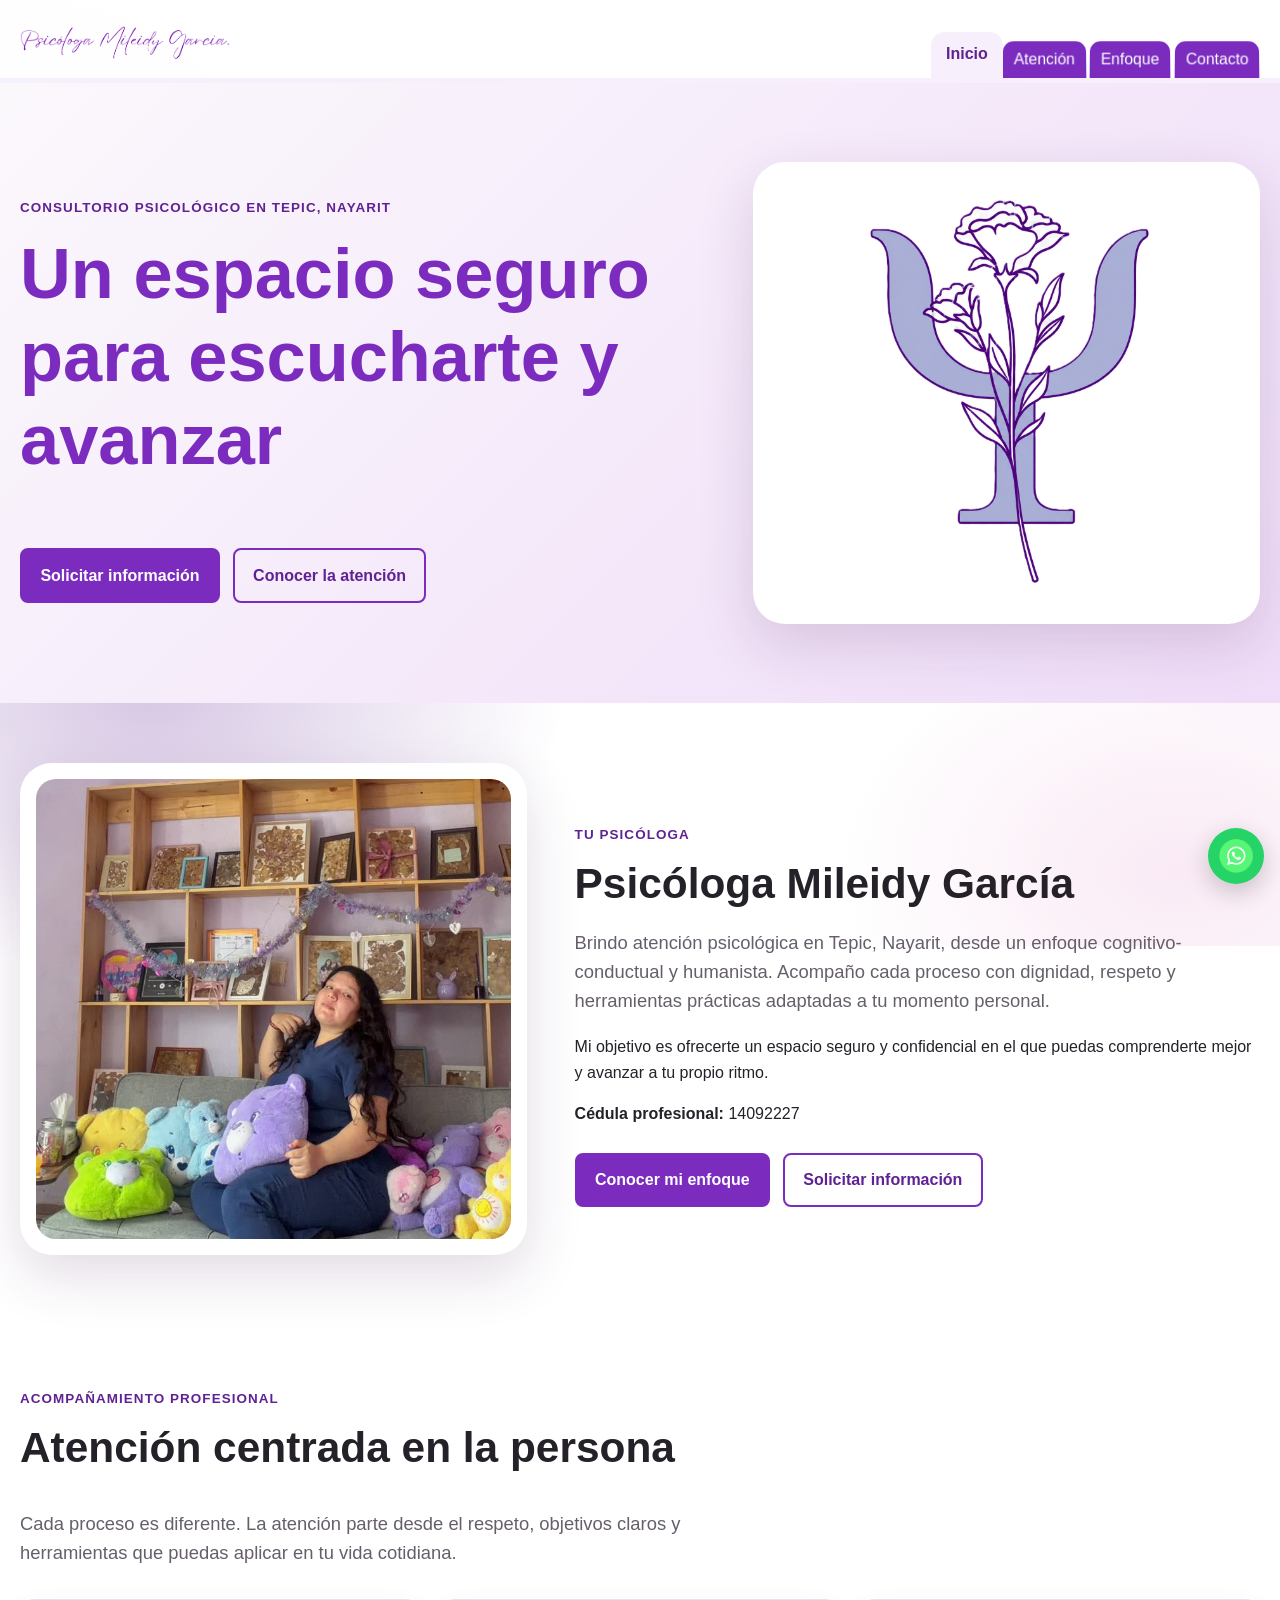
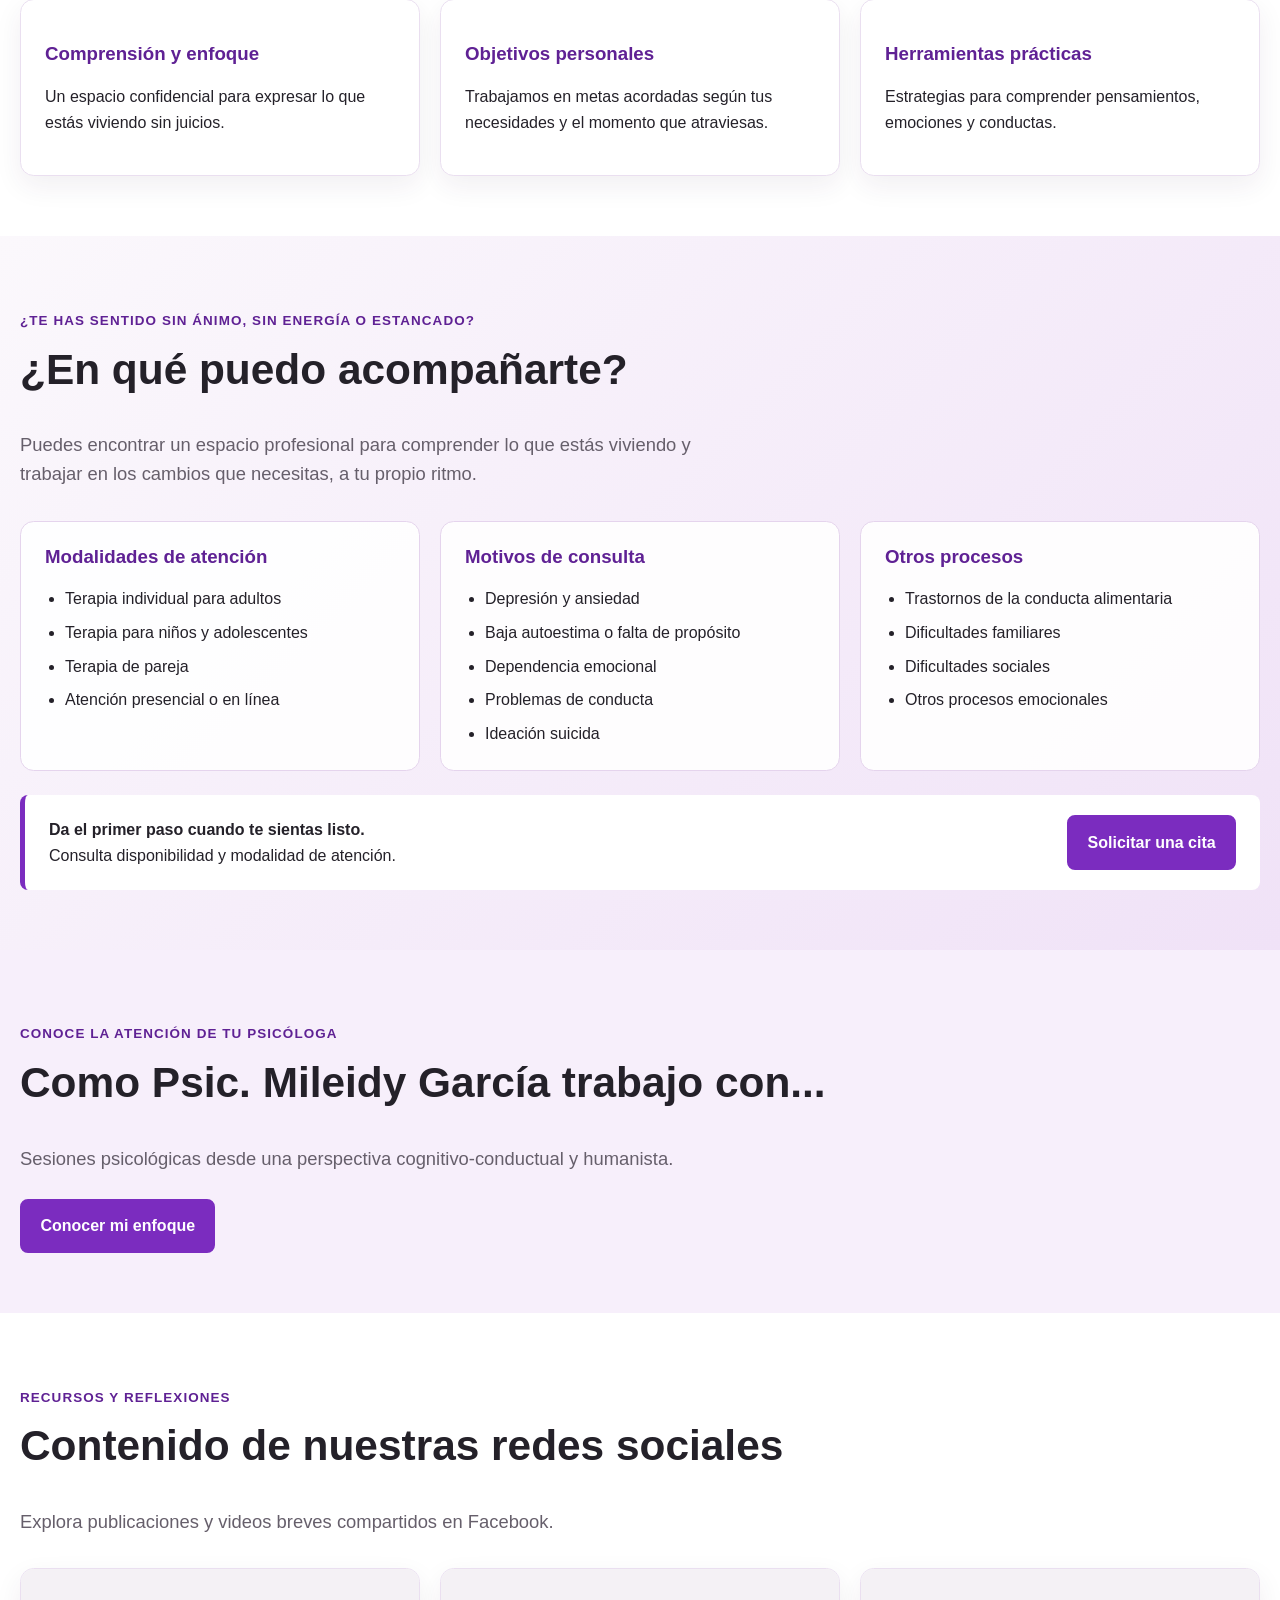
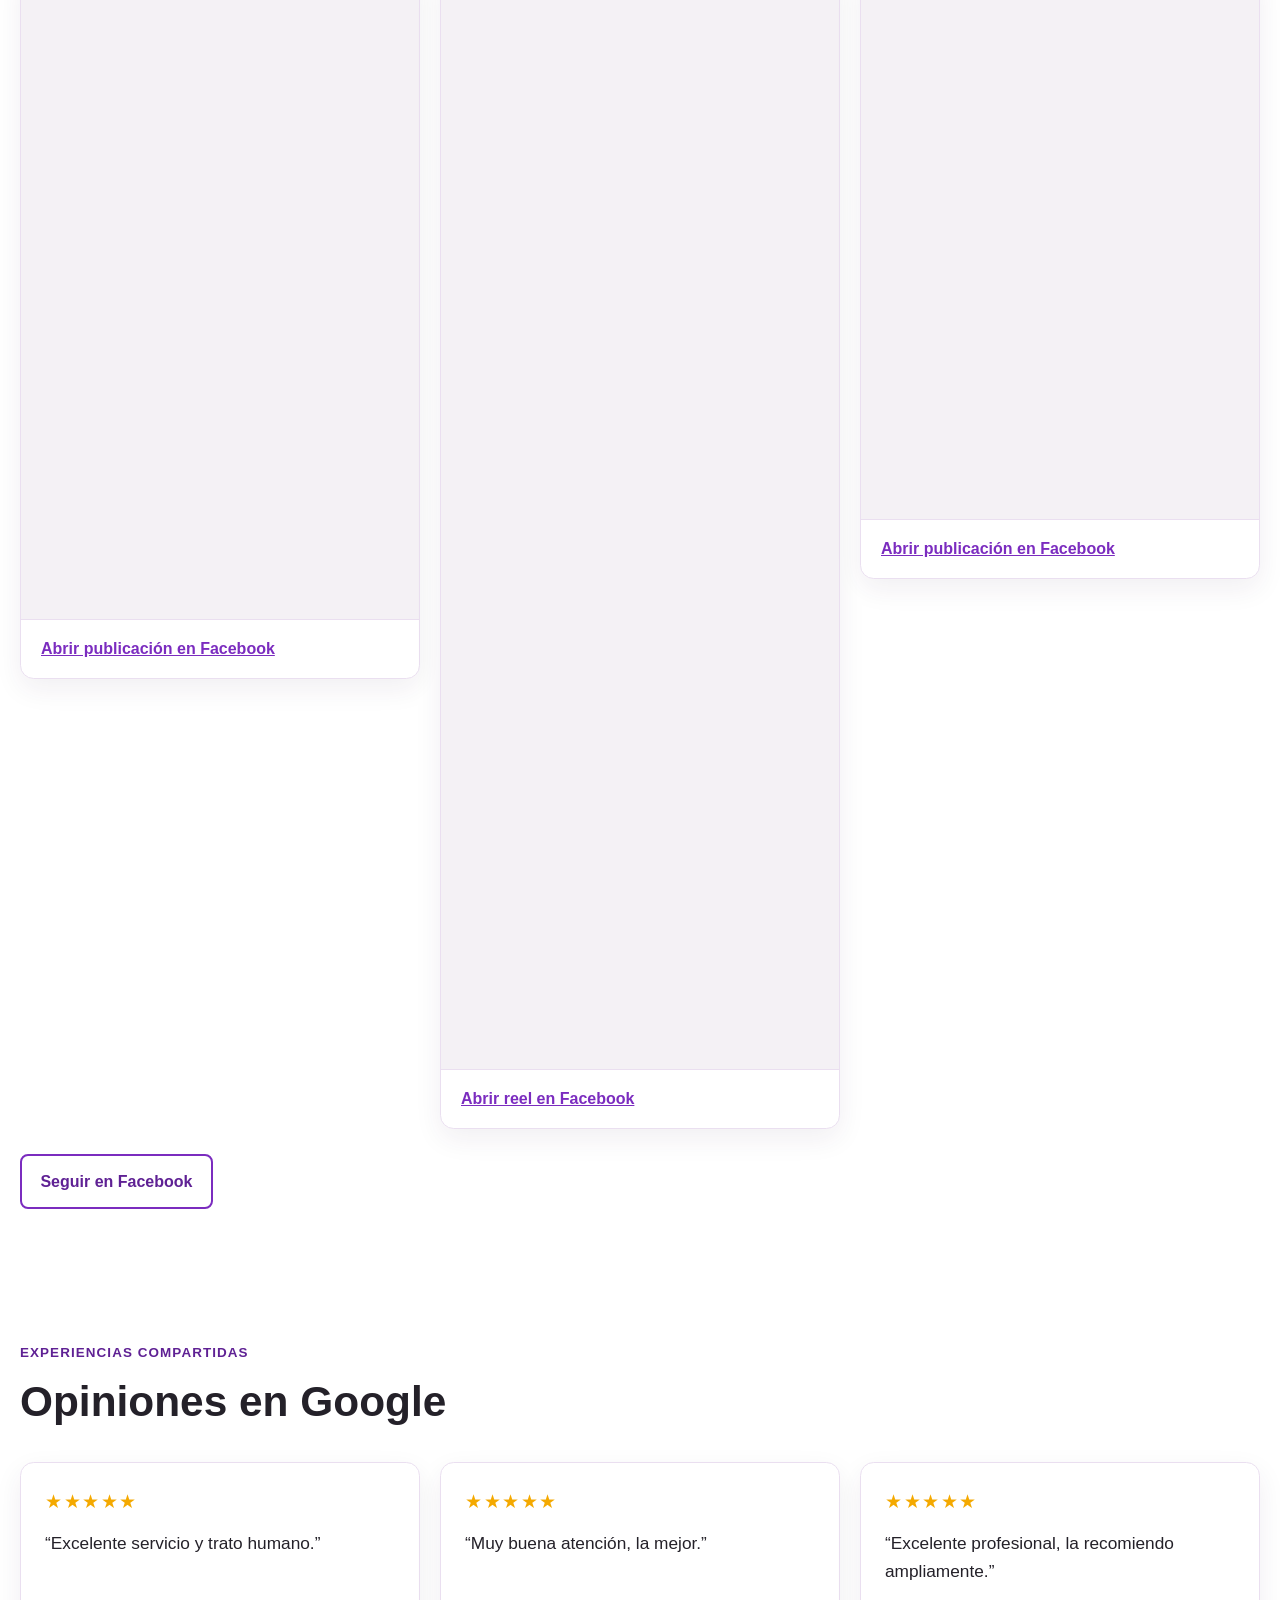
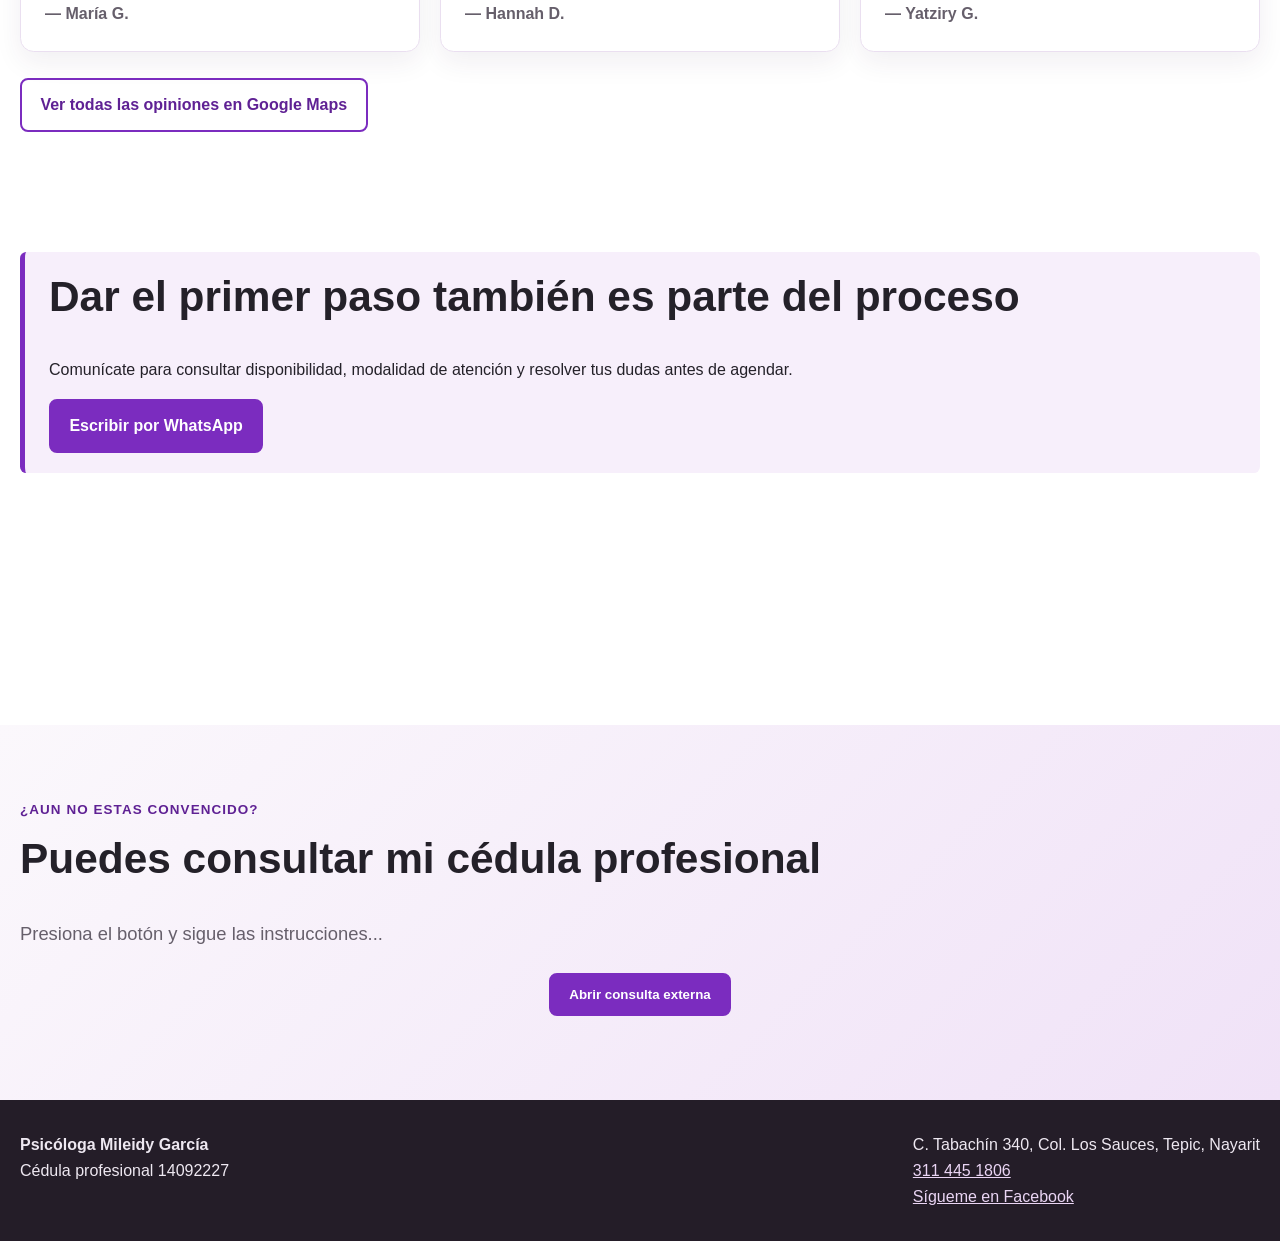
<file: index.html>
<!doctype html>
<html lang="es-MX">
<head>
  <meta charset="utf-8">
  <meta name="viewport" content="width=device-width, initial-scale=1">
  <meta name="description" content="Atención psicológica en Tepic, Nayarit, con la Psicóloga Mileidy García.">
  <title>Consultorio Psicológico</title>
  <link rel="icon" href="Imagenes/icono.ico">
  <link rel="stylesheet" href="Estilos/sitio.css">
  <style>
    /* Estilos mínimos para el modal de consulta externa */
    .consulta { text-align: center; margin: 1.5rem 0; }
    .modal-consulta { display: none; position: fixed; inset: 0; z-index: 1200; align-items: center; justify-content: center; }
    .modal-consulta.active { display: flex; }
    .modal-consulta .backdrop { position: absolute; inset: 0; background: rgba(0,0,0,0.5); }
    .modal-consulta .dialog { position: relative; width: 90%; max-width: 900px; height: 80%; background: #fff; border-radius: 6px; box-shadow: 0 10px 30px rgba(0,0,0,0.2); overflow: hidden; display: flex; flex-direction: column; }
    .modal-consulta .dialog iframe { border: 0; width: 100%; height: 100%; }
    .modal-consulta .close { position: absolute; right: 8px; top: 6px; background: transparent; border: none; font-size: 1.6rem; padding: 6px; cursor: pointer; }
    .consulta-toast { position: fixed; left: 50%; transform: translateX(-50%); bottom: 20px; background: rgba(0,0,0,0.85); color: #fff; padding: 0.6rem 1rem; border-radius: 6px; font-size: 0.95rem; z-index: 1300; display: none; }
    .consulta-toast.show { display: block; }
  </style>
  <!-- Popout de Halloween (octubre). Todo usa el prefijo hw- para no afectar el resto del sitio. -->
  <link rel="preconnect" href="https://fonts.googleapis.com">
  <link rel="preconnect" href="https://fonts.gstatic.com" crossorigin>
  <link rel="stylesheet" href="https://fonts.googleapis.com/css2?family=Creepster&display=swap">
  <style>
    .hw-modal { --hw-night: #1d1030; --hw-plum: #3a1d55; --hw-pumpkin: #ff7a1a; --hw-ember: #ffb347; --hw-slime: #b6f36a; --hw-ghost: #f6eefe;
      position: fixed; inset: 0; z-index: 1400; display: none; align-items: center; justify-content: center; padding: 16px; }
    .hw-modal.hw-open { display: flex; }
    .hw-backdrop { position: absolute; inset: 0; background: radial-gradient(circle at 50% 40%, rgba(58,29,85,.75), rgba(10,4,18,.88)); backdrop-filter: blur(3px); animation: hw-fade .4s ease both; }
    .hw-dialog { position: relative; width: 100%; max-width: 420px; max-height: calc(100vh - 32px); display: flex; flex-direction: column;
      background: linear-gradient(165deg, var(--hw-plum), var(--hw-night) 70%); color: var(--hw-ghost); border-radius: 22px; border: 2px solid rgba(255,122,26,.55);
      box-shadow: 0 0 0 6px rgba(255,122,26,.08), 0 0 40px rgba(255,122,26,.35), 0 25px 60px rgba(0,0,0,.6); overflow: hidden;
      animation: hw-rise .6s cubic-bezier(.2,1.3,.4,1) both; font-family: inherit; }
    .hw-head { position: relative; text-align: center; padding: 18px 48px 10px; }
    .hw-tag { display: inline-block; font-size: .72rem; letter-spacing: .14em; text-transform: uppercase; color: var(--hw-slime); background: rgba(182,243,106,.1); border: 1px dashed rgba(182,243,106,.5); padding: 3px 10px; border-radius: 999px; }
    .hw-title { margin: 8px 0 0; font-family: 'Creepster', cursive; font-weight: 400; font-size: clamp(1.9rem, 7vw, 2.4rem); line-height: 1; letter-spacing: .04em; color: var(--hw-pumpkin);
      text-shadow: 0 0 12px rgba(255,122,26,.6), 0 3px 0 #6b2a00; animation: hw-flicker 4s infinite; }
    .hw-body { position: relative; padding: 4px 18px 0; overflow: auto; flex: 1 1 auto; scrollbar-width: thin; scrollbar-color: var(--hw-pumpkin) transparent; }
    .hw-frame { position: relative; border-radius: 14px; padding: 4px; background: linear-gradient(135deg, var(--hw-pumpkin), #8e3bd6, var(--hw-slime)); }
    .hw-frame img { display: block; width: 100%; max-height: 62vh; object-fit: contain; border-radius: 11px; background: #7a2d0b; }
    .hw-foot { padding: 14px 18px 18px; display: flex; flex-direction: column; gap: 8px; text-align: center; }
    .hw-cta { display: inline-flex; align-items: center; justify-content: center; gap: 8px; padding: 12px 18px; border-radius: 999px; font-weight: 700; text-decoration: none;
      color: #2a1200; background: linear-gradient(180deg, var(--hw-ember), var(--hw-pumpkin)); box-shadow: 0 6px 0 #9c4100, 0 10px 20px rgba(255,122,26,.35); transition: transform .15s, box-shadow .15s; }
    .hw-cta:hover, .hw-cta:focus-visible { transform: translateY(-2px); box-shadow: 0 8px 0 #9c4100, 0 14px 26px rgba(255,122,26,.45); color: #2a1200; }
    .hw-cta:active { transform: translateY(3px); box-shadow: 0 3px 0 #9c4100; }
    .hw-later { background: none; border: 0; color: rgba(246,238,254,.7); font: inherit; font-size: .9rem; cursor: pointer; text-decoration: underline dotted; padding: 4px; }
    .hw-later:hover, .hw-later:focus-visible { color: var(--hw-slime); }
    .hw-close { position: absolute; top: 12px; right: 12px; z-index: 3; width: 36px; height: 36px; border-radius: 50%; border: 1px solid rgba(246,238,254,.25); background: rgba(0,0,0,.25); color: var(--hw-ghost); font-size: 1.4rem; line-height: 1; cursor: pointer; transition: transform .2s, background .2s; }
    .hw-close:hover, .hw-close:focus-visible { background: var(--hw-pumpkin); color: #2a1200; transform: rotate(90deg); }
    .hw-modal :focus-visible { outline: 2px solid var(--hw-slime); outline-offset: 2px; }
    /* Telaraña y araña colgante */
    .hw-web { position: absolute; top: 0; left: 0; width: 86px; height: 86px; opacity: .35; pointer-events: none; z-index: 2; }
    .hw-spider { position: absolute; top: 0; left: 64px; width: 2px; z-index: 2; pointer-events: none; transform-origin: top center; animation: hw-dangle 3.2s ease-in-out infinite; }
    .hw-spider::before { content: ""; display: block; width: 1px; height: 46px; margin: 0 auto; background: rgba(246,238,254,.5); }
    .hw-spider span { position: absolute; top: 42px; left: 50%; transform: translateX(-50%); font-size: 18px; filter: drop-shadow(0 2px 2px rgba(0,0,0,.5)); }
    /* Murciélagos y destellos */
    .hw-bat { position: absolute; z-index: 1; pointer-events: none; font-size: 22px; opacity: 0; filter: drop-shadow(0 0 6px rgba(142,59,214,.7)); }
    .hw-bat.b1 { top: 18%; animation: hw-fly 9s linear 1s infinite; }
    .hw-bat.b2 { top: 55%; font-size: 16px; animation: hw-fly 12s linear 4s infinite reverse; }
    .hw-spark { position: absolute; bottom: -10px; width: 6px; height: 6px; border-radius: 50%; background: var(--hw-ember); box-shadow: 0 0 8px var(--hw-pumpkin); opacity: 0; pointer-events: none; animation: hw-ember 6s ease-in infinite; }
    .hw-spark.s1 { left: 12%; animation-delay: .5s; } .hw-spark.s2 { left: 38%; animation-delay: 2.2s; background: var(--hw-slime); box-shadow: 0 0 8px var(--hw-slime); }
    .hw-spark.s3 { left: 67%; animation-delay: 3.6s; } .hw-spark.s4 { left: 88%; animation-delay: 1.4s; background: #c98bff; box-shadow: 0 0 8px #8e3bd6; }
    .hw-modal.hw-leaving .hw-dialog { animation: hw-vanish .35s ease-in both; }
    .hw-modal.hw-leaving .hw-backdrop { animation: hw-fade .35s ease-in reverse both; }
    /* Botón flotante: mismas medidas que .whatsapp (sitio.css), apilado justo encima */
    .hw-fab { position: fixed; right: 1rem; bottom: calc(1rem + 56px + 12px); z-index: 80; width: 56px; height: 56px; border-radius: 50%; padding: 0; cursor: pointer;
      border: 2px solid rgba(255,179,71,.8); background: radial-gradient(circle at 35% 30%, #4a2470, #1d1030 75%); box-shadow: 0 8px 24px rgba(0,0,0,.2), 0 0 14px rgba(255,122,26,.45);
      font-size: 28px; line-height: 1; display: flex; align-items: center; justify-content: center; animation: hw-pop .5s cubic-bezier(.2,1.4,.4,1) both, hw-wobble 5s ease-in-out 1s infinite; }
    .hw-fab[hidden] { display: none; }
    .hw-fab:hover, .hw-fab:focus-visible { box-shadow: 0 8px 24px rgba(0,0,0,.25), 0 0 22px rgba(255,122,26,.75); }
    .hw-fab:focus-visible { outline: 2px solid #b6f36a; outline-offset: 3px; }
    .hw-fab-tip { position: absolute; right: calc(100% + 10px); top: 50%; transform: translateY(-50%) translateX(6px); white-space: nowrap; pointer-events: none;
      background: #1d1030; color: #ffb347; border: 1px solid rgba(255,122,26,.6); font-size: .85rem; font-weight: 700; padding: 5px 10px; border-radius: 999px; opacity: 0; transition: opacity .2s, transform .2s; }
    .hw-fab:hover .hw-fab-tip, .hw-fab:focus-visible .hw-fab-tip { opacity: 1; transform: translateY(-50%); }
    @keyframes hw-pop { from { transform: scale(0) rotate(-90deg); } to { transform: none; } }
    @keyframes hw-wobble { 0%, 84%, 100% { transform: rotate(0); } 88% { transform: rotate(-14deg); } 92% { transform: rotate(12deg); } 96% { transform: rotate(-6deg); } }
    @media (prefers-reduced-motion: reduce) { .hw-fab { animation: none; } }
    /* Móviles: dejar aire respecto a las barras del navegador (dvh descuenta la barra de direcciones) */
    @media (max-width: 600px) {
      .hw-modal { padding: 28px 16px; padding-top: max(28px, env(safe-area-inset-top)); padding-bottom: max(28px, env(safe-area-inset-bottom)); }
      .hw-dialog { max-height: calc(100vh - 56px); max-height: calc(100dvh - 56px); }
      .hw-frame img { max-height: 52vh; max-height: 52dvh; }
    }
    @keyframes hw-fade { from { opacity: 0; } to { opacity: 1; } }
    @keyframes hw-rise { from { opacity: 0; transform: translateY(40px) scale(.92) rotate(-2deg); } to { opacity: 1; transform: none; } }
    @keyframes hw-vanish { to { opacity: 0; transform: translateY(-20px) scale(.9); filter: blur(6px); } }
    @keyframes hw-flicker { 0%, 18%, 22%, 62%, 64%, 100% { opacity: 1; } 20%, 63% { opacity: .55; } }
    @keyframes hw-dangle { 0%, 100% { transform: rotate(-6deg) scaleY(1); } 50% { transform: rotate(6deg) scaleY(1.25); } }
    @keyframes hw-fly { 0% { left: -30px; opacity: 0; transform: translateY(0); } 10% { opacity: .9; } 50% { transform: translateY(-18px); } 90% { opacity: .9; } 100% { left: calc(100% + 30px); opacity: 0; transform: translateY(0); } }
    @keyframes hw-ember { 0% { transform: translateY(0); opacity: 0; } 15% { opacity: .9; } 100% { transform: translateY(-260px) translateX(14px); opacity: 0; } }
    @media (prefers-reduced-motion: reduce) {
      .hw-modal *, .hw-modal *::before { animation: none !important; transition: none !important; }
      .hw-bat, .hw-spark { display: none; }
    }
  </style>
  <!-- Popout de Día de Muertos (noviembre). Todo usa el prefijo dm- para no chocar con el de Halloween (hw-) ni con el resto del sitio. -->
  <link rel="stylesheet" href="https://fonts.googleapis.com/css2?family=Sancreek&display=swap">
  <style>
    /* Paleta Día de Muertos: noche morada, cempasúchil, oro, rosa mexicano, turquesa y hueso */
    .dm-modal { --dm-fondo: #1a0b24; --dm-base: #4b1248; --dm-primario: #ff9f1c; --dm-claro: #ffd166; --dm-acento: #ff2e88; --dm-acento2: #2ec4b6; --dm-texto: #fff4e6; --dm-sombra: #7a3200;
      position: fixed; inset: 0; z-index: 1400; display: none; align-items: center; justify-content: center; padding: 16px; }
    .dm-modal.dm-open { display: flex; }
    .dm-backdrop { position: absolute; inset: 0; background: radial-gradient(circle at 50% 40%, rgba(75,18,72,.75), rgba(12,4,16,.88)); backdrop-filter: blur(3px); animation: dm-fade .4s ease both; }
    .dm-dialog { position: relative; width: 100%; max-width: 420px; max-height: calc(100vh - 32px); display: flex; flex-direction: column;
      background: linear-gradient(165deg, var(--dm-base), var(--dm-fondo) 70%); color: var(--dm-texto); border-radius: 22px; border: 2px solid rgba(255,159,28,.6);
      box-shadow: 0 0 0 6px rgba(255,46,136,.08), 0 0 40px rgba(255,159,28,.35), 0 25px 60px rgba(0,0,0,.6); overflow: hidden;
      animation: dm-rise .6s cubic-bezier(.2,1.3,.4,1) both; font-family: inherit; }
    .dm-head { position: relative; text-align: center; padding: 44px 48px 10px; }
    .dm-tag { display: inline-block; font-size: .72rem; letter-spacing: .14em; text-transform: uppercase; color: var(--dm-claro); background: rgba(255,209,102,.1); border: 1px dashed rgba(255,209,102,.55); padding: 3px 10px; border-radius: 999px; }
    .dm-title { margin: 8px 0 0; font-family: 'Sancreek', cursive; font-weight: 400; font-size: clamp(1.8rem, 7vw, 2.3rem); line-height: 1.05; letter-spacing: .02em; color: var(--dm-primario);
      text-shadow: 0 0 12px rgba(255,159,28,.55), 0 3px 0 var(--dm-sombra); animation: dm-glow 3.5s ease-in-out infinite; }
    .dm-body { position: relative; padding: 4px 18px 0; overflow: auto; flex: 1 1 auto; scrollbar-width: thin; scrollbar-color: var(--dm-primario) transparent; }
    .dm-frame { position: relative; border-radius: 14px; padding: 4px; background: linear-gradient(135deg, var(--dm-primario), var(--dm-acento), var(--dm-acento2)); }
    .dm-frame img { display: block; width: 100%; height: auto; max-height: 62vh; object-fit: contain; border-radius: 11px; background: #000; }
    .dm-foot { padding: 14px 18px 18px; display: flex; flex-direction: column; gap: 8px; text-align: center; }
    .dm-cta { display: inline-flex; align-items: center; justify-content: center; gap: 8px; padding: 12px 18px; border-radius: 999px; font-weight: 700; text-decoration: none;
      color: #2a1200; background: linear-gradient(180deg, var(--dm-claro), var(--dm-primario)); box-shadow: 0 6px 0 #a35a00, 0 10px 20px rgba(255,159,28,.35); transition: transform .15s, box-shadow .15s; }
    .dm-cta:hover, .dm-cta:focus-visible { transform: translateY(-2px); box-shadow: 0 8px 0 #a35a00, 0 14px 26px rgba(255,159,28,.45); color: #2a1200; }
    .dm-cta:active { transform: translateY(3px); box-shadow: 0 3px 0 #a35a00; }
    .dm-later { background: none; border: 0; color: rgba(255,244,230,.7); font: inherit; font-size: .9rem; cursor: pointer; text-decoration: underline dotted; padding: 4px; }
    .dm-later:hover, .dm-later:focus-visible { color: var(--dm-claro); }
    .dm-close { position: absolute; top: 40px; right: 12px; z-index: 3; width: 36px; height: 36px; border-radius: 50%; border: 1px solid rgba(255,244,230,.25); background: rgba(0,0,0,.25); color: var(--dm-texto); font-size: 1.4rem; line-height: 1; cursor: pointer; transition: transform .2s, background .2s; }
    .dm-close:hover, .dm-close:focus-visible { background: var(--dm-primario); color: #2a1200; transform: rotate(90deg); }
    .dm-modal :focus-visible { outline: 2px solid var(--dm-acento2); outline-offset: 2px; }
    /* Papel picado colgando del borde superior */
    .dm-picado { position: absolute; top: 0; left: 0; width: 100%; height: 38px; pointer-events: none; z-index: 2; filter: drop-shadow(0 2px 2px rgba(0,0,0,.35)); }
    .dm-picado use { transform-box: fill-box; transform-origin: top center; animation: dm-sway 3.6s ease-in-out infinite; }
    .dm-picado use:nth-of-type(2n) { animation-delay: -1.2s; }
    .dm-picado use:nth-of-type(3n) { animation-delay: -2.4s; }
    /* Pétalos de cempasúchil cayendo y chispas de vela */
    .dm-petal { position: absolute; top: -24px; z-index: 1; pointer-events: none; font-size: 18px; opacity: 0; filter: drop-shadow(0 0 5px rgba(255,159,28,.6)); animation: dm-fall 10s linear infinite; }
    .dm-petal.p1 { left: 8%; animation-delay: .8s; }
    .dm-petal.p2 { left: 34%; font-size: 14px; animation-delay: 4.2s; animation-duration: 12s; }
    .dm-petal.p3 { left: 62%; animation-delay: 2.4s; animation-duration: 11s; }
    .dm-petal.p4 { left: 86%; font-size: 15px; animation-delay: 6s; }
    .dm-spark { position: absolute; bottom: -10px; width: 6px; height: 6px; border-radius: 50%; background: var(--dm-claro); box-shadow: 0 0 8px var(--dm-primario); opacity: 0; pointer-events: none; animation: dm-ember 6s ease-in infinite; }
    .dm-spark.s1 { left: 12%; animation-delay: .5s; } .dm-spark.s2 { left: 38%; animation-delay: 2.2s; background: var(--dm-acento); box-shadow: 0 0 8px var(--dm-acento); }
    .dm-spark.s3 { left: 67%; animation-delay: 3.6s; } .dm-spark.s4 { left: 88%; animation-delay: 1.4s; background: var(--dm-acento2); box-shadow: 0 0 8px var(--dm-acento2); }
    .dm-modal.dm-leaving .dm-dialog { animation: dm-vanish .35s ease-in both; }
    .dm-modal.dm-leaving .dm-backdrop { animation: dm-fade .35s ease-in reverse both; }
    /* Perrito fantasma: flota a la izquierda del popout; en móvil se asoma pequeño por la esquina inferior izquierda */
    .dm-ghost { position: absolute; z-index: 2; pointer-events: none; width: 150px; height: auto; top: 50%; left: calc(50% - 210px - 165px); opacity: 0;
      filter: drop-shadow(0 0 14px rgba(120,170,255,.75)) drop-shadow(0 0 30px rgba(46,196,182,.35));
      animation: dm-ghost-in .9s ease-out .5s forwards, dm-ghost-float 4.5s ease-in-out 1.4s infinite; }
    .dm-modal.dm-leaving .dm-ghost { animation: dm-ghost-out .35s ease-in forwards; }
    @media (max-width: 760px) {
      .dm-ghost { width: 76px; top: auto; left: 6px; bottom: max(8px, env(safe-area-inset-bottom)); }
    }
    @keyframes dm-ghost-in { from { opacity: 0; transform: translate(-30px, -50%) scale(.85); } to { opacity: .92; transform: translate(0, -50%); } }
    @keyframes dm-ghost-float { 0%, 100% { opacity: .92; transform: translate(0, -50%) rotate(-3deg); } 50% { opacity: .7; transform: translate(8px, calc(-50% - 16px)) rotate(3deg); } }
    @keyframes dm-ghost-out { to { opacity: 0; transform: translate(-20px, calc(-50% - 30px)) scale(.9); filter: blur(4px); } }
    @media (max-width: 760px) {
      @keyframes dm-ghost-in { from { opacity: 0; transform: translateY(20px) scale(.85); } to { opacity: .92; transform: none; } }
      @keyframes dm-ghost-float { 0%, 100% { opacity: .92; transform: rotate(-3deg); } 50% { opacity: .7; transform: translate(4px, -10px) rotate(3deg); } }
      @keyframes dm-ghost-out { to { opacity: 0; transform: translateY(-20px) scale(.9); filter: blur(4px); } }
    }
    .dm-fab img { width: 40px; height: auto; display: block; filter: drop-shadow(0 0 6px rgba(120,170,255,.8)); }
    /* Botón flotante: mismas medidas que .whatsapp (sitio.css), apilado justo encima */
    .dm-fab { position: fixed; right: 1rem; bottom: calc(1rem + 56px + 12px); z-index: 80; width: 56px; height: 56px; border-radius: 50%; padding: 0; cursor: pointer;
      border: 2px solid rgba(255,159,28,.85); background: radial-gradient(circle at 35% 30%, #6a1d63, #1a0b24 75%); box-shadow: 0 8px 24px rgba(0,0,0,.2), 0 0 14px rgba(255,46,136,.45);
      font-size: 28px; line-height: 1; display: flex; align-items: center; justify-content: center; animation: dm-pop .5s cubic-bezier(.2,1.4,.4,1) both, dm-wobble 5s ease-in-out 1s infinite; }
    .dm-fab[hidden] { display: none; }
    .dm-fab:hover, .dm-fab:focus-visible { box-shadow: 0 8px 24px rgba(0,0,0,.25), 0 0 22px rgba(255,159,28,.75); }
    .dm-fab:focus-visible { outline: 2px solid #2ec4b6; outline-offset: 3px; }
    .dm-fab-tip { position: absolute; right: calc(100% + 10px); top: 50%; transform: translateY(-50%) translateX(6px); white-space: nowrap; pointer-events: none;
      background: #1a0b24; color: #ffd166; border: 1px solid rgba(255,46,136,.6); font-size: .85rem; font-weight: 700; padding: 5px 10px; border-radius: 999px; opacity: 0; transition: opacity .2s, transform .2s; }
    .dm-fab:hover .dm-fab-tip, .dm-fab:focus-visible .dm-fab-tip { opacity: 1; transform: translateY(-50%); }
    @keyframes dm-pop { from { transform: scale(0) rotate(-90deg); } to { transform: none; } }
    @keyframes dm-wobble { 0%, 84%, 100% { transform: rotate(0); } 88% { transform: rotate(-14deg); } 92% { transform: rotate(12deg); } 96% { transform: rotate(-6deg); } }
    @media (prefers-reduced-motion: reduce) { .dm-fab { animation: none; } }
    /* Móviles: dejar aire respecto a las barras del navegador (dvh descuenta la barra de direcciones) */
    @media (max-width: 600px) {
      .dm-modal { padding: 28px 16px; padding-top: max(28px, env(safe-area-inset-top)); padding-bottom: max(28px, env(safe-area-inset-bottom)); }
      .dm-dialog { max-height: calc(100vh - 56px); max-height: calc(100dvh - 56px); }
      .dm-frame img { max-height: 52vh; max-height: 52dvh; }
    }
    @keyframes dm-fade { from { opacity: 0; } to { opacity: 1; } }
    @keyframes dm-rise { from { opacity: 0; transform: translateY(40px) scale(.92) rotate(-2deg); } to { opacity: 1; transform: none; } }
    @keyframes dm-vanish { to { opacity: 0; transform: translateY(-20px) scale(.9); filter: blur(6px); } }
    @keyframes dm-glow { 0%, 100% { text-shadow: 0 0 10px rgba(255,159,28,.45), 0 3px 0 var(--dm-sombra); } 50% { text-shadow: 0 0 20px rgba(255,159,28,.85), 0 0 34px rgba(255,46,136,.35), 0 3px 0 var(--dm-sombra); } }
    @keyframes dm-sway { 0%, 100% { transform: rotate(-3deg); } 50% { transform: rotate(3deg); } }
    @keyframes dm-fall { 0% { transform: translateY(0) rotate(0); opacity: 0; } 8% { opacity: .9; } 50% { transform: translateY(260px) translateX(18px) rotate(180deg); } 90% { opacity: .8; } 100% { transform: translateY(560px) translateX(-10px) rotate(360deg); opacity: 0; } }
    @keyframes dm-ember { 0% { transform: translateY(0); opacity: 0; } 15% { opacity: .9; } 100% { transform: translateY(-260px) translateX(14px); opacity: 0; } }
    @media (prefers-reduced-motion: reduce) {
      .dm-modal *, .dm-modal *::before { animation: none !important; transition: none !important; }
      .dm-petal, .dm-spark { display: none; }
      .dm-ghost { opacity: .92; transform: translateY(-50%); }
    }
    @media (prefers-reduced-motion: reduce) and (max-width: 760px) { .dm-ghost { transform: none; } }
  </style>
  <script src="Javascript/seguridad.js"></script>
</head>
<body>
  <a class="skip-link" href="#contenido">Saltar al contenido</a>
  <header class="site-header">
    <div class="nav-wrap">
      <a class="brand" href="index.html"><img src="Imagenes/logotxt.png" alt="Psicóloga Mileidy García"></a>
      <nav class="nav" aria-label="Navegación principal">
        <span aria-current="page">Inicio</span><a href="atencion.html">Atención</a><a href="enfoque.html">Enfoque</a><a href="contacto.html">Contacto</a>
      </nav>
    </div>
  </header>
  <main id="contenido">
    <section class="hero">
      <div class="hero-grid">
        <div>
          <p class="eyebrow">Consultorio psicológico en Tepic, Nayarit</p>
          <h1 id="bienvenida">Un espacio seguro para escucharte y avanzar</h1>
          <br>
          <div class="actions"><a class="button" href="contacto.html#cita">Solicitar información</a><a class="button secondary" href="atencion.html">Conocer la atención</a></div>
        </div>
        <div class="portrait"><img src="Imagenes/contenido.png" alt="Ilustración representativa del consultorio de la Psicóloga Mileidy García"></div>
      </div>
    </section>
    <section class="section presentation">
      <div class="presentation-grid">
        <div class="presentation-photo"><img src="Imagenes/presentacion.jpeg" alt="Psicóloga Mileidy García"></div>
        <div class="presentation-text">
          <p class="eyebrow">Tu psicóloga</p>
          <h2>Psicóloga Mileidy García</h2>
          <p class="lead">Brindo atención psicológica en Tepic, Nayarit, desde un enfoque cognitivo-conductual y humanista. Acompaño cada proceso con dignidad, respeto y herramientas prácticas adaptadas a tu momento personal.</p>
          <p>Mi objetivo es ofrecerte un espacio seguro y confidencial en el que puedas comprenderte mejor y avanzar a tu propio ritmo.</p>
          <p><strong>Cédula profesional:</strong> 14092227</p>
          <div class="actions"><a class="button" href="enfoque.html">Conocer mi enfoque</a><a class="button secondary" href="contacto.html#cita">Solicitar información</a></div>
        </div>
      </div>
    </section>
    <section class="section">
      <p class="eyebrow">Acompañamiento profesional</p>
      <h2>Atención centrada en la persona</h2>
      <p class="lead">Cada proceso es diferente. La atención parte desde el respeto, objetivos claros y herramientas que puedas aplicar en tu vida cotidiana.</p>
      <div class="cards">
        <article class="card"><h3>Comprensión y enfoque</h3><p>Un espacio confidencial para expresar lo que estás viviendo sin juicios.</p></article>
        <article class="card"><h3>Objetivos personales</h3><p>Trabajamos en metas acordadas según tus necesidades y el momento que atraviesas.</p></article>
        <article class="card"><h3>Herramientas prácticas</h3><p>Estrategias para comprender pensamientos, emociones y conductas.</p></article>
      </div>
    </section>
    <section class="support-section">
      <div class="section">
        <p class="eyebrow">¿Te has sentido sin ánimo, sin energía o estancado?</p>
        <h2>¿En qué puedo acompañarte?</h2>
        <p class="lead">Puedes encontrar un espacio profesional para comprender lo que estás viviendo y trabajar en los cambios que necesitas, a tu propio ritmo.</p>
        <div class="support-grid">
          <article class="support-card">
            <h3>Modalidades de atención</h3>
            <ul>
              <li>Terapia individual para adultos</li>
              <li>Terapia para niños y adolescentes</li>
              <li>Terapia de pareja</li>
              <li>Atención presencial o en línea</li>
            </ul>
          </article>
          <article class="support-card">
            <h3>Motivos de consulta</h3>
            <ul>
              <li>Depresión y ansiedad</li>
              <li>Baja autoestima o falta de propósito</li>
              <li>Dependencia emocional</li>
              <li>Problemas de conducta</li>
              <li>Ideación suicida</li>
            </ul>
          </article>
          <article class="support-card">
            <h3>Otros procesos</h3>
            <ul>
              <li>Trastornos de la conducta alimentaria</li>
              <li>Dificultades familiares</li>
              <li>Dificultades sociales</li>
              <li>Otros procesos emocionales</li>
            </ul>
          </article>
        </div>
        <div class="support-cta">
          <div><strong>Da el primer paso cuando te sientas listo.</strong><br>Consulta disponibilidad y modalidad de atención.</div>
          <a class="button" href="contacto.html#cita">Solicitar una cita</a>
        </div>
      </div>
    </section>
    <section class="soft"><div class="section"><p class="eyebrow">Conoce la atención de tu psicóloga</p><h2>Como Psic. Mileidy García trabajo con...</h2><p class="lead">Sesiones psicológicas desde una perspectiva cognitivo-conductual y humanista.</p><div class="actions"><a class="button" href="enfoque.html">Conocer mi enfoque</a></div></div></section>
    <section class="section social-content" aria-labelledby="contenido-facebook">
      <p class="eyebrow">Recursos y reflexiones</p>
      <h2 id="contenido-facebook">Contenido de nuestras redes sociales</h2>
      <p class="lead">Explora publicaciones y videos breves compartidos en Facebook.</p>
      <div class="social-grid">
        <article class="social-card">
          <iframe class="facebook-embed facebook-embed--post-tall" title="Publicación de Facebook de la Psicóloga Mileidy García" src="https://www.facebook.com/plugins/post.php?href=https%3A%2F%2Fwww.facebook.com%2F61567197522178%2Fposts%2F122192865452573250%2F&amp;show_text=true&amp;width=500" width="500" height="650" loading="lazy" allow="autoplay; clipboard-write; encrypted-media; picture-in-picture; web-share"></iframe>
          <p class="embed-fallback"><a href="https://www.facebook.com/61567197522178/posts/122192865452573250/" target="_blank" rel="noopener">Abrir publicación en Facebook</a></p>
        </article>
        <article class="social-card">
          <iframe class="facebook-embed facebook-embed--video" title="Video de Facebook de la Psicóloga Mileidy García" src="https://www.facebook.com/plugins/post.php?href=https%3A%2F%2Fwww.facebook.com%2F61567197522178%2Fposts%2F122183956508573250%2F&amp;show_text=true&amp;width=500" width="500" height="1100" loading="lazy" allow="autoplay; clipboard-write; encrypted-media; picture-in-picture; web-share" allowfullscreen></iframe>
          <p class="embed-fallback"><a href="https://www.facebook.com/61567197522178/posts/122183956508573250/" target="_blank" rel="noopener">Abrir reel en Facebook</a></p>
        </article>
        <article class="social-card">
          <iframe class="facebook-embed facebook-embed--post-short" title="Publicación de Facebook de la Psicóloga Mileidy García" src="https://www.facebook.com/plugins/post.php?href=https%3A%2F%2Fwww.facebook.com%2F61567197522178%2Fposts%2F122172177302573250%2F&amp;show_text=true&amp;width=500" width="500" height="550" loading="lazy" allow="autoplay; clipboard-write; encrypted-media; picture-in-picture; web-share"></iframe>
          <p class="embed-fallback"><a href="https://www.facebook.com/61567197522178/posts/122172177302573250/" target="_blank" rel="noopener">Abrir publicación en Facebook</a></p>
        </article>
      </div>
      <div class="actions"><a class="button secondary" href="https://www.facebook.com/people/Psic%C3%B3loga-Mileidy-Garc%C3%ADa/61567197522178/" target="_blank" rel="noopener">Seguir en Facebook</a></div>
    </section>
    <section class="section reviews" aria-labelledby="opiniones-titulo">
      <p class="eyebrow">Experiencias compartidas</p>
      <h2 id="opiniones-titulo">Opiniones en Google</h2>
      <div class="review-grid">
        <article class="review-card">
          <p class="stars" aria-label="5 de 5 estrellas">★★★★★</p>
          <blockquote>“Excelente servicio y trato humano.”</blockquote>
          <p class="review-author">— María G.</p>
        </article>
        <article class="review-card">
          <p class="stars" aria-label="5 de 5 estrellas">★★★★★</p>
          <blockquote>“Muy buena atención, la mejor.”</blockquote>
          <p class="review-author">— Hannah D.</p>
        </article>
        <article class="review-card">
          <p class="stars" aria-label="5 de 5 estrellas">★★★★★</p>
          <blockquote>“Excelente profesional, la recomiendo ampliamente.”</blockquote>
          <p class="review-author">— Yatziry G.</p>
        </article>
      </div>
      <div class="actions"><a class="button secondary" href="https://maps.app.goo.gl/YX71XAP26zw3qc53A" target="_blank" rel="noopener">Ver todas las opiniones en Google Maps</a></div>
    </section>
    <section class="section"><div class="notice"><h2>Dar el primer paso también es parte del proceso</h2><p>Comunícate para consultar disponibilidad, modalidad de atención y resolver tus dudas antes de agendar.</p><a class="button" href="https://wa.me/523114451806" target="_blank" rel="noopener">Escribir por WhatsApp</a></div></section>
  </main>
  <div class="background-showcase" aria-hidden="true"></div>
  <section class="support-section">
      <div class="section">
        <p class="eyebrow">¿Aun no estas convencido?</p>
        <h2>Puedes consultar mi cédula profesional</h2>
        <p class="lead">Presiona el botón y sigue las instrucciones...</p>
        <div class="consulta" id="consulta-section">
          <button id="open-consulta" class="button" data-url="https://cedulaprofesional.sep.gob.mx/">Abrir consulta externa</button>
          <div id="consulta-fallback" style="display:none; margin-top:.6rem; font-size:.95rem;">
            Esta página no permite embebido. <a id="consulta-openlink" href="https://cedulaprofesional.sep.gob.mx/" target="_blank" rel="noopener">Abrir en nueva pestaña</a>
          </div>
        </div>
        <div id="consulta-modal" class="modal-consulta" aria-hidden="true">
    <div class="backdrop" id="consulta-backdrop" tabindex="-1"></div>
    <div class="dialog" role="dialog" aria-modal="true" aria-label="Consulta mi cédula profesional 👩‍🏫">
      <button class="close" id="close-consulta" aria-label="Cerrar">×</button>
      <iframe id="consulta-iframe" title="Consulta externa" src="" loading="lazy"></iframe>
    </div>
  </div>
    </section>
  
  <div id="consulta-toast" class="consulta-toast" role="status" aria-live="polite"></div>
  <script>
    document.addEventListener('DOMContentLoaded', function () {
      var openBtn = document.getElementById('open-consulta');
      var modal = document.getElementById('consulta-modal');
      var backdrop = document.getElementById('consulta-backdrop');
      var closeBtn = document.getElementById('close-consulta');
      var iframe = document.getElementById('consulta-iframe');
      var toast = document.getElementById('consulta-toast');
      var sequenceTimers = [];
      var repeatInterval = null;
      var copyTimestamp = null;
      function copyToClipboard(text) {
        if (navigator.clipboard && navigator.clipboard.writeText) {
          return navigator.clipboard.writeText(text);
        }
        return new Promise(function (resolve, reject) {
          var ta = document.createElement('textarea');
          ta.value = text;
          ta.setAttribute('readonly', '');
          ta.style.position = 'absolute';
          ta.style.left = '-9999px';
          document.body.appendChild(ta);
          ta.select();
          try { document.execCommand('copy'); resolve(); } catch (e) { reject(e); }
          document.body.removeChild(ta);
        });
      }
      function showToast(message, ms) {
        ms = ms || 3000;
        if (!toast) return;
        toast.textContent = message;
        toast.classList.add('show');
        toast.setAttribute('aria-hidden', 'false');
        clearTimeout(toast._timeout);
        toast._timeout = setTimeout(function () { toast.classList.remove('show'); toast.setAttribute('aria-hidden', 'true'); }, ms);
      }
      function openModal(url) {
        if (!url) return;
        // este método ya no abre ventanas; solamente asigna la URL al iframe
        iframe.src = url;
      }
      function closeModal() {
        try { iframe.src = ''; } catch (e) {}
        modal.classList.remove('active');
        modal.setAttribute('aria-hidden', 'true');
        document.body.style.overflow = '';
        // ocultar nota de fallback si estaba visible
        try { var fallbackEl = document.getElementById('consulta-fallback'); if (fallbackEl) fallbackEl.style.display = 'none'; } catch (e) {}
        // limpiar timers de secuencia y repetidor
        try { if (repeatInterval) { clearInterval(repeatInterval); repeatInterval = null; } } catch (e) {}
        try { sequenceTimers.forEach(function (t) { clearTimeout(t); }); sequenceTimers = []; } catch (e) {}
        // ocultar cualquier toast visible
        try { if (toast && toast._timeout) { clearTimeout(toast._timeout); toast._timeout = null; toast.classList.remove('show'); toast.setAttribute('aria-hidden','true'); } } catch (e) {}
      }
      if (openBtn) openBtn.addEventListener('click', function () {
        var url = openBtn.dataset.url;
        var cedula = '14092227';
        // copiar primero
        copyToClipboard(cedula).then(function () {
          showToast('Cédula ' + cedula + ' de Psic. Mileidy copiada ✅');
          try { copyTimestamp = Date.now(); } catch (e) { copyTimestamp = null; }
        }).catch(function () {
          showToast('No se pudo copiar automáticamente');
          try { copyTimestamp = Date.now(); } catch (e) { copyTimestamp = null; }
        }).finally(function () {
            // Intento único: mostrar modal primero para forzar carga del iframe, luego asignar src.
            var loaded = false;
            var fallbackEl = document.getElementById('consulta-fallback');
            var linkEl = document.getElementById('consulta-openlink');
            if (linkEl) linkEl.href = url;
            if (fallbackEl) fallbackEl.style.display = 'none';
            // mostrar modal antes de asignar src (ayuda cuando el navegador no carga iframes ocultos)
            modal.classList.add('active');
            modal.setAttribute('aria-hidden', 'false');
            document.body.style.overflow = 'hidden';
            // asignar onload: cuando cargue, mostrar mensaje instructivo tras breve retraso
            iframe.onload = function () {
              loaded = true;
              // limpiar cualquier secuencia previa
              try { if (repeatInterval) { clearInterval(repeatInterval); repeatInterval = null; } } catch (e) {}
              try { sequenceTimers.forEach(function (t) { clearTimeout(t); }); sequenceTimers = []; } catch (e) {}
              var gap = 4500; // ~4.5s entre toasts
              // calcular delay para el primer toast para que haya ~5000ms desde la copia
              var desiredSinceCopy = 5000;
              var elapsed = copyTimestamp ? (Date.now() - copyTimestamp) : 0;
              var baseDelay = Math.max(desiredSinceCopy - elapsed, 0);
              function showSequence() {
                          // primer toast
                          sequenceTimers.push(setTimeout(function () { if (modal.classList.contains('active')) showToast('1.-Has un poco de scroll hacia abajo si es necesario'); }, baseDelay));
                          // segundo toast
                          sequenceTimers.push(setTimeout(function () { if (modal.classList.contains('active')) showToast('2.-Selecciona la pestaña [Número de cédula]'); }, baseDelay + gap));
                          // tercer toast
                          sequenceTimers.push(setTimeout(function () { if (modal.classList.contains('active')) showToast('3.-Pega el no. de cédula (SE COPIO EN AUTOMATICO) y da clic en buscar 🎉'); }, baseDelay + gap * 2));
                          // cuarto toast
                          sequenceTimers.push(setTimeout(function () { if (modal.classList.contains('active')) showToast('4.- ¡¡¡Y listo!!! el sistema te arrojará la información ✅'); }, baseDelay + gap * 3));
              }
              // mostrar la secuencia inmediatamente
              showSequence();
              // mientras el modal permanezca abierto, repetir cada 16s
              repeatInterval = setInterval(function () {
                if (!modal.classList.contains('active')) return;
                showSequence();
              }, 22000);
            };
            try { iframe.src = url; } catch (e) { /* ignore */ }

    
        });
      });
      if (closeBtn) closeBtn.addEventListener('click', closeModal);
      if (backdrop) backdrop.addEventListener('click', closeModal);
      document.addEventListener('keydown', function (e) { if (e.key === 'Escape' && modal.classList.contains('active')) closeModal(); });
    });
  </script>
  <footer class="site-footer"><div class="footer-wrap"><div><strong>Psicóloga Mileidy García</strong><br>Cédula profesional 14092227</div><div>C. Tabachín 340, Col. Los Sauces, Tepic, Nayarit<br><a href="tel:+523114451806">311 445 1806</a><br><a href="https://www.facebook.com/people/Psic%C3%B3loga-Mileidy-Garc%C3%ADa/61567197522178/" target="_blank" rel="noopener">Sígueme en Facebook</a></div><!-- Agenda oculta al público (API de Google Calendar sin funcionar). Para reactivar, quitar este comentario. <a class="footer-agenda" href="agenda.html" aria-label="Abrir agenda administrativa"><svg aria-hidden="true" viewBox="0 0 24 24" fill="none" stroke="currentColor" stroke-width="2" stroke-linecap="round" stroke-linejoin="round"><rect x="3" y="5" width="18" height="16" rx="2"></rect><path d="M16 3v4M8 3v4M3 10h18"></path><path d="M8 14h.01M12 14h.01M16 14h.01M8 18h.01M12 18h.01"></path></svg><span>Agenda</span></a> --></div></footer>
  <a class="whatsapp" href="https://wa.me/523114451806" target="_blank" rel="noopener" aria-label="Contactar por WhatsApp"><img src="Imagenes/ws.png" alt=""></a>

  <!-- Popout de Halloween: se muestra una vez por sesión y solo hasta el 1 de noviembre -->
  <button type="button" id="hw-fab" class="hw-fab" aria-label="Ver la dinámica de Halloween" hidden>🎃<span class="hw-fab-tip" aria-hidden="true">¡Concurso de disfraces!</span></button>
  <div id="hw-modal" class="hw-modal" aria-hidden="true">
    <div class="hw-backdrop" data-hw-close></div>
    <div class="hw-dialog" role="dialog" aria-modal="true" aria-labelledby="hw-title" aria-describedby="hw-desc">
      <svg class="hw-web" viewBox="0 0 100 100" aria-hidden="true" fill="none" stroke="#f6eefe" stroke-width="1.2">
        <path d="M0 0 L100 0 M0 0 L95 45 M0 0 L70 75 M0 0 L45 95 M0 0 L0 100"/>
        <path d="M22 0 Q20 10 21 9 Q14 15 10 22 Q9 20 0 22"/>
        <path d="M48 0 Q44 18 44 20 Q32 30 31 34 Q20 40 20 44 Q8 45 0 48"/>
        <path d="M76 0 Q70 26 69 31 Q52 46 50 52 Q34 62 32 68 Q14 70 0 75"/>
      </svg>
      <div class="hw-spider" aria-hidden="true"><span>🕷️</span></div>
      <span class="hw-bat b1" aria-hidden="true">🦇</span>
      <span class="hw-bat b2" aria-hidden="true">🦇</span>
      <span class="hw-spark s1" aria-hidden="true"></span><span class="hw-spark s2" aria-hidden="true"></span>
      <span class="hw-spark s3" aria-hidden="true"></span><span class="hw-spark s4" aria-hidden="true"></span>
      <button type="button" class="hw-close" data-hw-close aria-label="Cerrar aviso de Halloween">×</button>
      <div class="hw-head">
        <span class="hw-tag">🎃 Solo en octubre</span>
        <h2 class="hw-title" id="hw-title">¡Boo! Ven disfrazado</h2>
      </div>
      <div class="hw-body">
        <div class="hw-frame">
          <img src="Imagenes/october.jpeg" id="hw-desc" alt="Luce tus disfraces y gana la oportunidad de tener una sesión gratis. Todo el mes de octubre puedes venir caracterizado o disfrazado; habrá premios para los mejores disfraces. 1er lugar: una sesión gratuita. 2do: 10% en su consulta. 3ro: premio sorpresa. Citas al 311 445 1806.">
        </div>
      </div>
      <div class="hw-foot">
        <a class="hw-cta" href="https://wa.me/523114451806?text=%C2%A1Hola!%20Quiero%20agendar%20mi%20cita%20disfrazado%20%F0%9F%8E%83" target="_blank" rel="noopener">👻 Agendar mi cita disfrazado</a>
        <button type="button" class="hw-later" data-hw-close>Me da miedo… quizás después</button>
      </div>
    </div>
  </div>
  <script>
    (function () {
      var modal = document.getElementById('hw-modal');
      if (!modal) return;
      // Fecha límite de la campaña: deja de mostrarse a partir del 1 de noviembre
      var fin = new Date(2026, 10, 1);
      var clave = 'hw-octubre-visto';
      var fab = document.getElementById('hw-fab');
      if (new Date() >= fin) return;
      var visto = false;
      try { visto = sessionStorage.getItem(clave) === '1'; } catch (e) {}

      var focoPrevio = null;
      var overflowPrevio = '';
      function abrir() {
        focoPrevio = document.activeElement;
        overflowPrevio = document.body.style.overflow;
        sonoEfecto = false; // permite que el fantasma suene una vez por apertura
        if (fab) fab.hidden = true;
        modal.classList.add('hw-open');
        modal.setAttribute('aria-hidden', 'false');
        document.body.style.overflow = 'hidden';
        var btn = modal.querySelector('.hw-close');
        if (btn) btn.focus();
        try { sessionStorage.setItem(clave, '1'); } catch (e) {}
      }
      function cerrar() {
        if (!modal.classList.contains('hw-open') || modal.classList.contains('hw-leaving')) return;
        modal.classList.add('hw-leaving');
        sonidoDespedida();
        var reducido = window.matchMedia && window.matchMedia('(prefers-reduced-motion: reduce)').matches;
        setTimeout(function () {
          modal.classList.remove('hw-open', 'hw-leaving');
          modal.setAttribute('aria-hidden', 'true');
          document.body.style.overflow = overflowPrevio;
          if (fab) fab.hidden = false;
          if (focoPrevio === fab && fab) fab.focus();
          else if (focoPrevio && focoPrevio !== document.body && focoPrevio.focus) focoPrevio.focus();
        }, reducido ? 0 : 340);
      }
      // Sonido sintetizado (Web Audio API, sin archivos): un fantasma "ooOOoo" y una caja musical tétrica.
      // Los navegadores solo permiten audio tras una interacción, por eso suena con el primer clic o tecla.
      var sonoEfecto = false;
      var sonidoActual = null;
      // Crea un contexto de audio con salida general y eco; apaga suavemente el sonido anterior si sigue activo
      function salidaConEco(duracionMs) {
        var Ctx = window.AudioContext || window.webkitAudioContext;
        if (!Ctx) return null;
        var ctx;
        try { ctx = new Ctx(); } catch (e) { return null; }
        if (ctx.state === 'suspended' && ctx.resume) ctx.resume();
        if (sonidoActual) {
          var previo = sonidoActual;
          try { previo.salida.gain.setTargetAtTime(0, previo.ctx.currentTime, 0.08); } catch (e) {}
          setTimeout(function () { try { previo.ctx.close(); } catch (e) {} }, 600);
        }
        var master = ctx.createGain();
        master.gain.value = 0.32;
        var eco = ctx.createDelay();
        eco.delayTime.value = 0.28;
        var retro = ctx.createGain();
        retro.gain.value = 0.35;
        var salida = ctx.createGain();
        master.connect(salida);
        master.connect(eco);
        eco.connect(retro);
        retro.connect(eco);
        eco.connect(salida);
        salida.connect(ctx.destination);
        var actual = { ctx: ctx, salida: salida };
        sonidoActual = actual;
        // Liberar el contexto de audio cuando termine el efecto
        setTimeout(function () {
          if (sonidoActual === actual) sonidoActual = null;
          try { ctx.close(); } catch (e) {}
        }, duracionMs);
        return { ctx: ctx, master: master, t0: ctx.currentTime + 0.05 };
      }
      // Campanita de caja musical: tono base + armónico agudo suave
      function campanita(ctx, destino, f, t, largo) {
        var g = ctx.createGain();
        g.gain.setValueAtTime(0.0001, t);
        g.gain.exponentialRampToValueAtTime(0.35, t + 0.01);
        g.gain.exponentialRampToValueAtTime(0.0001, t + largo);
        g.connect(destino);
        [[f, 1], [f * 4, 0.12]].forEach(function (par) {
          var o = ctx.createOscillator();
          var og = ctx.createGain();
          o.type = 'sine';
          o.frequency.value = par[0];
          og.gain.value = par[1];
          o.connect(og);
          og.connect(g);
          o.start(t);
          o.stop(t + largo + 0.1);
        });
      }
      function sonidoFantasma() {
        if (sonoEfecto) return;
        sonoEfecto = true;
        var s = salidaConEco(6000);
        if (!s) return;
        var ctx = s.ctx, master = s.master, t0 = s.t0;

        // Fantasma: dos osciladores ligeramente desafinados con vibrato y una subida-bajada de tono
        var filtro = ctx.createBiquadFilter();
        filtro.type = 'lowpass';
        filtro.frequency.value = 1400;
        var voz = ctx.createGain();
        voz.gain.setValueAtTime(0.0001, t0);
        voz.gain.exponentialRampToValueAtTime(0.5, t0 + 0.35);
        voz.gain.setValueAtTime(0.5, t0 + 1.1);
        voz.gain.exponentialRampToValueAtTime(0.0001, t0 + 1.9);
        filtro.connect(voz);
        voz.connect(master);
        var lfo = ctx.createOscillator();
        var lfoGain = ctx.createGain();
        lfo.frequency.value = 5.5;
        lfoGain.gain.value = 14;
        lfo.connect(lfoGain);
        [0, 7].forEach(function (detune) {
          var o = ctx.createOscillator();
          o.type = 'triangle';
          o.detune.value = detune;
          o.frequency.setValueAtTime(260, t0);
          o.frequency.exponentialRampToValueAtTime(520, t0 + 0.8);
          o.frequency.exponentialRampToValueAtTime(240, t0 + 1.9);
          lfoGain.connect(o.frequency);
          o.connect(filtro);
          o.start(t0);
          o.stop(t0 + 2);
        });
        lfo.start(t0);
        lfo.stop(t0 + 2);

        // Caja musical: arpegio menor con un tritono para el toque inquietante
        var notas = [659.25, 783.99, 987.77, 932.33, 783.99, 622.25, 659.25];
        notas.forEach(function (f, i) {
          campanita(ctx, master, f, t0 + 1.5 + i * 0.19, i === notas.length - 1 ? 1.4 : 0.6);
        });
      }
      // Despedida: el fantasma se aleja (tono que cae y se apaga) y la caja musical dice "bye-bye" con dos notas
      function sonidoDespedida() {
        sonoEfecto = true;
        var s = salidaConEco(4000);
        if (!s) return;
        var ctx = s.ctx, master = s.master, t0 = s.t0;
        var filtro = ctx.createBiquadFilter();
        filtro.type = 'lowpass';
        filtro.frequency.setValueAtTime(1400, t0);
        filtro.frequency.exponentialRampToValueAtTime(350, t0 + 0.9);
        var voz = ctx.createGain();
        voz.gain.setValueAtTime(0.0001, t0);
        voz.gain.exponentialRampToValueAtTime(0.45, t0 + 0.08);
        voz.gain.exponentialRampToValueAtTime(0.0001, t0 + 0.95);
        filtro.connect(voz);
        voz.connect(master);
        var lfo = ctx.createOscillator();
        var lfoGain = ctx.createGain();
        lfo.frequency.value = 7;
        lfoGain.gain.value = 18;
        lfo.connect(lfoGain);
        [0, 9].forEach(function (detune) {
          var o = ctx.createOscillator();
          o.type = 'triangle';
          o.detune.value = detune;
          o.frequency.setValueAtTime(560, t0);
          o.frequency.exponentialRampToValueAtTime(150, t0 + 0.95);
          lfoGain.connect(o.frequency);
          o.connect(filtro);
          o.start(t0);
          o.stop(t0 + 1);
        });
        lfo.start(t0);
        lfo.stop(t0 + 1);
        campanita(ctx, master, 987.77, t0 + 0.55, 0.5);
        campanita(ctx, master, 659.25, t0 + 0.8, 1.2);
      }
      // El primer clic o tecla dentro del popout dispara el fantasma, salvo si es para cerrar (eso toca la despedida)
      modal.addEventListener('pointerdown', function (e) {
        if (!e.target.closest('[data-hw-close]')) sonidoFantasma();
      });
      modal.addEventListener('keydown', function (e) {
        if (e.key !== 'Escape' && !e.target.closest('[data-hw-close]')) sonidoFantasma();
      });

      modal.addEventListener('click', function (e) {
        if (e.target.closest('[data-hw-close]')) cerrar();
      });
      document.addEventListener('keydown', function (e) {
        if (!modal.classList.contains('hw-open')) return;
        if (e.key === 'Escape') cerrar();
        // Mantener el foco dentro del popout
        if (e.key === 'Tab') {
          var f = modal.querySelectorAll('a[href], button');
          var primero = f[0], ultimo = f[f.length - 1];
          if (e.shiftKey && document.activeElement === primero) { e.preventDefault(); ultimo.focus(); }
          else if (!e.shiftKey && document.activeElement === ultimo) { e.preventDefault(); primero.focus(); }
        }
      });
      // Pequeña pausa para que la página se pinte antes del "susto"
      // Al reabrir desde la calabaza, ese clic ya es la interacción: el fantasma suena de inmediato
      if (fab) fab.addEventListener('click', function () { abrir(); sonidoFantasma(); });
      // Si ya se vio en esta sesión, solo queda el botón flotante; si no, se abre solo.
      // (no se espera a "load" para que los iframes de Facebook no lo retrasen)
      if (visto) { if (fab) fab.hidden = false; }
      else setTimeout(abrir, 900);
    })();
  </script>

  <!-- Popout de Día de Muertos: se muestra una vez por sesión y solo dentro de las fechas de la campaña (ver config del script) -->
  <button type="button" id="dm-fab" class="dm-fab" aria-label="Ver el anuncio de Día de Muertos" hidden><img src="Imagenes/dm-fantasma.png" alt=""><span class="dm-fab-tip" aria-hidden="true">¡Día de Muertos!</span></button>
  <div id="dm-modal" class="dm-modal" aria-hidden="true">
    <div class="dm-backdrop" data-dm-close></div>
    <div class="dm-dialog" role="dialog" aria-modal="true" aria-labelledby="dm-title" aria-describedby="dm-desc">
      <svg class="dm-picado" viewBox="0 0 420 38" preserveAspectRatio="none" aria-hidden="true">
        <defs>
          <!-- Banderita de papel picado: borde en zigzag y recortes (evenodd los vuelve huecos) -->
          <path id="dm-bandera" fill-rule="evenodd" d="M0 0H52V27L47 33L42 27L37 33L31 27L26 33L21 27L16 33L10 27L5 33L0 27Z
            M26 6L33 14L26 22L19 14Z M7.5 9a2.5 2.5 0 1 0 5 0a2.5 2.5 0 1 0-5 0Z M39.5 9a2.5 2.5 0 1 0 5 0a2.5 2.5 0 1 0-5 0Z
            M7.5 19a2.5 2.5 0 1 0 5 0a2.5 2.5 0 1 0-5 0Z M39.5 19a2.5 2.5 0 1 0 5 0a2.5 2.5 0 1 0-5 0Z"/>
        </defs>
        <path d="M0 3 Q210 7 420 3" stroke="rgba(255,244,230,.55)" stroke-width="1" fill="none"/>
        <use href="#dm-bandera" x="4" y="4" fill="#ff2e88"/>
        <use href="#dm-bandera" x="64" y="5" fill="#ff9f1c"/>
        <use href="#dm-bandera" x="124" y="5" fill="#2ec4b6"/>
        <use href="#dm-bandera" x="184" y="5" fill="#c77dff"/>
        <use href="#dm-bandera" x="244" y="5" fill="#ffd166"/>
        <use href="#dm-bandera" x="304" y="5" fill="#9ef01a"/>
        <use href="#dm-bandera" x="364" y="4" fill="#ff2e88"/>
      </svg>
      <span class="dm-petal p1" aria-hidden="true">🏵️</span>
      <span class="dm-petal p2" aria-hidden="true">🌼</span>
      <span class="dm-petal p3" aria-hidden="true">🏵️</span>
      <span class="dm-petal p4" aria-hidden="true">🌼</span>
      <span class="dm-spark s1" aria-hidden="true"></span><span class="dm-spark s2" aria-hidden="true"></span>
      <span class="dm-spark s3" aria-hidden="true"></span><span class="dm-spark s4" aria-hidden="true"></span>
      <button type="button" class="dm-close" data-dm-close aria-label="Cerrar aviso de Día de Muertos">×</button>
      <div class="dm-head">
        <span class="dm-tag">🕯️ Día de Muertos</span>
        <h2 class="dm-title" id="dm-title">Todos los duelos son válidos</h2>
      </div>
      <div class="dm-body">
        <div class="dm-frame">
          <!-- dm-altar.jpeg es Nov1.jpeg recortado (sin márgenes negros) -->
          <img src="Imagenes/dm-altar.jpeg" id="dm-desc" width="776" height="976" alt="Ilustración de un altar de Día de Muertos dedicado a un perrito: su foto en lo alto entre calaveritas de azúcar y velas, papel picado de colores, una ofrenda con su plato de croquetas, agua, aguacate, pan de muerto, un hueso de carne, su pelota y sus correas, y al frente un camino de cempasúchil con huellitas.">
        </div>
      </div>
      <div class="dm-foot">
        <a class="dm-cta" href="https://wa.me/523114451806?text=%C2%A1Hola!%20Vi%20el%20anuncio%20de%20D%C3%ADa%20de%20Muertos%20y%20quiero%20agendar%20mi%20cita%20%F0%9F%8C%BC" target="_blank" rel="noopener">🌼 Agendar mi cita</a>
        <button type="button" class="dm-later" data-dm-close>Quizás después</button>
      </div>
    </div>
    <!-- Perrito fantasma flotando a un lado del popout (dm-fantasma.png es Nov2.png recortado) -->
    <img class="dm-ghost" src="Imagenes/dm-fantasma.png" width="298" height="360" alt="" aria-hidden="true">
  </div>
  <script>
    (function () {
      var modal = document.getElementById('dm-modal');
      if (!modal) return;
      // Config de la campaña. Ojo: en new Date(año, mes, día) los meses van de 0 a 11 (10 = noviembre).
      // Se muestra desde "inicio" (incluido) hasta un día antes de "fin".
      var inicio = new Date(2026, 10, 1);
      var fin = new Date(2026, 10, 26); // visible hasta el 25 de noviembre incluido
      var clave = 'dm-muertos-visto'; // cambiarla en cada campaña para que vuelva a abrirse sola
      var fab = document.getElementById('dm-fab');
      var hoy = new Date();
      if (hoy < inicio || hoy >= fin) return;
      var visto = false;
      try { visto = sessionStorage.getItem(clave) === '1'; } catch (e) {}

      var focoPrevio = null;
      var overflowPrevio = '';
      function abrir() {
        focoPrevio = document.activeElement;
        overflowPrevio = document.body.style.overflow;
        sonoEfecto = false; // permite que la melodía suene una vez por apertura
        if (fab) fab.hidden = true;
        modal.classList.add('dm-open');
        modal.setAttribute('aria-hidden', 'false');
        document.body.style.overflow = 'hidden';
        var btn = modal.querySelector('.dm-close');
        if (btn) btn.focus();
        try { sessionStorage.setItem(clave, '1'); } catch (e) {}
      }
      function cerrar() {
        if (!modal.classList.contains('dm-open') || modal.classList.contains('dm-leaving')) return;
        modal.classList.add('dm-leaving');
        sonidoDespedida();
        var reducido = window.matchMedia && window.matchMedia('(prefers-reduced-motion: reduce)').matches;
        setTimeout(function () {
          modal.classList.remove('dm-open', 'dm-leaving');
          modal.setAttribute('aria-hidden', 'true');
          document.body.style.overflow = overflowPrevio;
          if (fab) fab.hidden = false;
          if (focoPrevio === fab && fab) fab.focus();
          else if (focoPrevio && focoPrevio !== document.body && focoPrevio.focus) focoPrevio.focus();
        }, reducido ? 0 : 340);
      }
      // Sonido sintetizado (Web Audio API, sin archivos): una marimba alegre al abrir y un "adiós" al cerrar.
      // Los navegadores solo permiten audio tras una interacción, por eso suena con el primer clic o tecla.
      var sonoEfecto = false;
      var sonidoActual = null;
      // Crea un contexto de audio con salida general y eco; apaga suavemente el sonido anterior si sigue activo
      function salidaConEco(duracionMs) {
        var Ctx = window.AudioContext || window.webkitAudioContext;
        if (!Ctx) return null;
        var ctx;
        try { ctx = new Ctx(); } catch (e) { return null; }
        if (ctx.state === 'suspended' && ctx.resume) ctx.resume();
        if (sonidoActual) {
          var previo = sonidoActual;
          try { previo.salida.gain.setTargetAtTime(0, previo.ctx.currentTime, 0.08); } catch (e) {}
          setTimeout(function () { try { previo.ctx.close(); } catch (e) {} }, 600);
        }
        var master = ctx.createGain();
        master.gain.value = 0.32;
        var eco = ctx.createDelay();
        eco.delayTime.value = 0.28;
        var retro = ctx.createGain();
        retro.gain.value = 0.35;
        var salida = ctx.createGain();
        master.connect(salida);
        master.connect(eco);
        eco.connect(retro);
        retro.connect(eco);
        eco.connect(salida);
        salida.connect(ctx.destination);
        var actual = { ctx: ctx, salida: salida };
        sonidoActual = actual;
        // Liberar el contexto de audio cuando termine el efecto
        setTimeout(function () {
          if (sonidoActual === actual) sonidoActual = null;
          try { ctx.close(); } catch (e) {}
        }, duracionMs);
        return { ctx: ctx, master: master, t0: ctx.currentTime + 0.05 };
      }
      // Golpe de marimba: tono base + parciales agudos que se apagan rápido (timbre de madera)
      function marimba(ctx, destino, f, t, largo, volumen) {
        var g = ctx.createGain();
        g.gain.setValueAtTime(0.0001, t);
        g.gain.exponentialRampToValueAtTime(volumen || 0.35, t + 0.006);
        g.gain.exponentialRampToValueAtTime(0.0001, t + largo);
        g.connect(destino);
        [[f, 1, largo], [f * 4, 0.18, largo * 0.35], [f * 9.8, 0.05, 0.08]].forEach(function (p) {
          var o = ctx.createOscillator();
          var og = ctx.createGain();
          o.type = 'sine';
          o.frequency.value = p[0];
          og.gain.setValueAtTime(p[1], t);
          og.gain.exponentialRampToValueAtTime(0.0001, t + p[2]);
          o.connect(og);
          og.connect(g);
          o.start(t);
          o.stop(t + largo + 0.1);
        });
      }
      // Trémolo de marimba: la misma nota repetida rápido, como el redoble con que se cierra una pieza
      function redoble(ctx, destino, f, t, duracion) {
        for (var i = 0, n = Math.floor(duracion / 0.07); i < n; i++) {
          marimba(ctx, destino, f, t + i * 0.07, 0.25, 0.3 * (1 - i / n) + 0.04);
        }
      }
      // Apertura: melodía alegre en compás de vals sobre un bajo suave, rematada con un redoble
      function sonidoApertura() {
        if (sonoEfecto) return;
        sonoEfecto = true;
        var s = salidaConEco(5000);
        if (!s) return;
        var ctx = s.ctx, master = s.master, t0 = s.t0, tiempo = 0.24;
        // [frecuencia, tiempo en que suena]
        var melodia = [[392, 0], [523.25, 1], [659.25, 2], [783.99, 3], [659.25, 5], [698.46, 6], [659.25, 7], [587.33, 8]];
        melodia.forEach(function (n) { marimba(ctx, master, n[0], t0 + n[1] * tiempo, 0.55); });
        [[130.81, 0], [196, 3], [196, 6]].forEach(function (n) { marimba(ctx, master, n[0], t0 + n[1] * tiempo, 0.8, 0.22); });
        redoble(ctx, master, 523.25, t0 + 9 * tiempo, 0.9);
        marimba(ctx, master, 130.81, t0 + 9 * tiempo, 1.2, 0.22);
      }
      // Cuerda pulsada (algoritmo Karplus-Strong): un ruido corto que se repite y se suaviza suena como una cuerda de nylon
      var cuerdas = {};
      function cuerda(ctx, f, duracion) {
        var llave = f + '_' + duracion;
        if (cuerdas[llave] && cuerdas[llave].sampleRate === ctx.sampleRate) return cuerdas[llave];
        var sr = ctx.sampleRate, n = Math.floor(sr * duracion), N = Math.max(2, Math.round(sr / f));
        var buf = ctx.createBuffer(1, n, sr), d = buf.getChannelData(0), previo = 0, i;
        // Ruido inicial suavizado: ataque más cálido, como dedo sobre nylon y no púa sobre metal
        for (i = 0; i < N && i < n; i++) { previo = previo * 0.55 + (Math.random() * 2 - 1) * 0.45; d[i] = previo; }
        for (i = N; i < n; i++) d[i] = (d[i - N] + d[i - N - 1 < 0 ? 0 : i - N - 1]) * 0.498;
        cuerdas[llave] = buf;
        return buf;
      }
      // Rasgueo: las cuerdas suenan una tras otra con milisegundos de diferencia
      // dir 1 = hacia abajo (de grave a agudo), -1 = hacia arriba (de agudo a grave)
      function rasgueo(ctx, destino, notas, t, dir, separacion, volumen, duracion) {
        var orden = dir > 0 ? notas : notas.slice().reverse();
        orden.forEach(function (f, k) {
          var src = ctx.createBufferSource();
          var g = ctx.createGain();
          src.buffer = cuerda(ctx, f, duracion);
          g.gain.value = volumen * (1 - k * 0.04);
          src.connect(g);
          g.connect(destino);
          src.start(t + k * separacion);
        });
      }
      // Despedida: rasgueo de guitarra española con la cadencia flamenca Fa mayor → Mi mayor
      function sonidoDespedida() {
        sonoEfecto = true;
        var s = salidaConEco(3600);
        if (!s) return;
        var ctx = s.ctx, t0 = s.t0;
        // Caja de la guitarra: refuerzo de graves y corte de agudos ásperos
        var cuerpo = ctx.createBiquadFilter();
        cuerpo.type = 'peaking';
        cuerpo.frequency.value = 180;
        cuerpo.Q.value = 1;
        cuerpo.gain.value = 5;
        var tono = ctx.createBiquadFilter();
        tono.type = 'lowpass';
        tono.frequency.value = 3800;
        cuerpo.connect(tono);
        tono.connect(s.master);
        // Acordes al aire: Fa (con mi agudo, el color flamenco) y Mi mayor
        var fa = [87.31, 130.81, 174.61, 220, 261.63, 329.63];
        var mi = [82.41, 123.47, 164.81, 207.65, 246.94, 329.63];
        rasgueo(ctx, cuerpo, fa, t0, 1, 0.014, 0.42, 0.9);
        rasgueo(ctx, cuerpo, fa.slice(2), t0 + 0.2, -1, 0.01, 0.3, 0.6);
        // Rasgueado: tres dedos que golpean rápido hacia abajo y un rasgueo final que se deja sonar
        [0, 0.07, 0.14].forEach(function (dt, k) {
          rasgueo(ctx, cuerpo, mi, t0 + 0.4 + dt, 1, 0.006, 0.22 + k * 0.05, 0.5);
        });
        rasgueo(ctx, cuerpo, mi, t0 + 0.64, 1, 0.022, 0.5, 2.4);
      }
      // El primer clic o tecla dentro del popout dispara la melodía, salvo si es para cerrar (eso toca la despedida)
      modal.addEventListener('pointerdown', function (e) {
        if (!e.target.closest('[data-dm-close]')) sonidoApertura();
      });
      modal.addEventListener('keydown', function (e) {
        if (e.key !== 'Escape' && !e.target.closest('[data-dm-close]')) sonidoApertura();
      });

      modal.addEventListener('click', function (e) {
        if (e.target.closest('[data-dm-close]')) cerrar();
      });
      document.addEventListener('keydown', function (e) {
        if (!modal.classList.contains('dm-open')) return;
        if (e.key === 'Escape') cerrar();
        // Mantener el foco dentro del popout
        if (e.key === 'Tab') {
          var f = modal.querySelectorAll('a[href], button');
          var primero = f[0], ultimo = f[f.length - 1];
          if (e.shiftKey && document.activeElement === primero) { e.preventDefault(); ultimo.focus(); }
          else if (!e.shiftKey && document.activeElement === ultimo) { e.preventDefault(); primero.focus(); }
        }
      });
      // Pequeña pausa para que la página se pinte antes del anuncio
      // Al reabrir desde el botón flotante, ese clic ya es la interacción: la melodía suena de inmediato
      if (fab) fab.addEventListener('click', function () { abrir(); sonidoApertura(); });
      // Si ya se vio en esta sesión, solo queda el botón flotante; si no, se abre solo.
      // (no se espera a "load" para que los iframes de Facebook no lo retrasen)
      if (visto) { if (fab) fab.hidden = false; }
      else setTimeout(abrir, 900);
    })();
  </script>
</body>
</html>
</file>
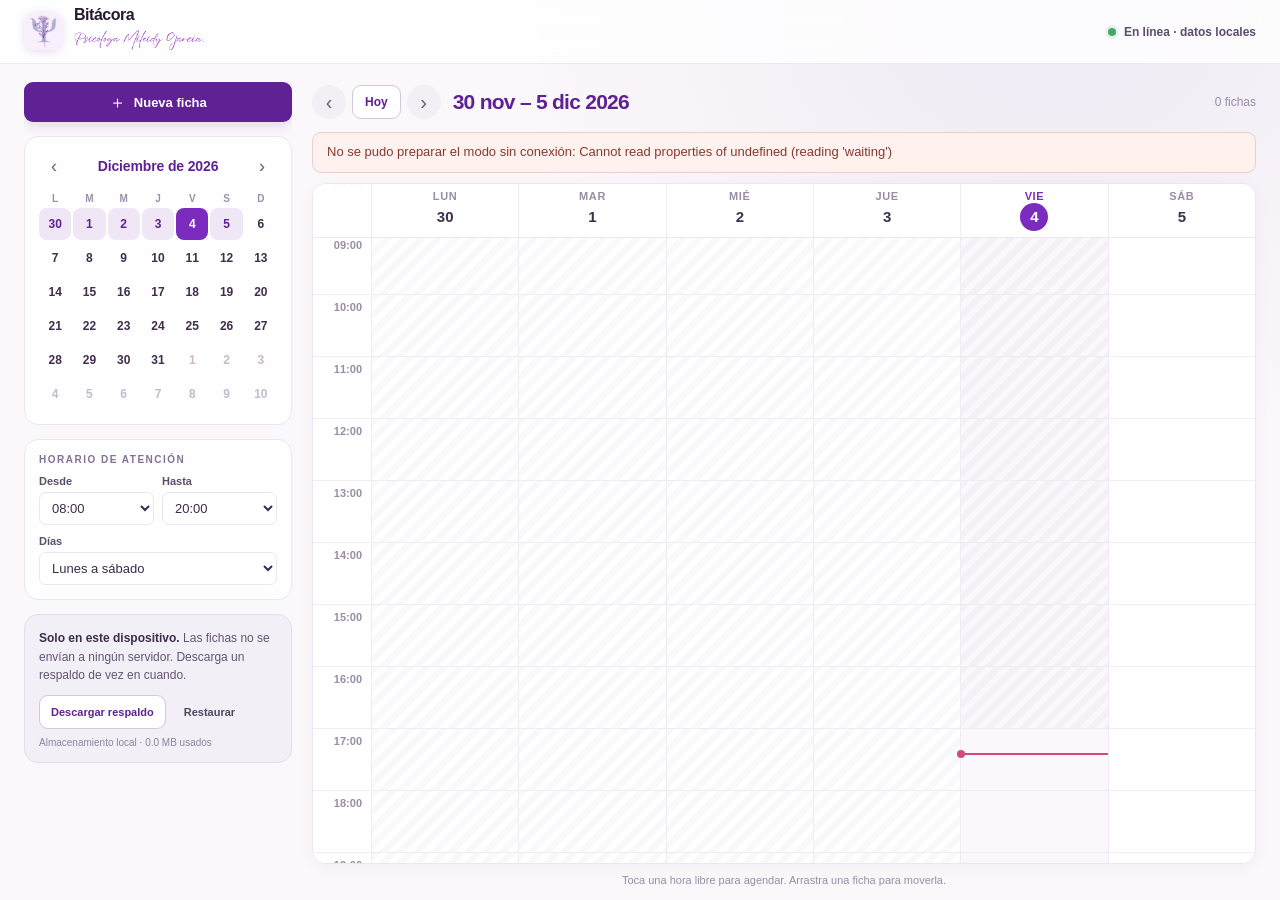
<file: bitacora/index.html>
<!doctype html>
<html lang="es">
<head>
    <meta charset="utf-8">
    <meta name="viewport" content="width=device-width, initial-scale=1, viewport-fit=cover">
    <meta name="robots" content="noindex, nofollow, noarchive, nosnippet, noimageindex">
    <meta name="theme-color" content="#7b2cbf">
    <meta name="description" content="Agenda del Consultorio Psicológico: citas por hora que permanecen en este dispositivo, también sin conexión.">
    <title>Bitácora — Consultorio Psicológico</title>
    <link rel="manifest" href="manifest.json">
    <link rel="icon" href="icons/favicon-32.png" type="image/png" sizes="32x32">
    <!-- iPhone / iPad (Safari): ícono e instalación en pantalla de inicio -->
    <link rel="apple-touch-icon" href="icons/apple-touch-icon.png">
    <meta name="apple-mobile-web-app-capable" content="yes">
    <meta name="mobile-web-app-capable" content="yes">
    <meta name="apple-mobile-web-app-title" content="Bitácora">
    <meta name="apple-mobile-web-app-status-bar-style" content="default">
    <meta name="format-detection" content="telephone=no">
    <link rel="stylesheet" href="css/app.css">
    <script src="js/database.js" defer></script>
    <script src="js/app.js" defer></script>
</head>
<body>
    <header class="topbar">
        <a class="brand" href="./" aria-label="Bitácora del consultorio, inicio">
            <img class="brand-mark" src="icons/icon-192.png" alt="" width="40" height="40">
            <span><strong>Bitácora</strong><img class="brand-logo" src="icons/logo.png" alt="Psicóloga Mileidy García" width="140" height="40"></span>
        </a>
        <div class="topbar-right">
            <span id="connection-status" class="connection"><span class="status-dot"></span><span>Comprobando conexión</span></span>
            <button id="install-button" class="button button-quiet" type="button" hidden>Instalar app</button>
        </div>
    </header>

    <main class="app">
        <div id="sidebar-backdrop" class="sidebar-backdrop" hidden></div>
        <aside id="sidebar" class="sidebar" aria-label="Calendario y ajustes">
            <div class="sidebar-top">
                <button id="new-entry-button" class="button button-primary button-block" type="button"><span aria-hidden="true">＋</span> Nueva ficha</button>
                <button id="close-sidebar-button" class="icon-button sidebar-close" type="button" aria-label="Cerrar calendario">×</button>
            </div>

            <section class="panel mini-calendar" aria-labelledby="mini-title">
                <div class="mini-head">
                    <button id="mini-prev" class="icon-button" type="button" aria-label="Mes anterior">‹</button>
                    <h2 id="mini-title" class="mini-title"></h2>
                    <button id="mini-next" class="icon-button" type="button" aria-label="Mes siguiente">›</button>
                </div>
                <div class="mini-weekdays" aria-hidden="true"><span>L</span><span>M</span><span>M</span><span>J</span><span>V</span><span>S</span><span>D</span></div>
                <div id="mini-grid" class="mini-grid"></div>
            </section>

            <section class="panel" aria-labelledby="settings-title">
                <p id="settings-title" class="eyebrow">HORARIO DE ATENCIÓN</p>
                <div class="settings-row">
                    <label class="mini-field">Desde<select id="start-hour"></select></label>
                    <label class="mini-field">Hasta<select id="end-hour"></select></label>
                </div>
                <label class="mini-field mini-field-wide">Días
                    <select id="days-select">
                        <option value="mon-fri">Lunes a viernes</option>
                        <option value="mon-sat">Lunes a sábado</option>
                        <option value="all">Toda la semana</option>
                    </select>
                </label>
            </section>

            <section class="panel panel-soft" aria-label="Privacidad y respaldo">
                <p class="privacy-copy"><strong>Solo en este dispositivo.</strong> Las fichas no se envían a ningún servidor. Descarga un respaldo de vez en cuando.</p>
                <div class="backup-actions">
                    <button id="export-button" class="button button-secondary" type="button">Descargar respaldo</button>
                    <button id="import-button" class="button button-quiet" type="button">Restaurar</button>
                    <input id="import-file" class="sr-only" type="file" accept=".json,application/json">
                </div>
                <span id="storage-label" class="storage-label">Datos guardados localmente</span>
            </section>
        </aside>

        <section class="planner" aria-labelledby="range-label">
            <div class="planner-toolbar">
                <button id="toggle-sidebar-button" class="icon-button toolbar-calendar" type="button" aria-label="Abrir calendario" aria-controls="sidebar" aria-expanded="false">▦</button>
                <div class="nav-group">
                    <button id="prev-button" class="icon-button" type="button" aria-label="Anterior">‹</button>
                    <button id="today-button" class="button button-secondary button-small" type="button">Hoy</button>
                    <button id="next-button" class="icon-button" type="button" aria-label="Siguiente">›</button>
                </div>
                <h1 id="range-label" class="range-label"></h1>
                <span id="range-count" class="range-count"></span>
                <button id="new-entry-mobile" class="button button-primary button-small toolbar-new" type="button" aria-label="Nueva ficha"><span aria-hidden="true">＋</span></button>
            </div>
            <div id="notice" class="notice" role="status" aria-live="polite" hidden></div>
            <div id="schedule-scroll" class="schedule-scroll">
                <div id="schedule" class="schedule"></div>
            </div>
            <p id="drag-hint" class="drag-hint">Toca una hora libre para agendar. Arrastra una ficha para moverla.</p>
        </section>
    </main>

    <dialog id="entry-dialog" class="entry-dialog" aria-labelledby="dialog-title">
        <form id="entry-form" novalidate>
            <div class="dialog-heading">
                <div>
                    <p class="eyebrow">FICHA DE CITA</p>
                    <h2 id="dialog-title">Nueva ficha</h2>
                </div>
                <button id="close-dialog-button" class="icon-button" type="button" aria-label="Cerrar">×</button>
            </div>
            <input id="entry-id" type="hidden">
            <div class="form-grid">
                <label class="field field-wide">Nombre del paciente
                    <input id="entry-patient" name="patient" type="text" maxlength="80" list="patient-options" autocomplete="off" placeholder="Ej. Ana López" required>
                    <datalist id="patient-options"></datalist>
                </label>
                <label class="field field-wide">Tipo de consulta
                    <input id="entry-type" name="type" type="text" maxlength="50" list="type-options" autocomplete="off" placeholder="Ej. Primera vez, seguimiento…" required>
                    <datalist id="type-options"></datalist>
                </label>
                <label class="field">Día
                    <input id="entry-date" name="date" type="date" required>
                </label>
                <label class="field">Hora
                    <select id="entry-hour" name="hour" required></select>
                </label>
                <fieldset class="field field-wide color-field">
                    <legend>Color de la ficha</legend>
                    <div id="color-options" class="swatches"></div>
                </fieldset>
            </div>
            <p id="form-error" class="form-error" role="alert" hidden></p>
            <div class="dialog-actions">
                <button id="delete-entry-button" class="button button-danger" type="button" hidden>Eliminar</button>
                <span class="actions-spacer"></span>
                <button id="cancel-entry-button" class="button button-quiet" type="button">Cancelar</button>
                <button class="button button-primary" type="submit">Guardar ficha</button>
            </div>
        </form>
    </dialog>

    <dialog id="ios-install-dialog" class="entry-dialog ios-dialog" aria-labelledby="ios-install-title">
        <div class="ios-install">
            <div class="dialog-heading">
                <div>
                    <p class="eyebrow">IPHONE · SAFARI</p>
                    <h2 id="ios-install-title">Instala la Bitácora</h2>
                </div>
                <button id="close-ios-dialog" class="icon-button" type="button" aria-label="Cerrar">×</button>
            </div>
            <ol class="ios-steps">
                <li>Toca el botón <strong>Compartir</strong> <span class="ios-glyph" aria-hidden="true">⬆︎</span> en la barra de Safari.</li>
                <li>Desliza y elige <strong>Agregar a pantalla de inicio</strong>.</li>
                <li>Confirma con <strong>Agregar</strong>. La app abrirá a pantalla completa y funcionará sin conexión.</li>
            </ol>
            <p class="field-hint">Instalada, iOS conserva tus fichas aunque pases días sin abrirla. Aun así, descarga un respaldo de vez en cuando.</p>
            <div class="dialog-actions"><button id="ok-ios-dialog" class="button button-primary" type="button">Entendido</button></div>
        </div>
    </dialog>

    <div id="update-banner" class="update-banner" role="status" hidden>
        <p>Hay una actualización lista. Tus fichas se conservarán.</p>
        <button id="apply-update-button" class="button button-light" type="button">Actualizar ahora</button>
        <button id="dismiss-update-button" class="update-dismiss" type="button" aria-label="Más tarde">×</button>
    </div>
</body>
</html>
</file>
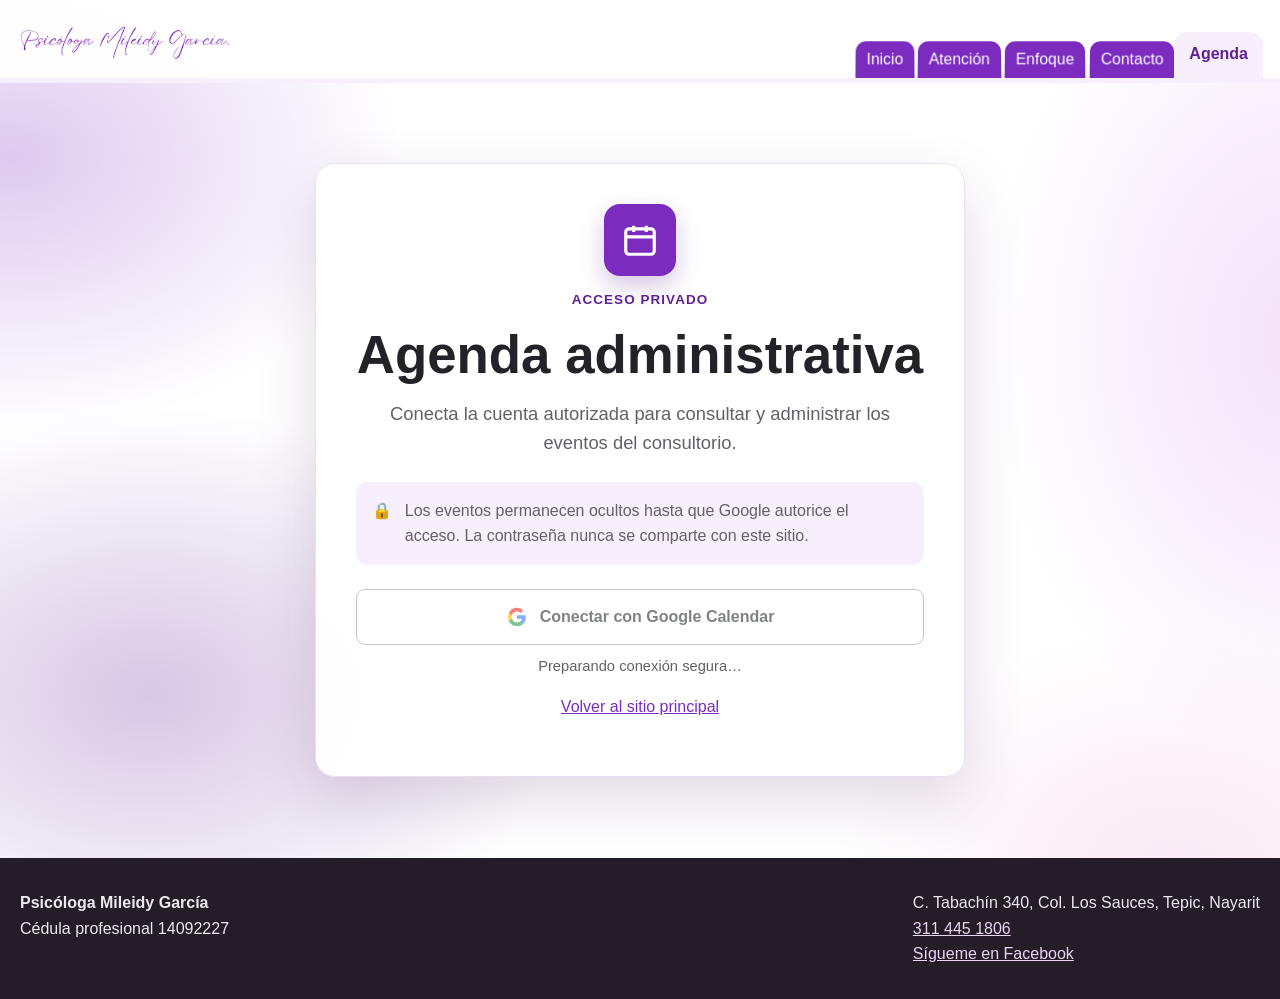
<file: agenda.html>
<!doctype html>
<html lang="es-MX">
<head>
  <meta charset="utf-8">
  <meta name="viewport" content="width=device-width, initial-scale=1">
  <meta name="description" content="Acceso privado a la agenda administrativa de la Psicóloga Mileidy García.">
  <meta name="robots" content="noindex, nofollow">
  <title>Agenda administrativa | Psicóloga Mileidy García</title>
  <link rel="icon" href="Imagenes/icono.ico">
  <link rel="stylesheet" href="Estilos/sitio.css">
  <link rel="stylesheet" href="Estilos/agenda.css">
  <script src="https://accounts.google.com/gsi/client" defer></script>
  <script src="Javascript/agenda.js" defer></script>
</head>
<body>
  <a class="skip-link" href="#contenido">Saltar al contenido</a>
  <header class="site-header">
    <div class="nav-wrap">
      <a class="brand" href="index.html"><img src="Imagenes/logotxt.png" alt="Psicóloga Mileidy García"></a>
      <nav class="nav" aria-label="Navegación principal">
        <a href="index.html">Inicio</a>
        <a href="atencion.html">Atención</a>
        <a href="enfoque.html">Enfoque</a>
        <a href="contacto.html">Contacto</a>
        <span aria-current="page">Agenda</span>
      </nav>
    </div>
  </header>

  <main id="contenido" class="agenda-main">
    <section class="agenda-login" data-login-panel aria-labelledby="agenda-title">
      <span class="calendar-icon" aria-hidden="true">
        <svg viewBox="0 0 24 24" fill="none" stroke="currentColor" stroke-width="2"><rect x="3" y="5" width="18" height="16" rx="2"></rect><path d="M16 3v4M8 3v4M3 10h18"></path><path d="M8 14h.01M12 14h.01M16 14h.01M8 18h.01M12 18h.01"></path></svg>
      </span>
      <p class="eyebrow">Acceso privado</p>
      <h1 id="agenda-title">Agenda administrativa</h1>
      <p class="lead">Conecta la cuenta autorizada para consultar y administrar los eventos del consultorio.</p>
      <div class="privacy-note"><span aria-hidden="true">🔒</span><p>Los eventos permanecen ocultos hasta que Google autorice el acceso. La contraseña nunca se comparte con este sitio.</p></div>
      <button class="google-button" type="button" data-connect>
        <svg aria-hidden="true" viewBox="0 0 24 24"><path fill="#4285F4" d="M21.6 12.2c0-.7-.1-1.4-.2-2H12v3.8h5.4a4.6 4.6 0 0 1-2 3v2.5h3.2c1.9-1.8 3-4.3 3-7.3z"></path><path fill="#34A853" d="M12 22c2.7 0 5-.9 6.6-2.4L15.4 17c-.9.6-2 1-3.4 1a5.8 5.8 0 0 1-5.5-4H3.2v2.6A10 10 0 0 0 12 22z"></path><path fill="#FBBC05" d="M6.5 14a6 6 0 0 1 0-3.9V7.5H3.2a10 10 0 0 0 0 9.1L6.5 14z"></path><path fill="#EA4335" d="M12 6a5.4 5.4 0 0 1 3.8 1.5l2.9-2.8A9.7 9.7 0 0 0 12 2a10 10 0 0 0-8.8 5.5l3.3 2.6A5.8 5.8 0 0 1 12 6z"></path></svg>
        Conectar con Google Calendar
      </button>
      <p class="connection-status" data-login-status role="status">Preparando conexión segura…</p>
      <p><a href="index.html">Volver al sitio principal</a></p>
    </section>

    <section class="agenda-workspace" data-workspace hidden aria-labelledby="workspace-title">
      <header class="agenda-toolbar">
        <div><p class="eyebrow">Google Calendar</p><h1 id="workspace-title">Mi agenda</h1><p class="connection-status" data-sync-status role="status">Sincronizada</p></div>
        <div class="agenda-actions"><button class="button" type="button" data-new-event>+ Nuevo evento</button><button class="button secondary" type="button" data-refresh>Actualizar</button><button class="text-button" type="button" data-disconnect>Desconectar</button></div>
      </header>

      <div class="agenda-period">
        <button class="period-button" type="button" data-previous aria-label="Mes anterior">‹</button>
        <h2 data-period-title></h2>
        <button class="period-button" type="button" data-next aria-label="Mes siguiente">›</button>
        <button class="text-button" type="button" data-today>Hoy</button>
      </div>

      <div class="agenda-content">
        <section class="month-calendar" aria-label="Calendario mensual">
          <div class="weekdays" aria-hidden="true"><span>Lun</span><span>Mar</span><span>Mié</span><span>Jue</span><span>Vie</span><span>Sáb</span><span>Dom</span></div>
          <div class="month-grid" data-month-grid></div>
        </section>
        <aside class="event-list-panel"><h2>Eventos del mes</h2><div class="event-list" data-event-list></div></aside>
      </div>
    </section>
  </main>

  <dialog class="event-dialog" data-event-dialog>
    <form class="event-form" data-event-form>
      <div class="dialog-heading"><div><p class="eyebrow">Google Calendar</p><h2 data-form-title>Nuevo evento</h2></div><button class="dialog-close" type="button" data-close-dialog aria-label="Cerrar">×</button></div>
      <input type="hidden" name="eventId">
      <label for="event-summary">Título</label><input id="event-summary" name="summary" required maxlength="200">
      <div class="form-row"><div><label for="event-start">Inicio</label><input id="event-start" name="start" type="datetime-local" required></div><div><label for="event-end">Fin</label><input id="event-end" name="end" type="datetime-local" required></div></div>
      <label for="event-description">Notas</label><textarea id="event-description" name="description" rows="4" maxlength="1500"></textarea>
      <p class="form-error" data-form-error role="alert"></p>
      <div class="dialog-actions"><button class="danger-button" type="button" data-delete-event hidden>Eliminar</button><span></span><button class="button secondary" type="button" data-close-dialog>Cancelar</button><button class="button" type="submit" data-save-event>Guardar</button></div>
    </form>
  </dialog>

  <footer class="site-footer"><div class="footer-wrap"><div><strong>Psicóloga Mileidy García</strong><br>Cédula profesional 14092227</div><div>C. Tabachín 340, Col. Los Sauces, Tepic, Nayarit<br><a href="tel:+523114451806">311 445 1806</a><br><a href="https://www.facebook.com/people/Psic%C3%B3loga-Mileidy-Garc%C3%ADa/61567197522178/" target="_blank" rel="noopener">Sígueme en Facebook</a></div></div></footer>
</body>
</html>
</file>
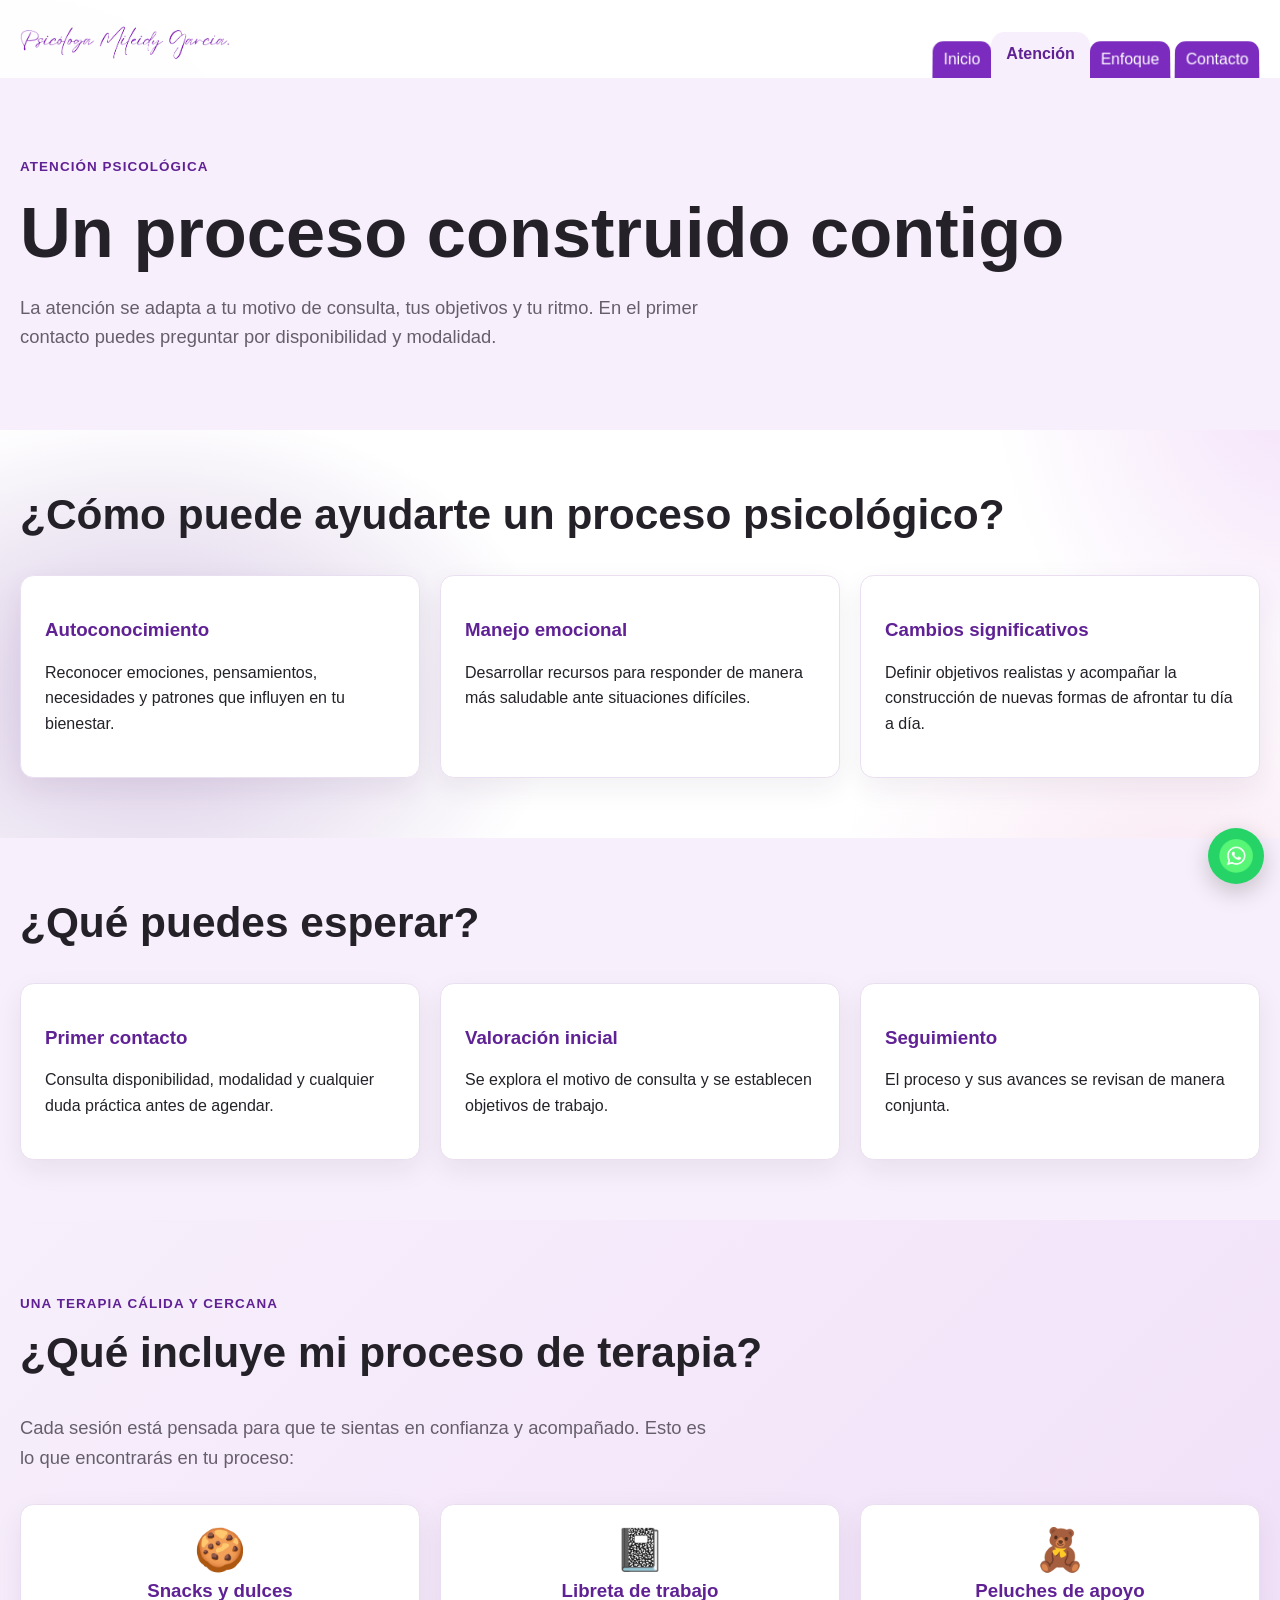
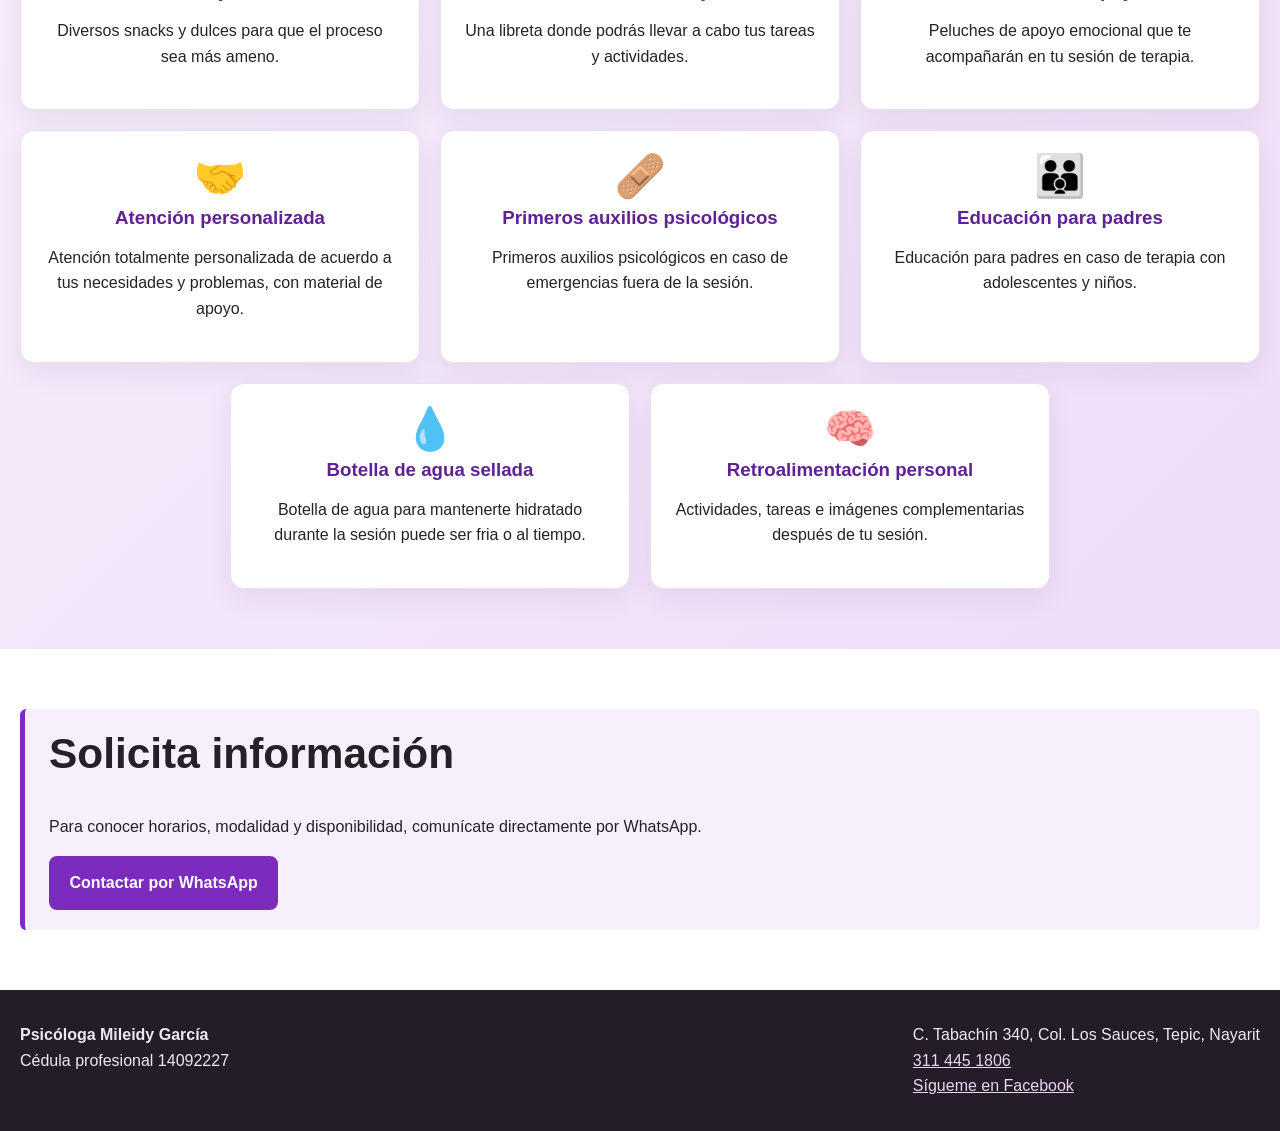
<file: atencion.html>
<!doctype html>
<html lang="es-MX">
<head><meta charset="utf-8"><meta name="viewport" content="width=device-width, initial-scale=1"><meta name="description" content="Conoce la atención psicológica que ofrece la Psicóloga Mileidy García en Tepic."><title>Atención psicológica | Psicóloga Mileidy García</title><link rel="icon" href="Imagenes/icono.ico"><link rel="stylesheet" href="Estilos/sitio.css"><script src="Javascript/seguridad.js"></script></head>
<body>
<header class="site-header"><div class="nav-wrap"><a class="brand" href="index.html"><img src="Imagenes/logotxt.png" alt="Psicóloga Mileidy García"></a><nav class="nav" aria-label="Navegación principal"><a href="index.html">Inicio</a><span aria-current="page">Atención</span><a href="enfoque.html">Enfoque</a><a href="contacto.html">Contacto</a></nav></div></header>
<main>
  <section class="soft"><div class="section"><p class="eyebrow">Atención psicológica</p><h1>Un proceso construido contigo</h1><p class="lead">La atención se adapta a tu motivo de consulta, tus objetivos y tu ritmo. En el primer contacto puedes preguntar por disponibilidad y modalidad.</p></div></section>
  <section class="section"><h2>¿Cómo puede ayudarte un proceso psicológico?</h2><div class="cards"><article class="card"><h3>Autoconocimiento</h3><p>Reconocer emociones, pensamientos, necesidades y patrones que influyen en tu bienestar.</p></article><article class="card"><h3>Manejo emocional</h3><p>Desarrollar recursos para responder de manera más saludable ante situaciones difíciles.</p></article><article class="card"><h3>Cambios significativos</h3><p>Definir objetivos realistas y acompañar la construcción de nuevas formas de afrontar tu día a día.</p></article></div></section>
  <section class="soft"><div class="section"><h2>¿Qué puedes esperar?</h2><div class="cards"><article class="card"><h3>Primer contacto</h3><p>Consulta disponibilidad, modalidad y cualquier duda práctica antes de agendar.</p></article><article class="card"><h3>Valoración inicial</h3><p>Se explora el motivo de consulta y se establecen objetivos de trabajo.</p></article><article class="card"><h3>Seguimiento</h3><p>El proceso y sus avances se revisan de manera conjunta.</p></article></div></div></section>
  <section class="includes">
    <div class="section">
      <p class="eyebrow">Una terapia cálida y cercana</p>
      <h2>¿Qué incluye mi proceso de terapia?</h2>
      <p class="lead">Cada sesión está pensada para que te sientas en confianza y acompañado. Esto es lo que encontrarás en tu proceso:</p>
      <div class="cards">
        <article class="card include-card"><span class="include-icon" aria-hidden="true">🍪</span><h3>Snacks y dulces</h3><p>Diversos snacks y dulces para que el proceso sea más ameno.</p></article>
        <article class="card include-card"><span class="include-icon" aria-hidden="true">📓</span><h3>Libreta de trabajo</h3><p>Una libreta donde podrás llevar a cabo tus tareas y actividades.</p></article>
        <article class="card include-card"><span class="include-icon" aria-hidden="true">🧸</span><h3>Peluches de apoyo</h3><p>Peluches de apoyo emocional que te acompañarán en tu sesión de terapia.</p></article>
        <article class="card include-card"><span class="include-icon" aria-hidden="true">🤝</span><h3>Atención personalizada</h3><p>Atención totalmente personalizada de acuerdo a tus necesidades y problemas, con material de apoyo.</p></article>
        <article class="card include-card"><span class="include-icon" aria-hidden="true">🩹</span><h3>Primeros auxilios psicológicos</h3><p>Primeros auxilios psicológicos en caso de emergencias fuera de la sesión.</p></article>
        <article class="card include-card"><span class="include-icon" aria-hidden="true">👪</span><h3>Educación para padres</h3><p>Educación para padres en caso de terapia con adolescentes y niños.</p></article>
        <article class="card include-card"><span class="include-icon" aria-hidden="true">💧</span><h3>Botella de agua sellada</h3><p>Botella de agua para mantenerte hidratado durante la sesión puede ser fria o al tiempo.</p></article>
        <article class="card include-card"><span class="include-icon" aria-hidden="true">🧠</span><h3>Retroalimentación personal</h3><p>Actividades, tareas e imágenes complementarias después de tu sesión.</p></article>
      </div>
    </div>
  </section>
  <section class="section"><div class="notice"><h2>Solicita información</h2><p>Para conocer horarios, modalidad y disponibilidad, comunícate directamente por WhatsApp.</p><a class="button" href="https://wa.me/523114451806" target="_blank" rel="noopener">Contactar por WhatsApp</a></div></section>
</main>
<footer class="site-footer"><div class="footer-wrap"><div><strong>Psicóloga Mileidy García</strong><br>Cédula profesional 14092227</div><div>C. Tabachín 340, Col. Los Sauces, Tepic, Nayarit<br><a href="tel:+523114451806">311 445 1806</a><br><a href="https://www.facebook.com/people/Psic%C3%B3loga-Mileidy-Garc%C3%ADa/61567197522178/" target="_blank" rel="noopener">Sígueme en Facebook</a></div><!-- Agenda oculta al público (API de Google Calendar sin funcionar). Para reactivar, quitar este comentario. <a class="footer-agenda" href="agenda.html" aria-label="Abrir agenda administrativa"><svg aria-hidden="true" viewBox="0 0 24 24" fill="none" stroke="currentColor" stroke-width="2" stroke-linecap="round" stroke-linejoin="round"><rect x="3" y="5" width="18" height="16" rx="2"></rect><path d="M16 3v4M8 3v4M3 10h18"></path><path d="M8 14h.01M12 14h.01M16 14h.01M8 18h.01M12 18h.01"></path></svg><span>Agenda</span></a> --></div></footer>
<a class="whatsapp" href="https://wa.me/523114451806" target="_blank" rel="noopener" aria-label="Contactar por WhatsApp"><img src="Imagenes/ws.png" alt=""></a>
<script src="Javascript/animaciones.js" defer></script>
</body></html>
</file>
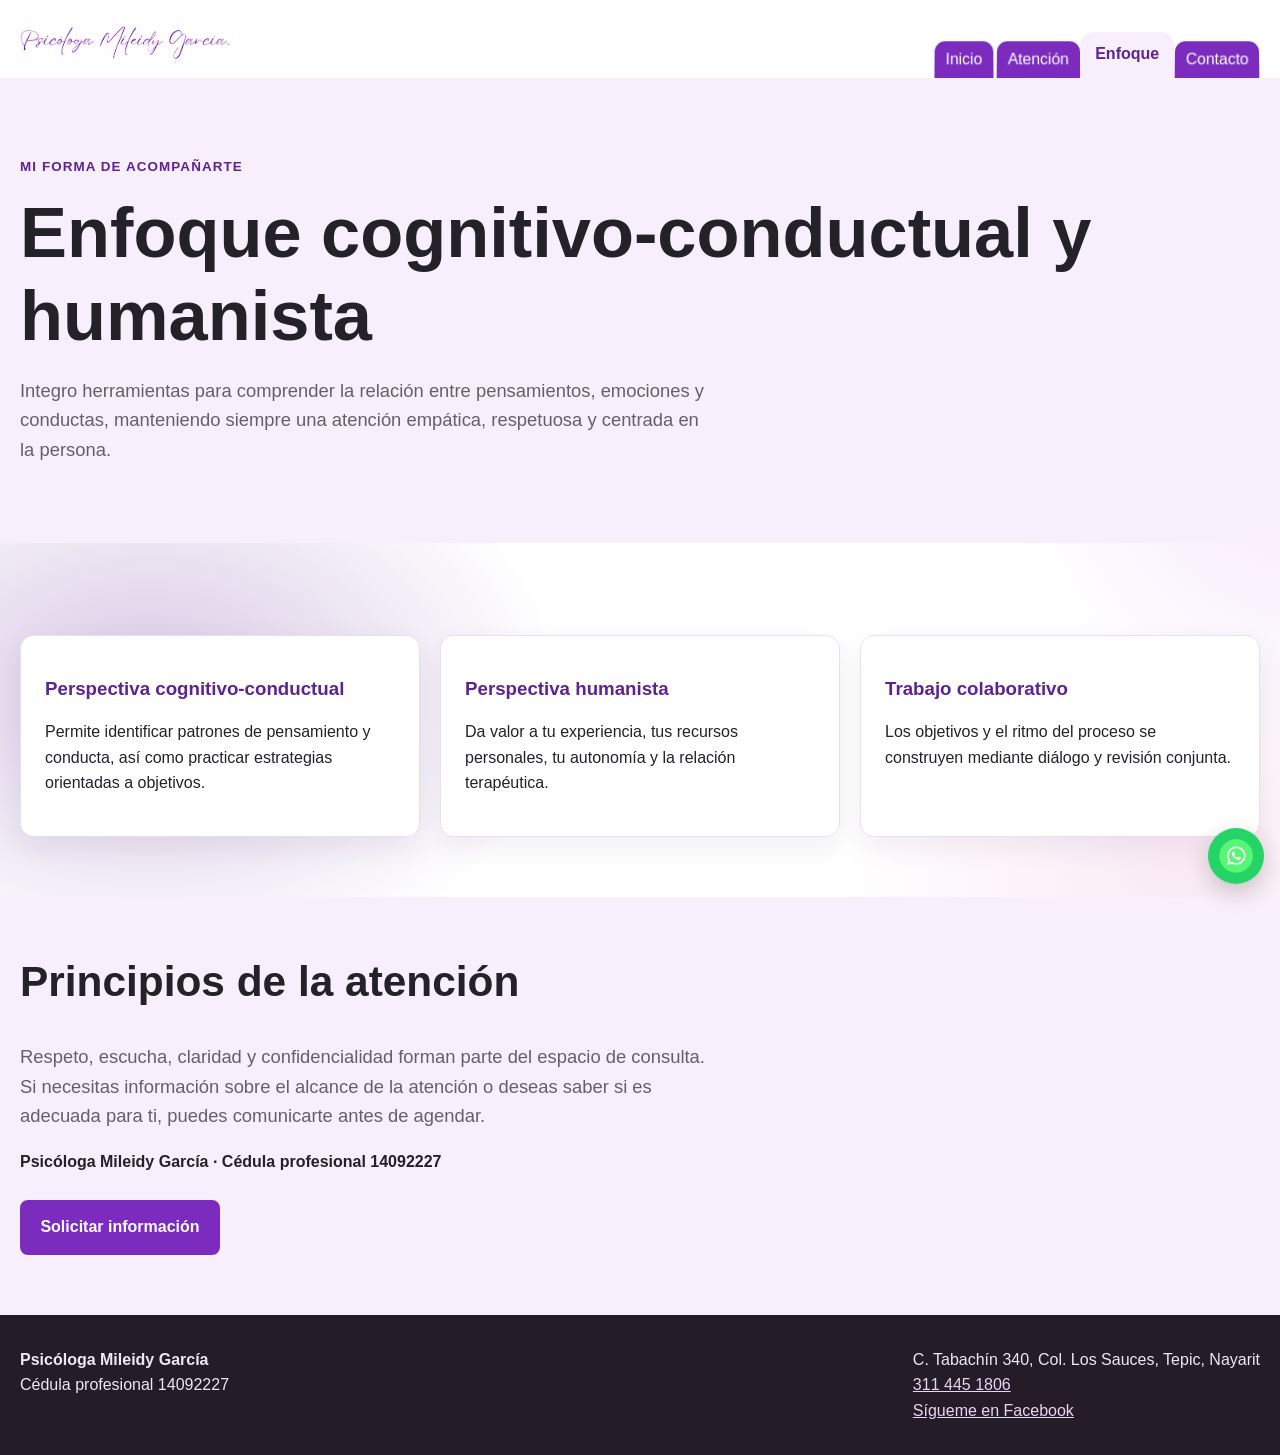
<file: capacitacion.html>
<!doctype html>
<html lang="es-MX">
<head><meta charset="utf-8"><meta name="viewport" content="width=device-width, initial-scale=1"><meta name="description" content="Enfoque de atención de la Psicóloga Mileidy García."><title>Enfoque | Psicóloga Mileidy García</title><link rel="icon" href="Imagenes/icono.ico"><link rel="stylesheet" href="Estilos/sitio.css"></head>
<body>
<header class="site-header"><div class="nav-wrap"><a class="brand" href="index.html"><img src="Imagenes/logotxt.png" alt="Psicóloga Mileidy García"></a><nav class="nav" aria-label="Navegación principal"><a href="index.html">Inicio</a><a href="servicios.html">Atención</a><span aria-current="page">Enfoque</span><a href="contacto.html">Contacto</a></nav></div></header>
<main>
  <section class="soft"><div class="section"><p class="eyebrow">Mi forma de acompañarte</p><h1>Enfoque cognitivo-conductual y humanista</h1><p class="lead">Integro herramientas para comprender la relación entre pensamientos, emociones y conductas, manteniendo siempre una atención empática, respetuosa y centrada en la persona.</p></div></section>
  <section class="section"><div class="cards"><article class="card"><h3>Perspectiva cognitivo-conductual</h3><p>Permite identificar patrones de pensamiento y conducta, así como practicar estrategias orientadas a objetivos.</p></article><article class="card"><h3>Perspectiva humanista</h3><p>Da valor a tu experiencia, tus recursos personales, tu autonomía y la relación terapéutica.</p></article><article class="card"><h3>Trabajo colaborativo</h3><p>Los objetivos y el ritmo del proceso se construyen mediante diálogo y revisión conjunta.</p></article></div></section>
  <section class="soft"><div class="section"><h2>Principios de la atención</h2><p class="lead">Respeto, escucha, claridad y confidencialidad forman parte del espacio de consulta. Si necesitas información sobre el alcance de la atención o deseas saber si es adecuada para ti, puedes comunicarte antes de agendar.</p><p><strong>Psicóloga Mileidy García · Cédula profesional 14092227</strong></p><div class="actions"><a class="button" href="contacto.html#cita">Solicitar información</a></div></div></section>
</main>
<footer class="site-footer"><div class="footer-wrap"><div><strong>Psicóloga Mileidy García</strong><br>Cédula profesional 14092227</div><div>C. Tabachín 340, Col. Los Sauces, Tepic, Nayarit<br><a href="tel:+523114451806">311 445 1806</a><br><a href="https://www.facebook.com/people/Psic%C3%B3loga-Mileidy-Garc%C3%ADa/61567197522178/" target="_blank" rel="noopener">Sígueme en Facebook</a></div></div></footer>
<a class="whatsapp" href="https://wa.me/523114451806" target="_blank" rel="noopener" aria-label="Contactar por WhatsApp"><img src="Imagenes/ws.png" alt=""></a>
</body></html>
</file>
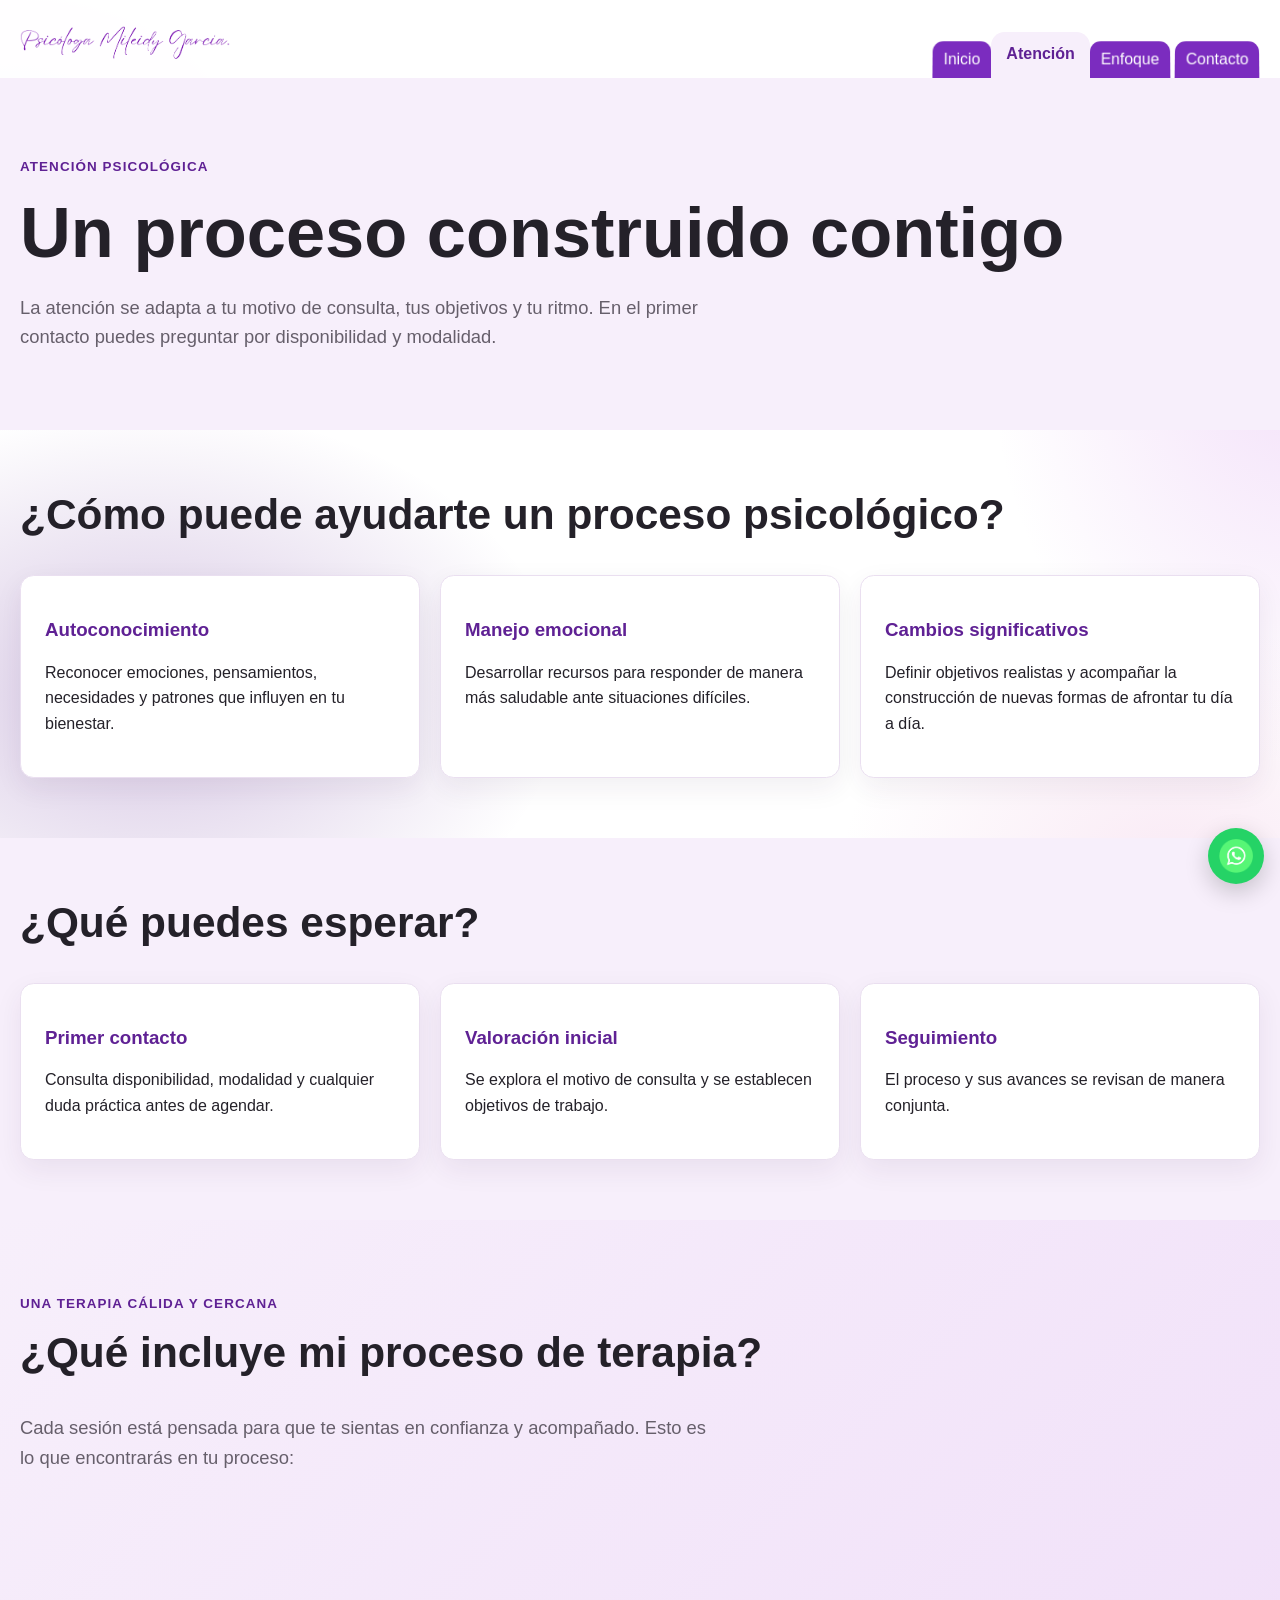
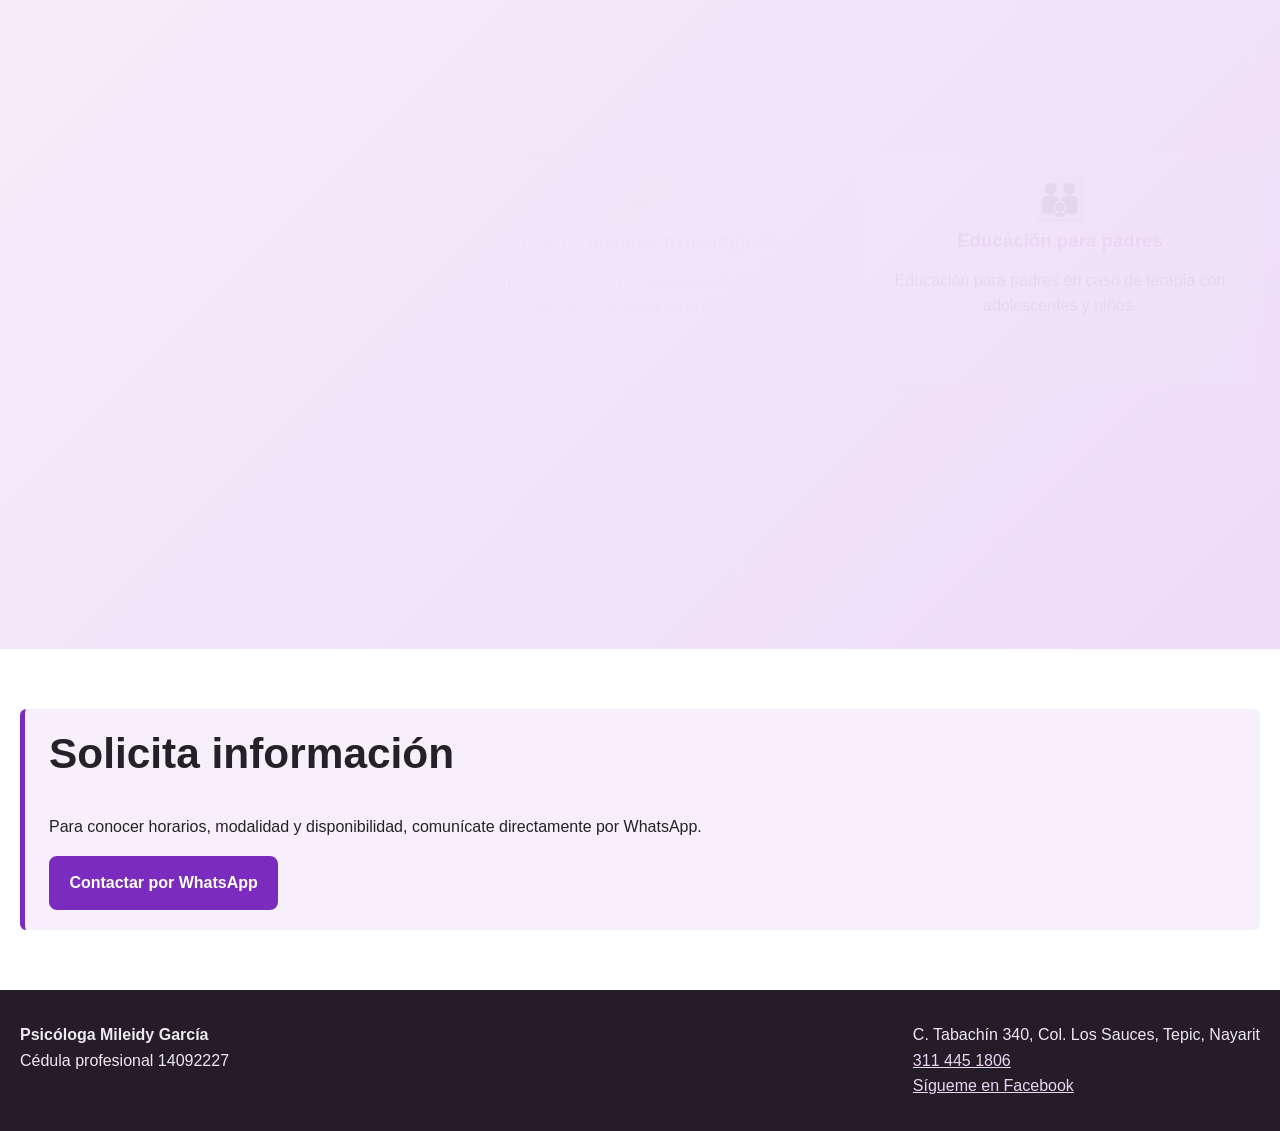
<file: catalogo.html>
<!doctype html><html lang="es-MX"><head><meta charset="utf-8"><meta name="viewport" content="width=device-width, initial-scale=1"><meta http-equiv="refresh" content="0; url=atencion.html"><title>Atención psicológica | Psicóloga Mileidy García</title><link rel="canonical" href="atencion.html"></head><body><p>Consulta la <a href="atencion.html">información sobre atención psicológica</a>.</p></body></html>
</file>
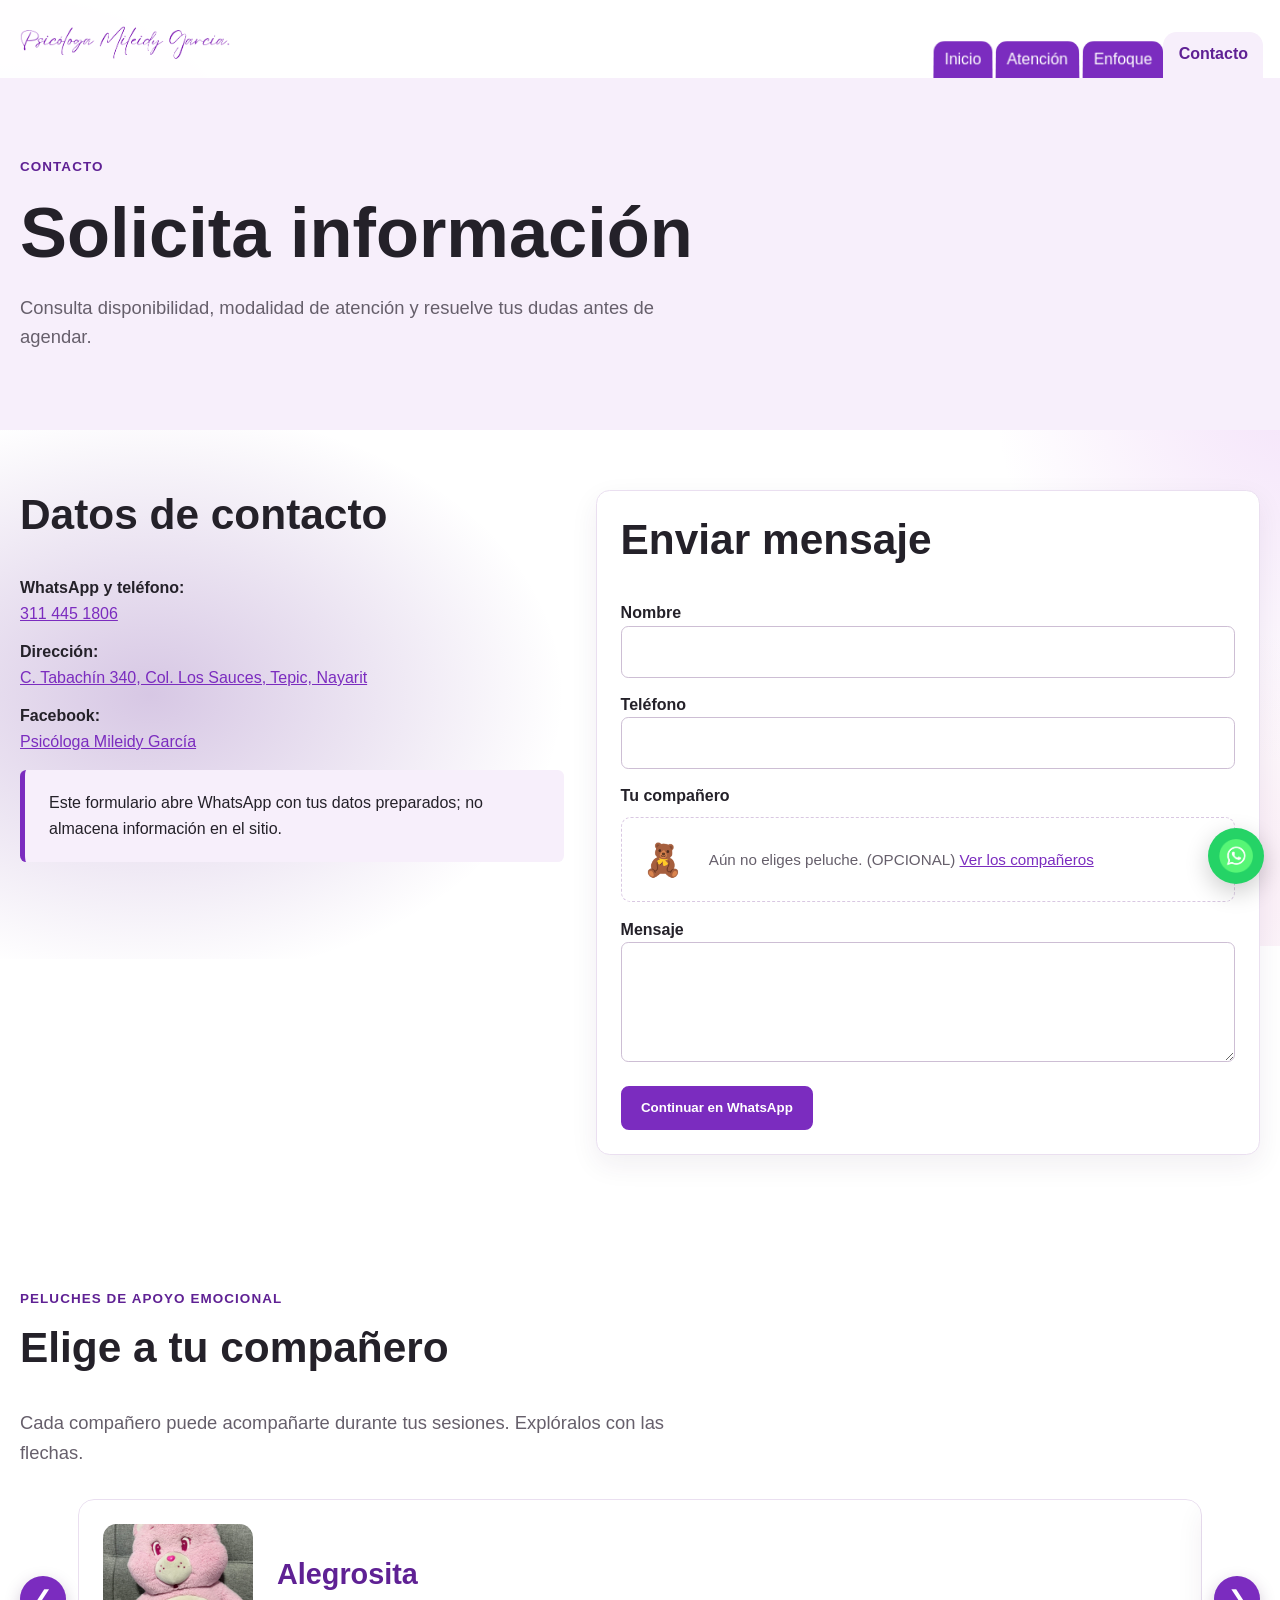
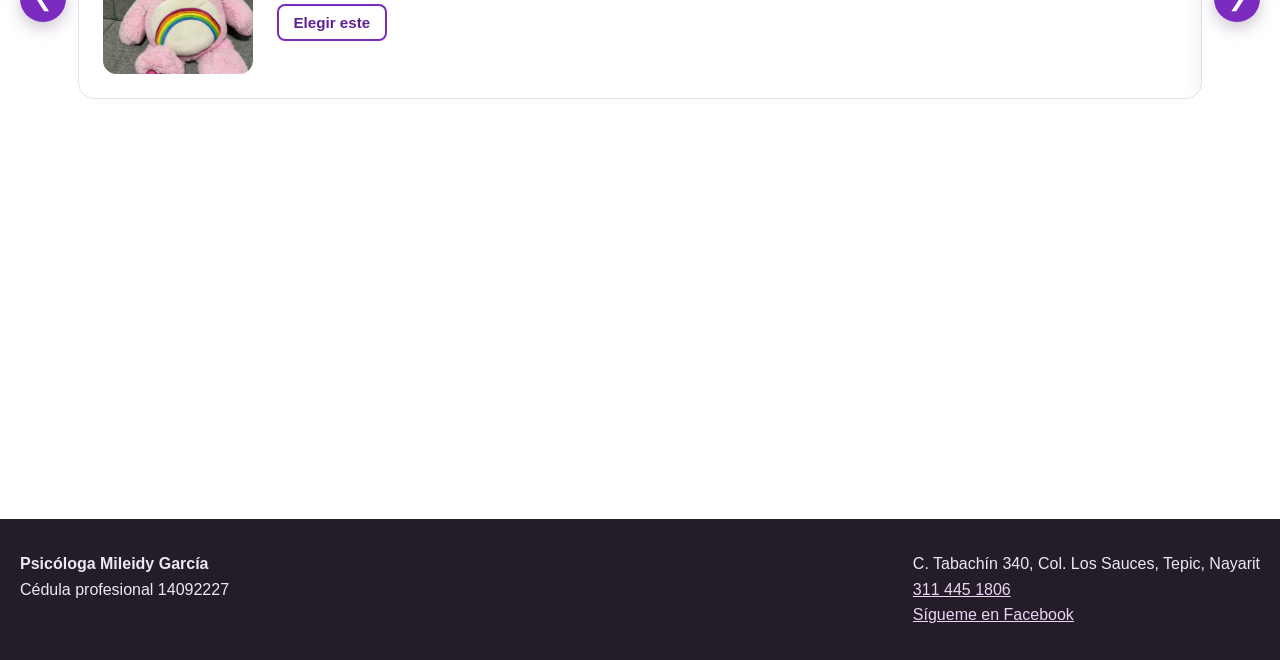
<file: contacto.html>
<!doctype html>
<html lang="es-MX">
<head><meta charset="utf-8"><meta name="viewport" content="width=device-width, initial-scale=1"><meta name="description" content="Contacto y ubicación de la Psicóloga Mileidy García en Tepic, Nayarit."><title>Contacto | Psicóloga Mileidy García</title><link rel="icon" href="Imagenes/icono.ico"><link rel="stylesheet" href="Estilos/sitio.css"><script src="Javascript/sitio.js" defer></script><script src="Javascript/seguridad.js"></script></head>
<body>
<header class="site-header"><div class="nav-wrap"><a class="brand" href="index.html"><img src="Imagenes/logotxt.png" alt="Psicóloga Mileidy García"></a><nav class="nav" aria-label="Navegación principal"><a href="index.html">Inicio</a><a href="atencion.html">Atención</a><a href="enfoque.html">Enfoque</a><span aria-current="page">Contacto</span></nav></div></header>
<main>
  <section class="soft"><div class="section"><p class="eyebrow">Contacto</p><h1>Solicita información</h1><p class="lead">Consulta disponibilidad, modalidad de atención y resuelve tus dudas antes de agendar.</p></div></section>
  <section class="contact-grid" id="cita">
    <div><h2>Datos de contacto</h2><ul class="contact-list"><li><strong>WhatsApp y teléfono:</strong><br><a href="tel:+523114451806">311 445 1806</a></li><li><strong>Dirección:</strong><br><a href="https://maps.app.goo.gl/f18SQ4kAperyNwbu5" target="_blank" rel="noopener">C. Tabachín 340, Col. Los Sauces, Tepic, Nayarit</a></li><li><strong>Facebook:</strong><br><a href="https://www.facebook.com/share/1JQcRHja62/" target="_blank" rel="noopener">Psicóloga Mileidy García</a></li></ul><p class="notice">Este formulario abre WhatsApp con tus datos preparados; no almacena información en el sitio.</p></div>
    <form class="card form-card" data-whatsapp-form>
      <h2>Enviar mensaje</h2>
      <label for="nombre">Nombre</label>
      <input id="nombre" name="nombre" autocomplete="name" required>
      <label for="telefono">Teléfono</label>
      <input id="telefono" name="telefono" type="tel" autocomplete="tel" required>
      <div class="companion-field">
        <span class="companion-field-label">Tu compañero</span>
        <p class="companion-empty" data-companion-empty>
          <span class="companion-thumb" aria-hidden="true">🧸</span>
          <span>Aún no eliges peluche. (OPCIONAL) <a href="#companeros">Ver los compañeros</a></span>
        </p>
        <div class="companion-chosen" data-companion-chosen tabindex="-1" hidden>
          <span class="companion-thumb" data-companion-fallback aria-hidden="true" hidden>🧸</span>
          <img class="companion-photo" data-companion-img alt="" hidden>
          <strong data-companion-name></strong>
          <a class="companion-change" href="#companeros">Cambiar</a>
        </div>
        <input type="hidden" name="companero" data-companion-value>
      </div>
      <label for="mensaje">Mensaje</label>
      <textarea id="mensaje" name="mensaje" required></textarea>
      <button class="button" type="submit">Continuar en WhatsApp</button>
    </form>
  </section>
  <section class="section carousel-section" id="companeros" aria-label="Elige a tu compañero">
    <p class="eyebrow">Peluches de apoyo emocional</p>
    <h2>Elige a tu compañero</h2>
    <p class="lead">Cada compañero puede acompañarte durante tus sesiones. Explóralos con las flechas.</p>
    <div class="carousel" data-carousel>
      <button class="carousel-arrow carousel-prev" type="button" aria-label="Anterior">❮</button>
      <div class="carousel-viewport">
        <ul class="carousel-track">
          <li class="carousel-slide"><article class="companion-card"><img src="Imagenes/alegrositap.jpeg" alt="Alegrosita"><div class="companion-card-body"><h3>Alegrosita</h3><button class="button secondary companion-choose" type="button" data-companion-choose>Elegir este</button></div></article></li>
          <li class="carousel-slide"><article class="companion-card"><img src="Imagenes/soleaditop.jpeg" alt="Soleadito"><div class="companion-card-body"><h3>Soleadito</h3><button class="button secondary companion-choose" type="button" data-companion-choose>Elegir este</button></div></article></li>
          <li class="carousel-slide"><article class="companion-card"><img src="Imagenes/grunositop.jpeg" alt="Gruñosito"><div class="companion-card-body"><h3>Gruñosito</h3><button class="button secondary companion-choose" type="button" data-companion-choose>Elegir este</button></div></article></li>
          <li class="carousel-slide"><article class="companion-card"><img src="Imagenes/tumbadito.jpeg" alt="Tumbadito"><div class="companion-card-body"><h3>Tumbadito</h3><button class="button secondary companion-choose" type="button" data-companion-choose>Elegir este</button></div></article></li>
          <li class="carousel-slide"><article class="companion-card"><img src="Imagenes/generosita.jpeg" alt="Generosita"><div class="companion-card-body"><h3>Generosita</h3><button class="button secondary companion-choose" type="button" data-companion-choose>Elegir este</button></div></article></li>
          <li class="carousel-slide"><article class="companion-card"><img src="Imagenes/moradita.jpeg" alt="Osita Moradita"><div class="companion-card-body"><h3>Osita Moradita</h3><button class="button secondary companion-choose" type="button" data-companion-choose>Elegir este</button></div></article></li>
          <li class="carousel-slide"><article class="companion-card"><img src="Imagenes/pastelita.jpeg" alt="Pastelita"><div class="companion-card-body"><h3>Pastelita</h3><button class="button secondary companion-choose" type="button" data-companion-choose>Elegir este</button></div></article></li>
          <li class="carousel-slide"><article class="companion-card"><img src="Imagenes/suertudosito.jpeg" alt="Suertudosito abrazable"><div class="companion-card-body"><h3>Suertudosito abrazable</h3><button class="button secondary companion-choose" type="button" data-companion-choose>Elegir este</button></div></article></li>
          <li class="carousel-slide"><article class="companion-card"><img src="Imagenes/alegrosita.jpeg" alt="Alegrosita abrazable"><div class="companion-card-body"><h3>Alegrosita abrazable</h3><button class="button secondary companion-choose" type="button" data-companion-choose>Elegir este</button></div></article></li>
          <li class="carousel-slide"><article class="companion-card"><img src="Imagenes/soleadito.jpeg" alt="Soleadito abrazable"><div class="companion-card-body"><h3>Soleadito abrazable</h3><button class="button secondary companion-choose" type="button" data-companion-choose>Elegir este</button></div></article></li>
          <li class="carousel-slide"><article class="companion-card"><img src="Imagenes/grunosito.jpeg" alt="Gruñosito abrazable"><div class="companion-card-body"><h3>Gruñosito abrazable</h3><button class="button secondary companion-choose" type="button" data-companion-choose>Elegir este</button></div></article></li>
        </ul>
      </div>
      <button class="carousel-arrow carousel-next" type="button" aria-label="Siguiente">❯</button>
    </div>
  </section>
  <iframe class="map" title="Ubicación del consultorio de la Psicóloga Mileidy García" src="https://www.google.com/maps/embed?pb=!1m18!1m12!1m3!1d29703.890579885305!2d-104.9140304256836!3d21.469053300000002!2m3!1f0!2f0!3f0!3m2!1i1024!2i768!4f13.1!3m3!1m2!1s0x842731d6f58d0d6b%3A0x51ccd88769110491!2sPsic%C3%B3loga%20Mileidy%20Garc%C3%ADa!5e0!3m2!1sen!2smx!4v1784143590929!5m2!1sen!2smx" loading="lazy" allowfullscreen></iframe>
</main>
<footer class="site-footer"><div class="footer-wrap"><div><strong>Psicóloga Mileidy García</strong><br>Cédula profesional 14092227</div><div>C. Tabachín 340, Col. Los Sauces, Tepic, Nayarit<br><a href="tel:+523114451806">311 445 1806</a><br><a href="https://www.facebook.com/people/Psic%C3%B3loga-Mileidy-Garc%C3%ADa/61567197522178/" target="_blank" rel="noopener">Sígueme en Facebook</a></div><!-- Agenda oculta al público (API de Google Calendar sin funcionar). Para reactivar, quitar este comentario. <a class="footer-agenda" href="agenda.html" aria-label="Abrir agenda administrativa"><svg aria-hidden="true" viewBox="0 0 24 24" fill="none" stroke="currentColor" stroke-width="2" stroke-linecap="round" stroke-linejoin="round"><rect x="3" y="5" width="18" height="16" rx="2"></rect><path d="M16 3v4M8 3v4M3 10h18"></path><path d="M8 14h.01M12 14h.01M16 14h.01M8 18h.01M12 18h.01"></path></svg><span>Agenda</span></a> --></div></footer>
<a class="whatsapp" href="https://wa.me/523114451806" target="_blank" rel="noopener" aria-label="Contactar por WhatsApp"><img src="Imagenes/ws.png" alt=""></a>
<script src="Javascript/carrusel.js" defer></script>
</body></html>
</file>
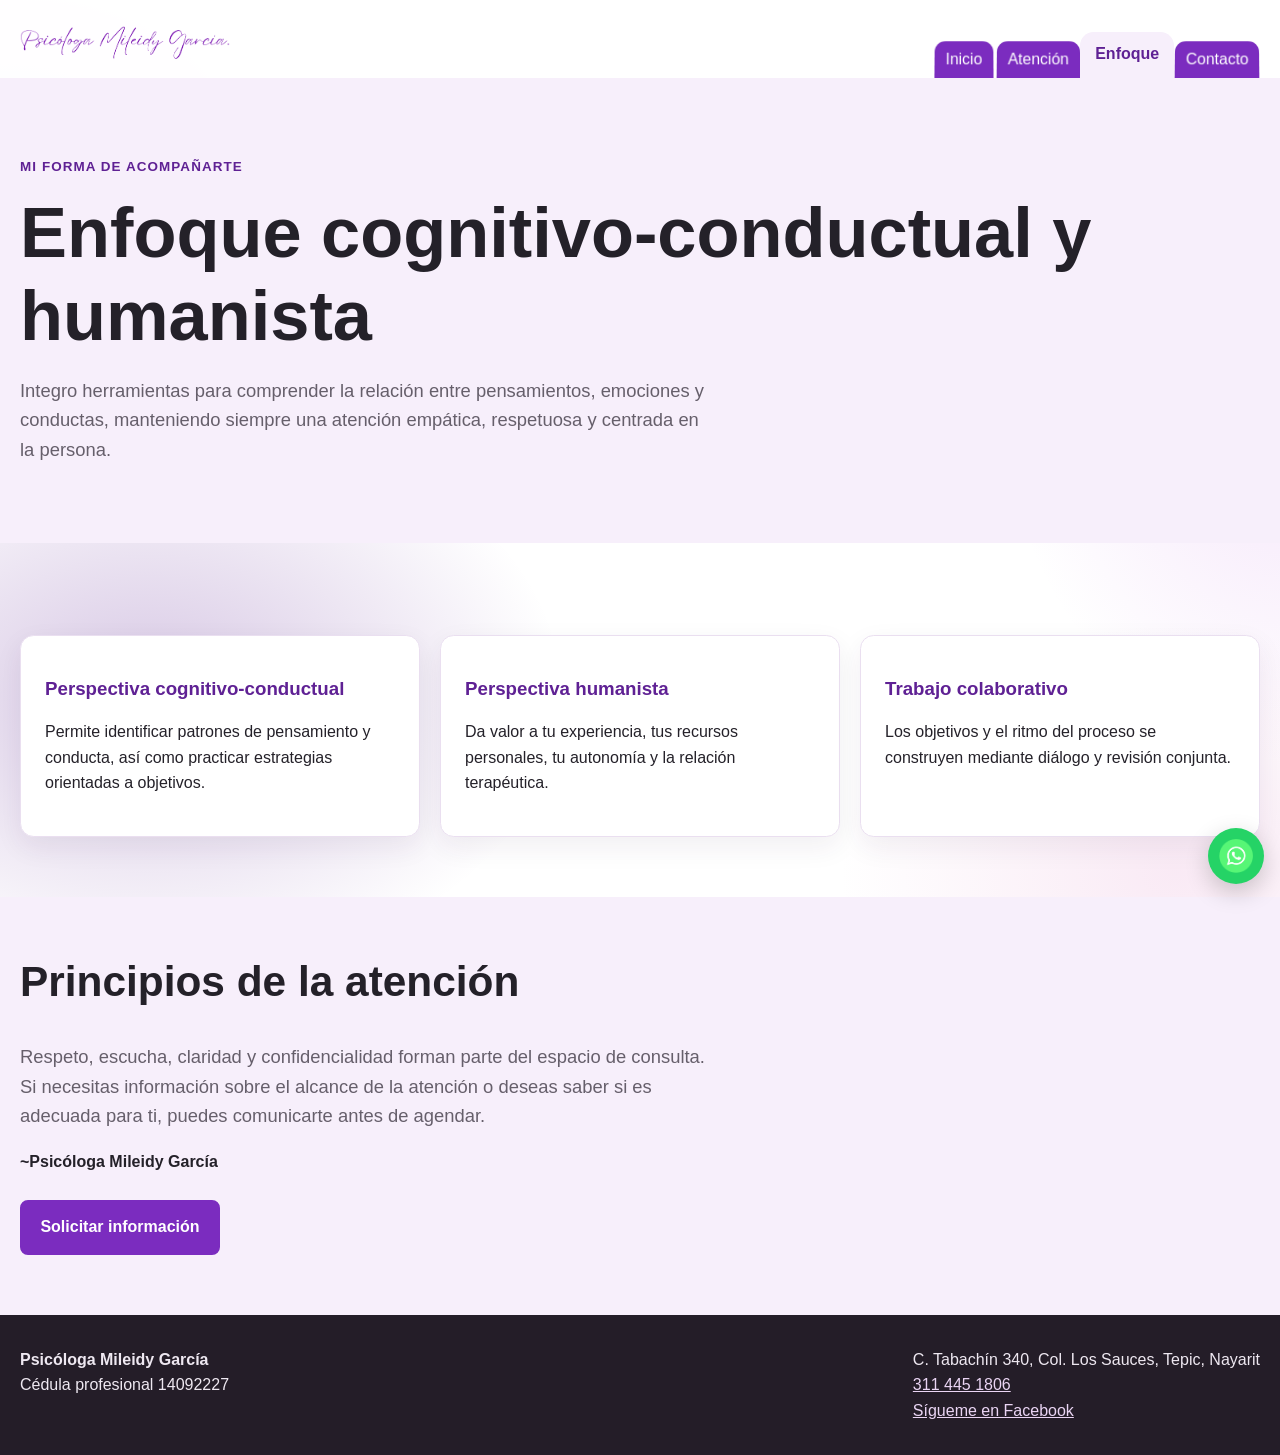
<file: enfoque.html>
<!doctype html>
<html lang="es-MX">
<head><meta charset="utf-8"><meta name="viewport" content="width=device-width, initial-scale=1"><meta name="description" content="Enfoque de atención de la Psicóloga Mileidy García."><title>Enfoque | Psicóloga Mileidy García</title><link rel="icon" href="Imagenes/icono.ico"><link rel="stylesheet" href="Estilos/sitio.css"><script src="Javascript/seguridad.js"></script></head>
<body>
<header class="site-header"><div class="nav-wrap"><a class="brand" href="index.html"><img src="Imagenes/logotxt.png" alt="Psicóloga Mileidy García"></a><nav class="nav" aria-label="Navegación principal"><a href="index.html">Inicio</a><a href="atencion.html">Atención</a><span aria-current="page">Enfoque</span><a href="contacto.html">Contacto</a></nav></div></header>
<main>
  <section class="soft"><div class="section"><p class="eyebrow">Mi forma de acompañarte</p><h1>Enfoque cognitivo-conductual y humanista</h1><p class="lead">Integro herramientas para comprender la relación entre pensamientos, emociones y conductas, manteniendo siempre una atención empática, respetuosa y centrada en la persona.</p></div></section>
  <section class="section"><div class="cards"><article class="card"><h3>Perspectiva cognitivo-conductual</h3><p>Permite identificar patrones de pensamiento y conducta, así como practicar estrategias orientadas a objetivos.</p></article><article class="card"><h3>Perspectiva humanista</h3><p>Da valor a tu experiencia, tus recursos personales, tu autonomía y la relación terapéutica.</p></article><article class="card"><h3>Trabajo colaborativo</h3><p>Los objetivos y el ritmo del proceso se construyen mediante diálogo y revisión conjunta.</p></article></div></section>
  <section class="soft"><div class="section"><h2>Principios de la atención</h2><p class="lead">Respeto, escucha, claridad y confidencialidad forman parte del espacio de consulta. Si necesitas información sobre el alcance de la atención o deseas saber si es adecuada para ti, puedes comunicarte antes de agendar.</p><p><strong>     ~Psicóloga Mileidy García</strong></p><div class="actions"><a class="button" href="contacto.html#cita">Solicitar información</a></div></div></section>
</main>
<footer class="site-footer"><div class="footer-wrap"><div><strong>Psicóloga Mileidy García</strong><br>Cédula profesional 14092227</div><div>C. Tabachín 340, Col. Los Sauces, Tepic, Nayarit<br><a href="tel:+523114451806">311 445 1806</a><br><a href="https://www.facebook.com/people/Psic%C3%B3loga-Mileidy-Garc%C3%ADa/61567197522178/" target="_blank" rel="noopener">Sígueme en Facebook</a></div><!-- Agenda oculta al público (API de Google Calendar sin funcionar). Para reactivar, quitar este comentario. <a class="footer-agenda" href="agenda.html" aria-label="Abrir agenda administrativa"><svg aria-hidden="true" viewBox="0 0 24 24" fill="none" stroke="currentColor" stroke-width="2" stroke-linecap="round" stroke-linejoin="round"><rect x="3" y="5" width="18" height="16" rx="2"></rect><path d="M16 3v4M8 3v4M3 10h18"></path><path d="M8 14h.01M12 14h.01M16 14h.01M8 18h.01M12 18h.01"></path></svg><span>Agenda</span></a> --></div></footer>
<a class="whatsapp" href="https://wa.me/523114451806" target="_blank" rel="noopener" aria-label="Contactar por WhatsApp"><img src="Imagenes/ws.png" alt=""></a>
</body></html>
</file>
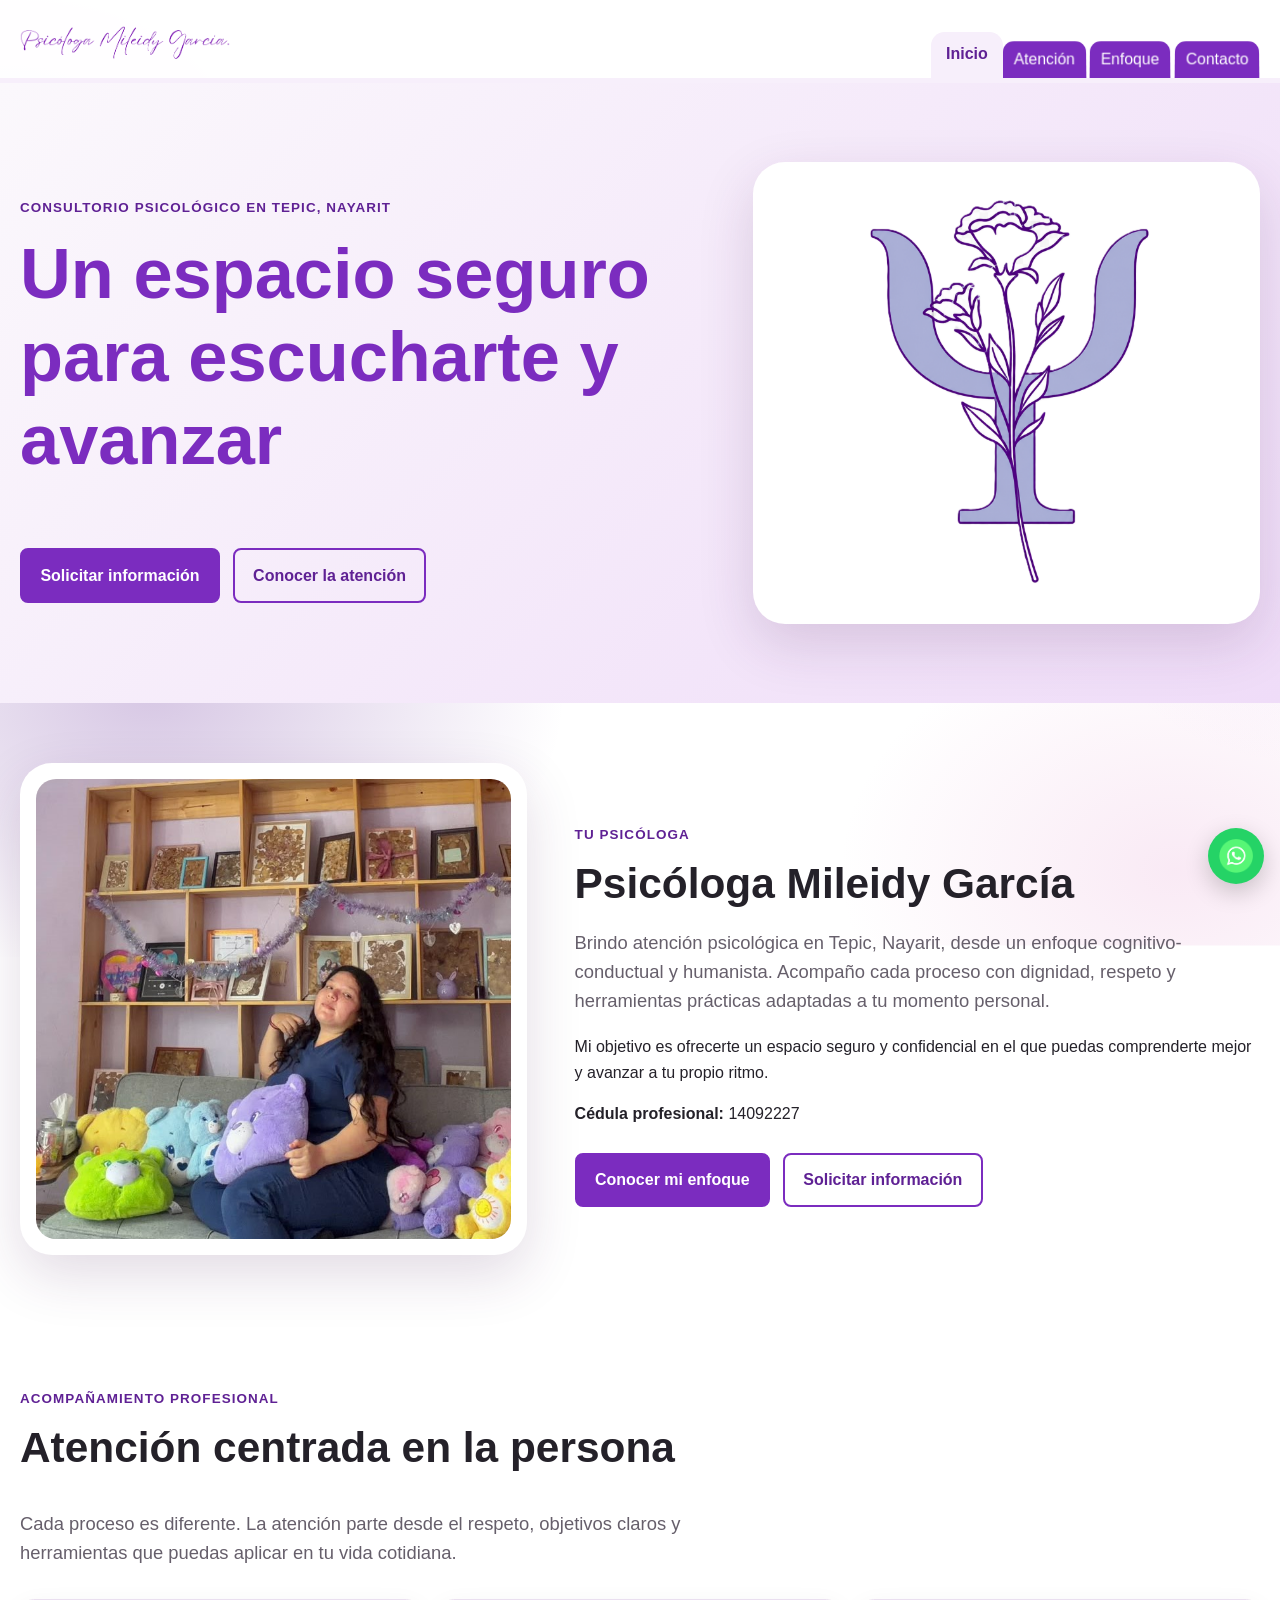
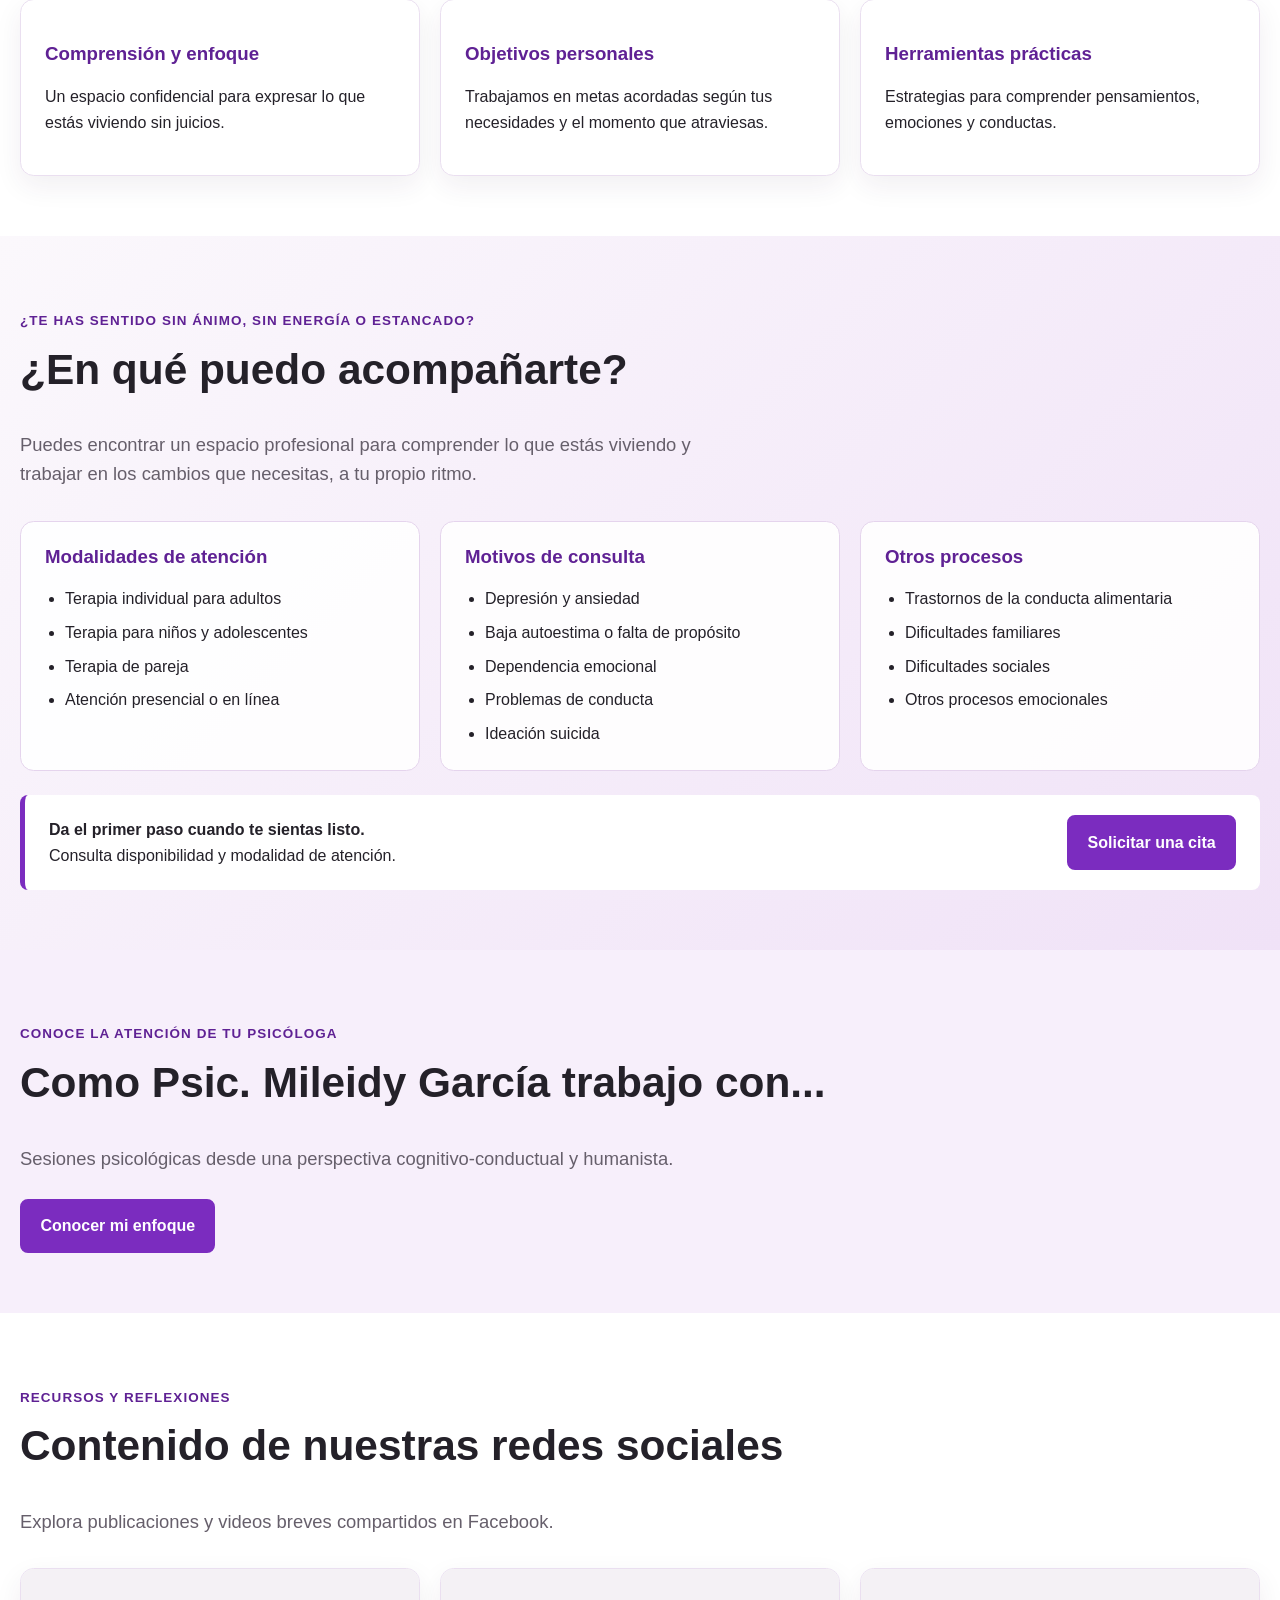
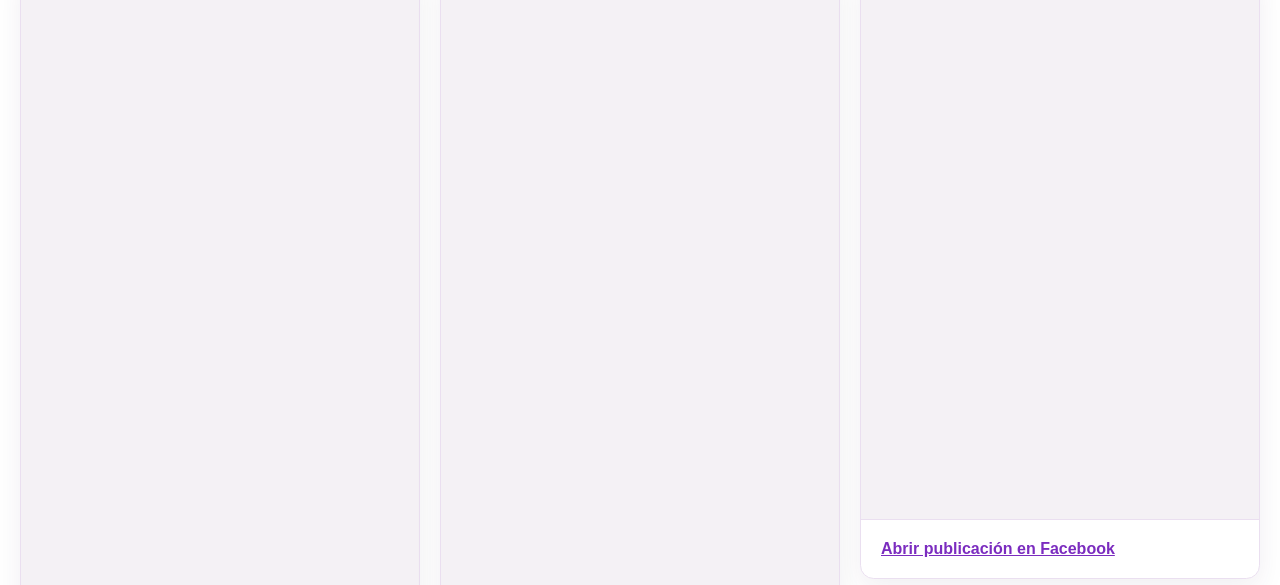
<file: index - copia.html>
<!doctype html><html lang="es-MX"><head><meta charset="utf-8"><meta name="viewport" content="width=device-width, initial-scale=1"><meta http-equiv="refresh" content="0; url=index.html"><title>Psicóloga Mileidy García</title><link rel="canonical" href="index.html"></head><body><p>Ir al <a href="index.html">sitio de la Psicóloga Mileidy García</a>.</p></body></html>
</file>
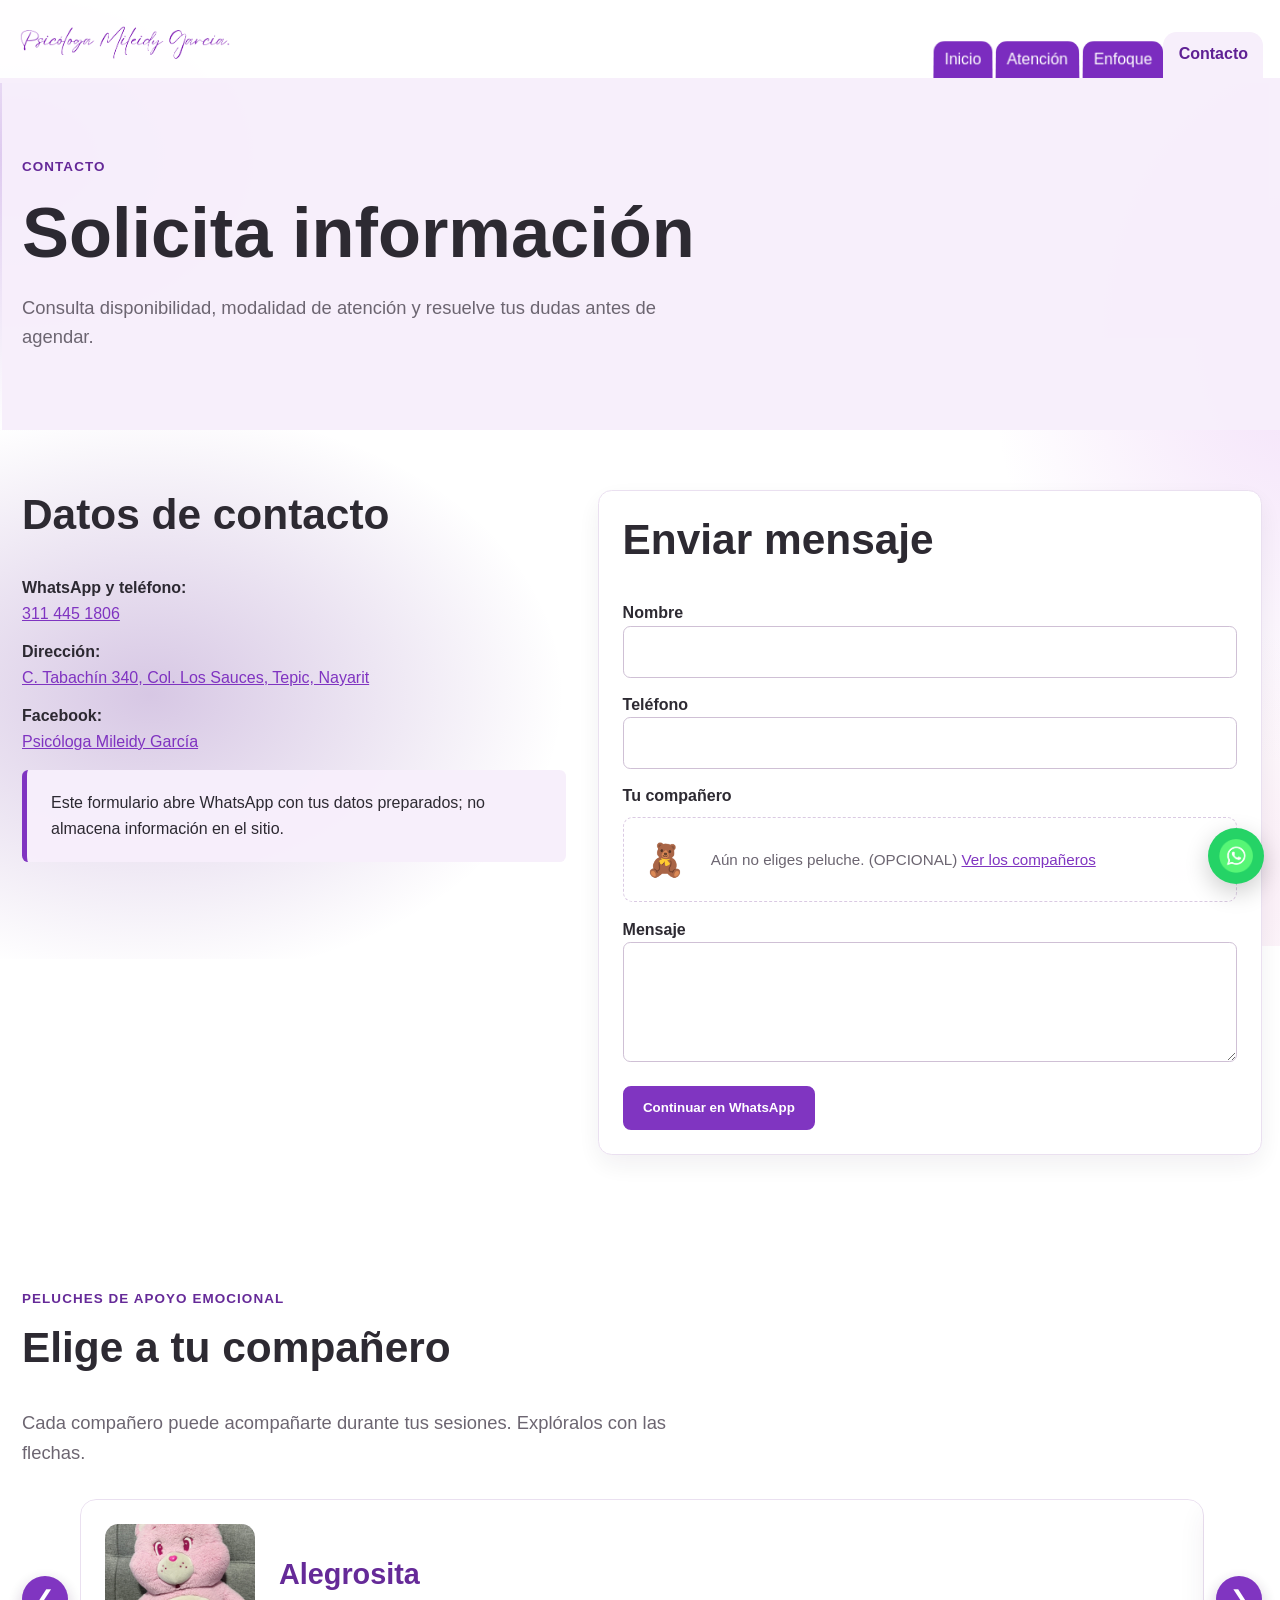
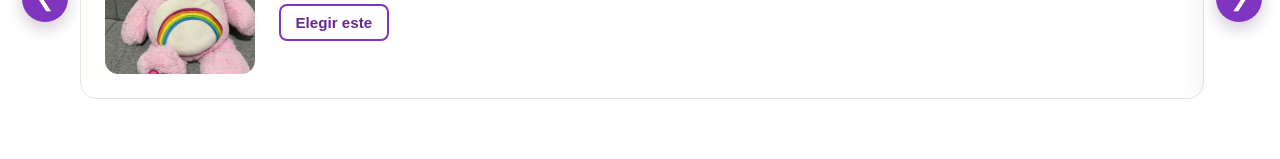
<file: pruebas.html>
<!doctype html><html lang="es-MX"><head><meta charset="utf-8"><meta name="viewport" content="width=device-width, initial-scale=1"><meta http-equiv="refresh" content="0; url=contacto.html"><title>Contacto | Psicóloga Mileidy García</title><link rel="canonical" href="contacto.html"></head><body><p>Ir a la página de <a href="contacto.html">contacto</a>.</p></body></html>
</file>
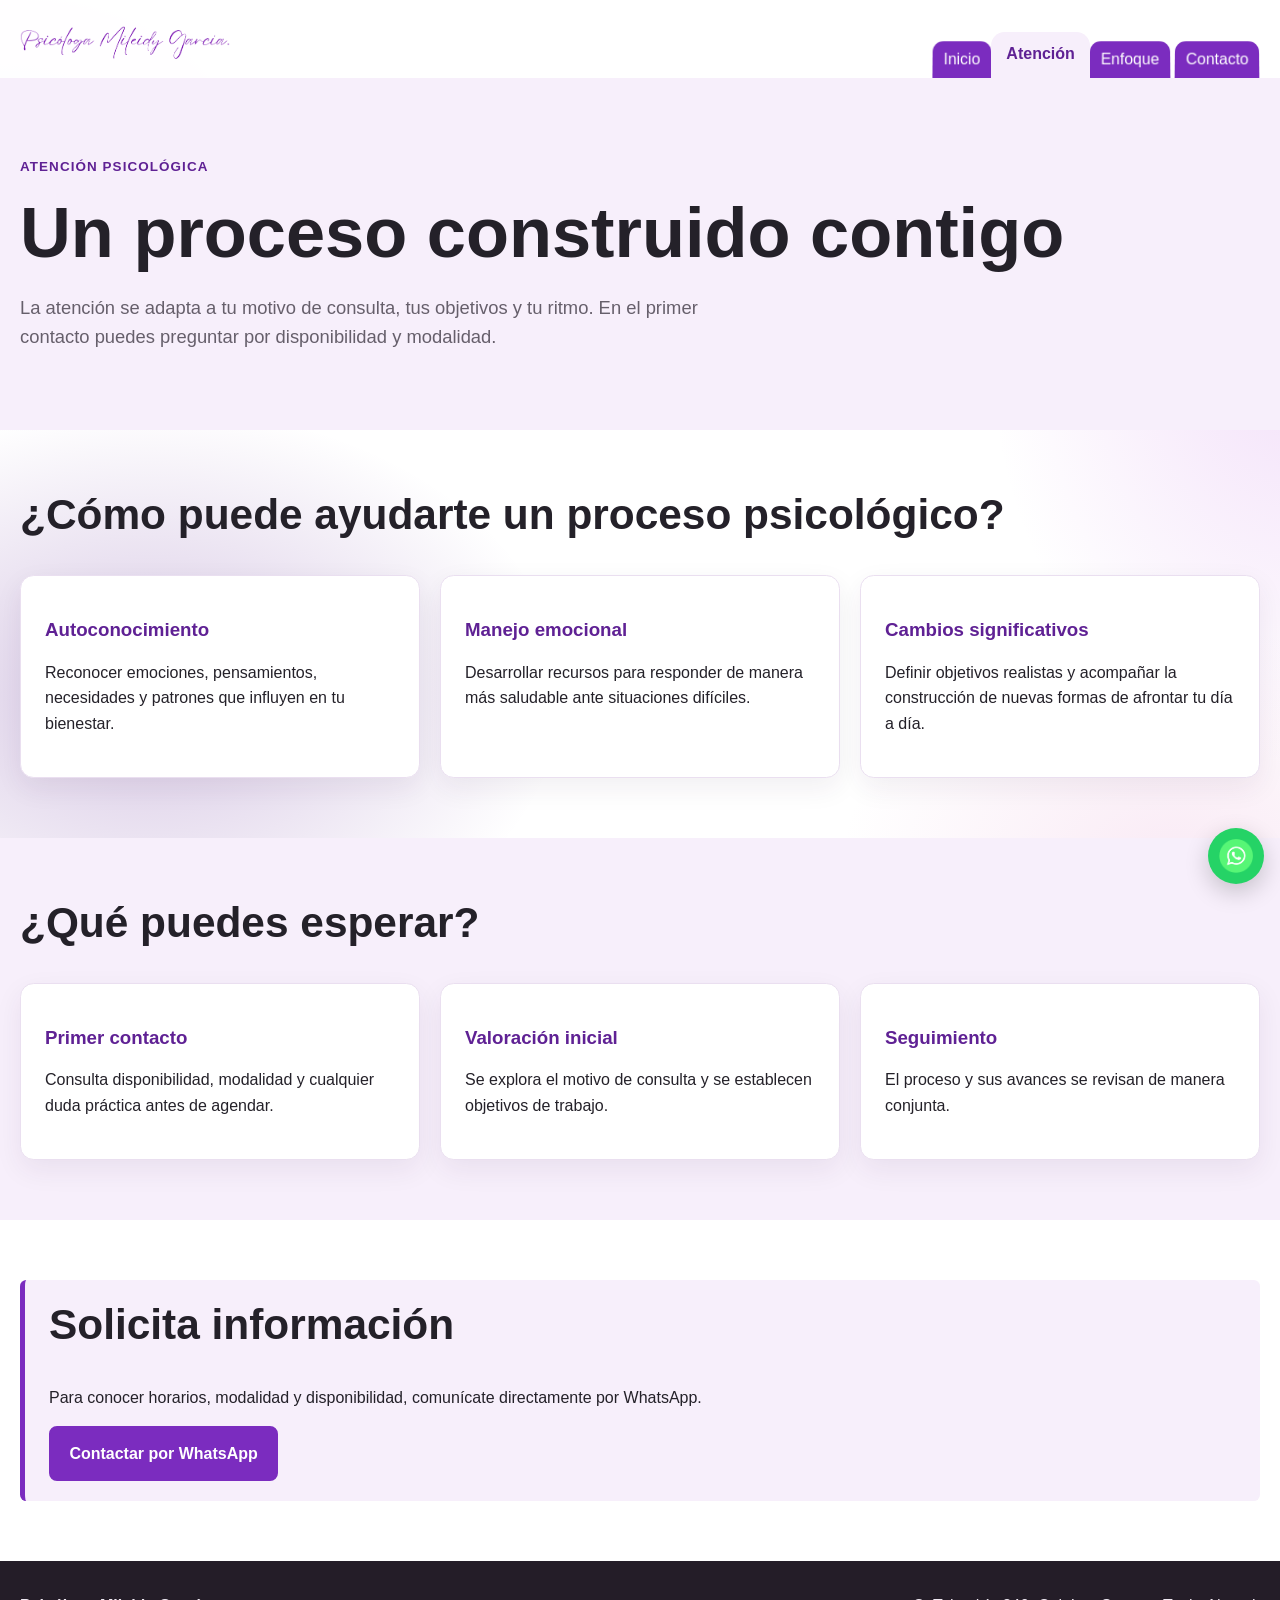
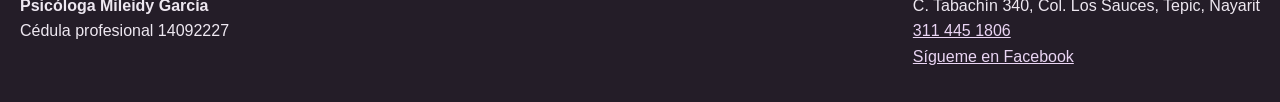
<file: servicios.html>
<!doctype html>
<html lang="es-MX">
<head><meta charset="utf-8"><meta name="viewport" content="width=device-width, initial-scale=1"><meta name="description" content="Conoce la atención psicológica que ofrece la Psicóloga Mileidy García en Tepic."><title>Atención psicológica | Psicóloga Mileidy García</title><link rel="icon" href="Imagenes/icono.ico"><link rel="stylesheet" href="Estilos/sitio.css"></head>
<body>
<header class="site-header"><div class="nav-wrap"><a class="brand" href="index.html"><img src="Imagenes/logotxt.png" alt="Psicóloga Mileidy García"></a><nav class="nav" aria-label="Navegación principal"><a href="index.html">Inicio</a><span aria-current="page">Atención</span><a href="capacitacion.html">Enfoque</a><a href="contacto.html">Contacto</a></nav></div></header>
<main>
  <section class="soft"><div class="section"><p class="eyebrow">Atención psicológica</p><h1>Un proceso construido contigo</h1><p class="lead">La atención se adapta a tu motivo de consulta, tus objetivos y tu ritmo. En el primer contacto puedes preguntar por disponibilidad y modalidad.</p></div></section>
  <section class="section"><h2>¿Cómo puede ayudarte un proceso psicológico?</h2><div class="cards"><article class="card"><h3>Autoconocimiento</h3><p>Reconocer emociones, pensamientos, necesidades y patrones que influyen en tu bienestar.</p></article><article class="card"><h3>Manejo emocional</h3><p>Desarrollar recursos para responder de manera más saludable ante situaciones difíciles.</p></article><article class="card"><h3>Cambios significativos</h3><p>Definir objetivos realistas y acompañar la construcción de nuevas formas de afrontar tu día a día.</p></article></div></section>
  <section class="soft"><div class="section"><h2>¿Qué puedes esperar?</h2><div class="cards"><article class="card"><h3>Primer contacto</h3><p>Consulta disponibilidad, modalidad y cualquier duda práctica antes de agendar.</p></article><article class="card"><h3>Valoración inicial</h3><p>Se explora el motivo de consulta y se establecen objetivos de trabajo.</p></article><article class="card"><h3>Seguimiento</h3><p>El proceso y sus avances se revisan de manera conjunta.</p></article></div></div></section>
  <section class="section"><div class="notice"><h2>Solicita información</h2><p>Para conocer horarios, modalidad y disponibilidad, comunícate directamente por WhatsApp.</p><a class="button" href="https://wa.me/523114451806" target="_blank" rel="noopener">Contactar por WhatsApp</a></div></section>
</main>
<footer class="site-footer"><div class="footer-wrap"><div><strong>Psicóloga Mileidy García</strong><br>Cédula profesional 14092227</div><div>C. Tabachín 340, Col. Los Sauces, Tepic, Nayarit<br><a href="tel:+523114451806">311 445 1806</a><br><a href="https://www.facebook.com/people/Psic%C3%B3loga-Mileidy-Garc%C3%ADa/61567197522178/" target="_blank" rel="noopener">Sígueme en Facebook</a></div></div></footer>
<a class="whatsapp" href="https://wa.me/523114451806" target="_blank" rel="noopener" aria-label="Contactar por WhatsApp"><img src="Imagenes/ws.png" alt=""></a>
</body></html>
</file>
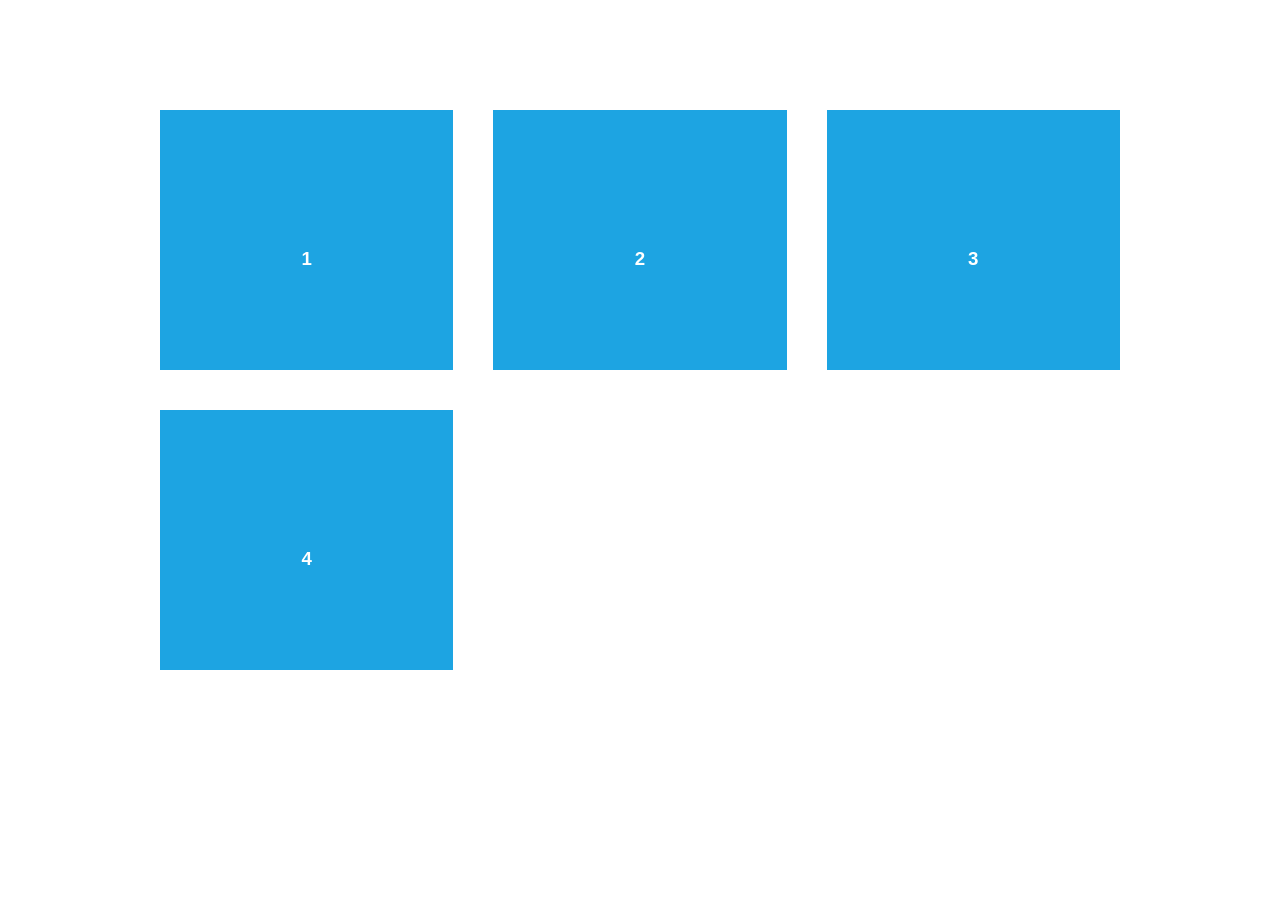
<file: aos/demo/async.html>
<!DOCTYPE html>
<html>
  <head>
    <meta charset="utf-8">
    <title>AOS - Animate on scroll library</title>
    <meta name="viewport" content="width=device-width">
    <link rel="stylesheet" href="css/styles.css" />
    <link rel="stylesheet" href="../dist/aos.css" />
  </head>
  <body>
    <div id="aos-demo" class="aos-all"></div>

    <script src="../dist/aos.js"></script>
    <script>
      AOS.init({
        easing: 'ease-in-out-sine'
      });

      setInterval(addItem, 300);

      var itemsCounter = 1;
      var container = document.getElementById('aos-demo');

      function addItem () {
        if (itemsCounter > 42) return;
        var item = document.createElement('div');
        item.classList.add('aos-item');
        item.setAttribute('data-aos', 'fade-up');
        item.innerHTML = '<div class="aos-item__inner"><h3>' + itemsCounter + '</h3></div>';
        container.appendChild(item);
        itemsCounter++;
      }
    </script>
  </body>
</html>
</file>
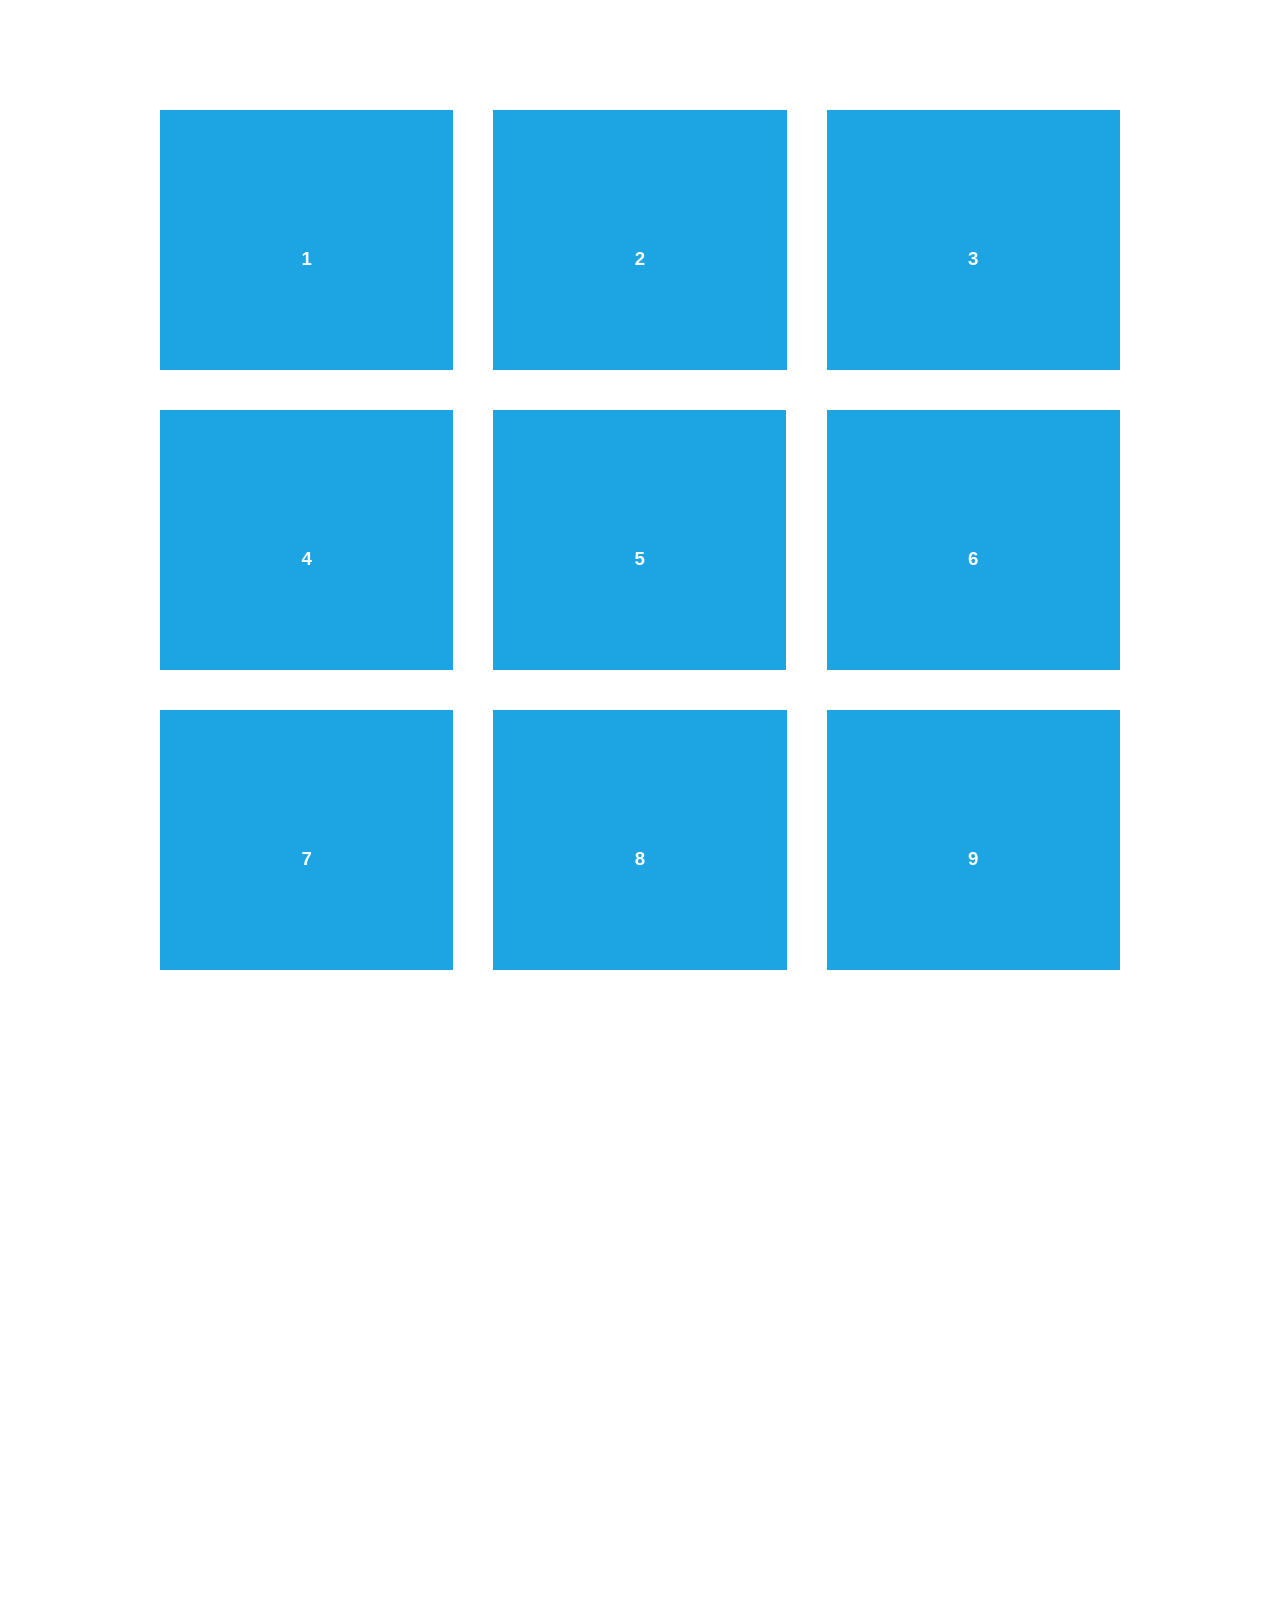
<file: aos/demo/simple.html>
<!DOCTYPE html>
<html>
  <head>
    <meta charset="utf-8">
    <title>AOS - Animate on scroll library</title>
    <meta name="viewport" content="width=device-width">
    <link rel="stylesheet" href="css/styles.css" />
    <link rel="stylesheet" href="../dist/aos.css" />
    <!--[if lt IE 9]>
    <script src="//html5shiv.googlecode.com/svn/trunk/html5.js"></script>
    <![endif]-->
  </head>
  <body>
    <div id="transcroller-body" class="aos-all">
      <div class="aos-item" data-aos="fade-up">
        <div class="aos-item__inner"><h3>1</h3></div>
      </div>
      <div class="aos-item" data-aos="fade-down">
        <div class="aos-item__inner"><h3>2</h3></div>
      </div>
      <div class="aos-item" data-aos="zoom-out-down">
        <div class="aos-item__inner"><h3>3</h3></div>
      </div>
      <div class="aos-item" data-aos="flip-down">
        <div class="aos-item__inner"><h3>4</h3></div>
      </div>
      <div class="aos-item" data-aos="flip-up">
        <div class="aos-item__inner"><h3>5</h3></div>
      </div>
      <div class="aos-item" data-aos="fade-down">
        <div class="aos-item__inner"><h3>6</h3></div>
      </div>
      <div class="aos-item" data-aos="fade-in">
        <div class="aos-item__inner"><h3>7</h3></div>
      </div>
      <div class="aos-item" data-aos="fade-down">
        <div class="aos-item__inner"><h3>8</h3></div>
      </div>
      <div class="aos-item" data-aos="fade-in">
        <div class="aos-item__inner"><h3>9</h3></div>
      </div>
      <div class="aos-item" data-aos="fade-down">
        <div class="aos-item__inner"><h3>10</h3></div>
      </div>
      <div class="aos-item" data-aos="fade-up">
        <div class="aos-item__inner"><h3>11</h3></div>
      </div>
      <div class="aos-item" data-aos="fade-down">
        <div class="aos-item__inner"><h3>12</h3></div>
      </div>
      <div class="aos-item" data-aos="fade-in">
        <div class="aos-item__inner"><h3>13</h3></div>
      </div>
      <div class="aos-item" data-aos="fade-up">
        <div class="aos-item__inner"><h3>14</h3></div>
      </div>
      <div class="aos-item" data-aos="fade-in">
        <div class="aos-item__inner"><h3>15</h3></div>
      </div>
      <div class="aos-item" data-aos="fade-up">
        <div class="aos-item__inner"><h3>16</h3></div>
      </div>
      <div class="aos-item" data-aos="fade-down">
        <div class="aos-item__inner"><h3>17</h3></div>
      </div>
      <div class="aos-item" data-aos="fade-up">
        <div class="aos-item__inner"><h3>18</h3></div>
      </div>
      <div class="aos-item" data-aos="zoom-out">
        <div class="aos-item__inner"><h3>19</h3></div>
      </div>
      <div class="aos-item" data-aos="fade-up">
        <div class="aos-item__inner"><h3>20</h3></div>
      </div>
      <div class="aos-item" data-aos="zoom-out">
        <div class="aos-item__inner"><h3>21</h3></div>
      </div>
      <div class="aos-item" data-aos="fade-in">
        <div class="aos-item__inner"><h3>22</h3></div>
      </div>
      <div class="aos-item" data-aos="zoom-out-up">
        <div class="aos-item__inner"><h3>23</h3></div>
      </div>
      <div class="aos-item" data-aos="zoom-out-down">
        <div class="aos-item__inner"><h3>24</h3></div>
      </div>
      <div class="aos-item" data-aos="fade-in">
        <div class="aos-item__inner"><h3>25</h3></div>
      </div>
      <div class="aos-item" data-aos="fade-in">
        <div class="aos-item__inner"><h3>26</h3></div>
      </div>
      <div class="aos-item" data-aos="fade-in">
        <div class="aos-item__inner"><h3>27</h3></div>
      </div>
      <div class="aos-item" data-aos="fade-in">
        <div class="aos-item__inner"><h3>28</h3></div>
      </div>
      <div class="aos-item" data-aos="fade-in">
        <div class="aos-item__inner"><h3>29</h3></div>
      </div>
      <div class="aos-item" data-aos="fade-in">
        <div class="aos-item__inner"><h3>30</h3></div>
      </div>
      <div class="aos-item" data-aos="fade-in">
        <div class="aos-item__inner"><h3>31</h3></div>
      </div>
      <div class="aos-item" data-aos="fade-in">
        <div class="aos-item__inner"><h3>32</h3></div>
      </div>
      <div class="aos-item" data-aos="fade-in">
        <div class="aos-item__inner"><h3>33</h3></div>
      </div>
      <div class="aos-item" data-aos="fade-in">
        <div class="aos-item__inner"><h3>34</h3></div>
      </div>
      <div class="aos-item" data-aos="fade-in">
        <div class="aos-item__inner"><h3>35</h3></div>
      </div>
      <div class="aos-item" data-aos="fade-in">
        <div class="aos-item__inner"><h3>36</h3></div>
      </div>
      <div class="aos-item" data-aos="fade-in">
        <div class="aos-item__inner"><h3>37</h3></div>
      </div>
      <div class="aos-item" data-aos="fade-in">
        <div class="aos-item__inner"><h3>38</h3></div>
      </div>
      <div class="aos-item" data-aos="fade-in">
        <div class="aos-item__inner"><h3>39</h3></div>
      </div>
      <div class="aos-item" data-aos="fade-in">
        <div class="aos-item__inner"><h3>40</h3></div>
      </div>
      <div class="aos-item" data-aos="fade-in">
        <div class="aos-item__inner"><h3>41</h3></div>
      </div>
      <div class="aos-item" data-aos="fade-in">
        <div class="aos-item__inner"><h3>42</h3></div>
      </div>
    </div>

    <script src="../dist/aos.js"></script>
    <script>
      AOS.init({
        easing: 'ease-in-out-sine'
      });
    </script>

    <!-- <script src="//cdnjs.cloudflare.com/ajax/libs/require.js/2.1.11/require.min.js"></script>
    <script>
      requirejs.config({
          baseUrl: '../dist',
      });

      require(['aos'], function(AOS){
          AOS.init({
              easing: 'ease-in-out-sine'
          });
      });
    </script> -->
  </body>
</html>
</file>
<file: Estilos/sitio.css>
:root {
  --primary: #7b2cbf;
  --primary-dark: #5f2194;
  --soft: #f7effb;
  --ink: #242129;
  --muted: #665f6b;
  --white: #fff;
  /* Escala única de separación: todas las secciones del sitio la usan,
     y los bloques a sangre completa restan --pad para llegar al borde. */
  --space-section: 3.75rem;   /* separación vertical de cada sección */
  --pad: 1.25rem;             /* margen lateral del contenido */
}

#bienvenida {  
  color:var(--primary);

}

* { box-sizing: border-box; }
html { scroll-behavior: smooth; }
body {
  margin: 0;
  color: var(--ink);
  font-family: Arial, Helvetica, sans-serif;
  line-height: 1.6;
  background-color: var(--white);
  background-image:
    radial-gradient(ellipse 34rem 24rem at 2% 18%, rgba(123,44,191,.25), transparent 72%),
    radial-gradient(ellipse 28rem 38rem at 96% 38%, rgba(207,133,232,.25), transparent 70%),
    radial-gradient(ellipse 36rem 25rem at 12% 72%, rgba(95,33,148,.25), transparent 72%),
    radial-gradient(ellipse 30rem 22rem at 88% 92%, rgba(232,170,214,.25), transparent 70%);
  background-attachment: fixed;
  background-repeat: no-repeat;
  background-position: -15px -10px, 12px -18px, -10px 14px, 16px 10px;
  background-size: 103% 103%, 105% 104%, 104% 105%, 103% 104%;
  animation: lava-background 12s ease-in-out infinite alternate;
}

@keyframes lava-background {
  50% {
    background-position: 10px 12px, -14px 8px, 14px -10px, -12px -8px;
    background-size: 106% 105%, 102% 107%, 107% 103%, 105% 106%;
  }
  100% {
    background-position: 22px -14px, -20px 20px, 8px 24px, -24px 14px;
    background-size: 104% 107%, 107% 103%, 103% 108%, 107% 102%;
  }
}

@media (prefers-reduced-motion: reduce) {
  body { animation: none; }
}
a { color: var(--primary); }
img { max-width: 100%; height: auto; }
.skip-link { position: absolute; left: -9999px; }
.skip-link:focus { left: 1rem; top: 1rem; z-index: 9999; padding: .7rem 1rem; background: var(--white); }
.site-header { position: sticky; top: 0; z-index: 100; background: rgba(255,255,255,.96); border-bottom: 5px solid var(--soft); }
.nav-wrap { max-width: 1320px; margin: auto; padding: .65rem 1.25rem 0; display: flex; align-items: center; justify-content: space-between; gap: 2rem; }
.brand img { width: 210px; max-height: 62px; object-fit: contain; }
/* Pestañas tipo carpeta: todas comparten el morado del fondo y lo que las
   separa es la profundidad. La activa queda al frente, al ras del borde
   morado del encabezado; las demás se inclinan hacia atrás y se oscurecen. */
.nav { display: flex; align-self: stretch; align-items: flex-end; gap: .15rem; flex-wrap: wrap; }
.nav a, .nav [aria-current="page"] {
  position: relative;
  text-decoration: none;
  background: var(--soft);
  border-radius: .7rem .7rem 0 0;
  transform-origin: bottom center;
  transition: transform .2s ease, background .2s ease, box-shadow .2s ease, color .2s ease;
}
/* Las de atrás: más bajas, recostadas y con sombra encima, como si la pestaña
   de enfrente les tapara la luz. */
.nav a {
  z-index: 1;
  padding: .35rem .7rem .45rem;
  color: var(--white);
  background: var(--primary);
  transform: perspective(420px) rotateX(6deg) scale(.985);
  box-shadow: none;
}
.nav a:hover {
  color: var(--white);
  background: var(--primary-dark);
  transform: perspective(420px) rotateX(4deg) scale(.99);
  box-shadow: none;
}
.nav a:focus-visible { z-index: 4; outline: 3px solid var(--primary-dark); outline-offset: 2px; }
/* La de enfrente: más alta, derecha, con brillo arriba y sombra propia hacia
   los lados para despegarla de sus vecinas. */
.nav [aria-current="page"] {
  z-index: 3;
  margin: 0 -.2rem;
  padding: .55rem .95rem .7rem;
  color: var(--primary-dark);
  border-radius: .85rem .85rem 0 0;
  font-weight: 700;
  cursor: default;
  background: var(--soft);
  box-shadow: none;
}
.hero { background: linear-gradient(135deg, #fbf8fc, #efdcf8); }
.hero-grid, .section, .contact-grid { max-width: 1320px; margin: auto; padding: var(--space-section) var(--pad); }
.hero-grid { display: grid; grid-template-columns: 1.15fr .85fr; align-items: center; gap: 3rem; min-height: 620px; }
.eyebrow { color: var(--primary-dark); font-weight: 700; letter-spacing: .08em; text-transform: uppercase; font-size: .84rem; }
h1, h2, h3 { line-height: 1.18; }
h1 { font-size: clamp(2.25rem, 6vw, 4.4rem); margin: .5rem 0 1rem; }
h2 { font-size: clamp(1.8rem, 4vw, 2.65rem); margin-top: 0; }
.lead { color: var(--muted); font-size: 1.15rem; max-width: 690px; }
.portrait { background: var(--white); padding: 1rem; border-radius: 2rem; box-shadow: 0 20px 55px rgba(72,31,89,.16); }
.portrait img { display: block; margin: auto; max-height: 430px; object-fit: contain; }
.presentation-grid { display: grid; grid-template-columns: .85fr 1.15fr; align-items: center; gap: 3rem; }
.presentation-photo { background: var(--white); padding: 1rem; border-radius: 2rem; box-shadow: 0 20px 55px rgba(72,31,89,.16); }
.presentation-photo img { display: block; width: 100%; max-height: 460px; border-radius: 1.25rem; object-fit: cover; }
.presentation-text h2 { margin-bottom: .75rem; }
.actions { display: flex; gap: .8rem; flex-wrap: wrap; margin-top: 1.6rem; }
.button { display: inline-block; padding: .78rem 1.15rem; border-radius: .5rem; background: var(--primary); color: var(--white); text-decoration: none; border: 2px solid var(--primary); font-weight: 700; }
.button:hover { background: var(--primary-dark); border-color: var(--primary-dark); color: var(--white); }
.button.secondary { background: transparent; color: var(--primary-dark); }
.soft { background: var(--soft); }
/* Flex en vez de grid para que una última fila incompleta quede centrada
   y no recargada a la izquierda. El ancho iguala al de 3 columnas con su gap. */
.cards { display: flex; flex-wrap: wrap; justify-content: center; gap: 1.25rem; margin-top: 2rem; }
.cards > * { flex: 0 1 calc((100% - 2.5rem) / 3); }
.card { background: var(--white); border: 1px solid #eadff0; border-radius: .85rem; padding: 1.5rem; box-shadow: 0 10px 28px rgba(60,35,70,.07); }
.card h3 { color: var(--primary-dark); }
.includes { background: linear-gradient(135deg, #f7effb, #efdcf8); }
.include-card { text-align: center; }
.include-icon { display: block; font-size: 2.6rem; line-height: 1; margin-bottom: .6rem; }
.include-card h3 { margin: 0 0 .5rem; }
/* Aparición al hacer scroll (se activa con Javascript/animaciones.js) */
.include-card.reveal-init { opacity: 0; transform: translateY(24px); transition: opacity .6s ease, transform .6s ease; }
.include-card.reveal-init.reveal-in { opacity: 1; transform: none; }
.include-card.reveal-init:nth-child(2) { transition-delay: .08s; }
.include-card.reveal-init:nth-child(3) { transition-delay: .16s; }
.include-card.reveal-init:nth-child(4) { transition-delay: .24s; }
.include-card.reveal-init:nth-child(5) { transition-delay: .32s; }
.include-card.reveal-init:nth-child(6) { transition-delay: .40s; }
/* Movimiento idle de los emojis (escalonado) */
@media (prefers-reduced-motion: no-preference) {
  .include-icon { animation: icon-float 3s ease-in-out infinite; }
  .include-card:nth-child(2) .include-icon { animation-delay: .3s; }
  .include-card:nth-child(3) .include-icon { animation-delay: .6s; }
  .include-card:nth-child(4) .include-icon { animation-delay: .9s; }
  .include-card:nth-child(5) .include-icon { animation-delay: 1.2s; }
  .include-card:nth-child(6) .include-icon { animation-delay: 1.5s; }
}
@keyframes icon-float { 50% { transform: translateY(-6px); } }
.support-section { background: linear-gradient(135deg, #fbf8fc, #f0e2f7); }
.support-grid { display: grid; grid-template-columns: repeat(3, 1fr); gap: 1.25rem; margin-top: 2rem; }
.support-card { background: rgba(255,255,255,.9); border: 1px solid #e5d4ed; border-radius: .85rem; padding: 1.5rem; }
.support-card h3 { margin-top: 0; color: var(--primary-dark); }
.support-card ul { margin: 0; padding-left: 1.25rem; }
.support-card li + li { margin-top: .5rem; }
.support-cta { display: flex; align-items: center; justify-content: space-between; gap: 1.5rem; margin-top: 1.5rem; padding: 1.25rem 1.5rem; background: var(--white); border-left: 5px solid var(--primary); border-radius: .5rem; }
.social-content { max-width: 1580px; }
.social-grid { display: grid; grid-template-columns: repeat(3, minmax(0, 500px)); align-items: start; justify-content: center; gap: 1.25rem; margin-top: 2rem; }
.social-card { overflow: hidden; background: var(--white); border: 1px solid #eadff0; border-radius: .85rem; box-shadow: 0 10px 28px rgba(60,35,70,.07); }
.facebook-embed { display: block; width: 100%; max-width: 500px; border: 0; background: #f4f1f5; }
.facebook-embed--post-tall { height: 650px; }
.facebook-embed--video { height: 1100px; }
.facebook-embed--post-short { height: 550px; }
.embed-fallback { margin: 0; padding: 1rem 1.25rem; border-top: 1px solid #eadff0; }
.embed-fallback a { font-weight: 700; }
.review-grid { display: grid; grid-template-columns: repeat(3, 1fr); gap: 1.25rem; margin-top: 2rem; }
.review-card { display: flex; flex-direction: column; background: var(--white); border: 1px solid #eadff0; border-radius: .85rem; padding: 1.5rem; box-shadow: 0 10px 28px rgba(60,35,70,.07); transition: transform .25s ease, box-shadow .25s ease; }
@media (hover: hover) and (pointer: fine) {
  .review-card:hover { transform: translateY(-6px); box-shadow: 0 14px 30px rgba(60,35,70,.14); }
}
@media (prefers-reduced-motion: reduce) {
  .review-card { transition: none; }
}
.stars { margin: 0 0 .75rem; color: #f4a900; font-size: 1.2rem; letter-spacing: .08em; }
.review-card blockquote { margin: 0; color: var(--ink); font-size: 1.08rem; }
.review-author { margin: auto 0 0; padding-top: 1rem; color: var(--muted); font-weight: 700; }
.notice { border-left: 5px solid var(--primary); background: var(--soft); padding: 1.25rem 1.5rem; border-radius: .4rem; }
.contact-grid { display: grid; grid-template-columns: .9fr 1.1fr; gap: 2rem; }
.contact-list { list-style: none; padding: 0; }
.contact-list li { margin: .8rem 0; }
.form-card label { display: block; margin-top: .9rem; font-weight: 700; }
.form-card input, .form-card textarea, .form-card select { width: 100%; border: 1px solid #cdbed4; border-radius: .45rem; padding: .75rem; font: inherit; }
.form-card textarea { min-height: 120px; resize: vertical; }
.form-card button { margin-top: 1rem; cursor: pointer; }
.map { width: 100%; min-height: 360px; border: 0; display: block; }
/* Carrusel "Elige a tu compañero" */
.carousel { position: relative; display: flex; align-items: center; gap: .75rem; margin-top: 2rem; }
.carousel-viewport { flex: 1; overflow: hidden; border-radius: 1rem; }
.carousel-track { display: flex; margin: 0; padding: 0; list-style: none; transition: transform .6s ease; }
.carousel-slide { flex: 0 0 100%; min-width: 0; }
.companion-card { display: flex; align-items: center; gap: 1.5rem; background: var(--white); border: 1px solid #eadff0; border-radius: 1rem; padding: 1.5rem; box-shadow: 0 10px 28px rgba(60,35,70,.07); }
.companion-card img { flex: 0 0 auto; width: 150px; height: 150px; object-fit: cover; border-radius: .85rem; background: var(--soft); }
.companion-card h3 { margin: 0; color: var(--primary-dark); font-size: clamp(1.3rem, 3vw, 1.8rem); }
.carousel-arrow { flex: 0 0 auto; width: 46px; height: 46px; border: 0; border-radius: 50%; background: var(--primary); color: var(--white); font-size: 1.4rem; line-height: 1; cursor: pointer; display: flex; align-items: center; justify-content: center; box-shadow: 0 6px 16px rgba(72,31,89,.25); transition: background .2s ease, transform .15s ease; }
.carousel-arrow:hover { background: var(--primary-dark); }
.carousel-arrow:active { transform: scale(.92); }

/* Elegir compañero desde el carrusel */
.companion-card-body { display: flex; flex-direction: column; align-items: flex-start; gap: .75rem; }
.companion-choose { padding: .5rem .9rem; font-size: .95rem; font-family: inherit; cursor: pointer; }
.companion-card.is-chosen { border-color: var(--primary); box-shadow: 0 0 0 3px rgba(123,44,191,.18), 0 10px 28px rgba(60,35,70,.07); }

/* Compañero elegido, dentro del formulario */
.companion-field { margin-top: .9rem; }
.companion-field-label { display: block; font-weight: 700; }
.companion-empty { display: flex; align-items: center; gap: .85rem; margin: .5rem 0 0; padding: .6rem; color: var(--muted); font-size: .95rem; border: 1px dashed #d9c8e2; border-radius: .6rem; }
.companion-chosen { display: flex; align-items: center; gap: .85rem; margin-top: .5rem; padding: .6rem; background: var(--soft); border: 1px solid #eadff0; border-radius: .6rem; }
.companion-chosen:focus-visible { outline: 3px solid var(--primary); outline-offset: 2px; }
/* Estas tres son flex, y flex le gana al atributo hidden: hay que apagarlas a mano */
.companion-empty[hidden], .companion-chosen[hidden], .companion-thumb[hidden] { display: none; }
/* Marcador de posición mientras no hay peluche elegido (y respaldo si la foto no carga) */
.companion-thumb { flex: 0 0 auto; display: flex; align-items: center; justify-content: center; width: 64px; height: 64px; font-size: 2rem; line-height: 1; background: var(--white); border-radius: .5rem; }
.companion-photo { flex: 0 0 auto; width: 64px; height: 64px; object-fit: cover; border-radius: .5rem; background: var(--white); }
.companion-change { margin-left: auto; font-size: .92rem; }

@media (prefers-reduced-motion: reduce) {
  .carousel-track { transition: none; }
  .nav a, .nav [aria-current="page"] { transition: none; }
  html { scroll-behavior: auto; }
}

@media (max-width: 500px) {
  .carousel { gap: .4rem; }
  .companion-card { padding: 1rem; gap: 1rem; flex-wrap: wrap; }
  .companion-card img { width: 96px; height: 96px; }
  .carousel-arrow { width: 38px; height: 38px; font-size: 1.2rem; }
  .companion-thumb, .companion-photo { width: 52px; height: 52px; }
  .companion-thumb { font-size: 1.6rem; }
}
.site-footer { background: #241d28; color: #eee8f1; }
/* Franja decorativa que deja ver el degradado del fondo. Antes ocupaba entre
   288px y 512px de alto, el hueco más grande de la página. */
.background-showcase { min-height: clamp(7rem, 16vw, 12rem); }
.footer-wrap { max-width: 1320px; margin: auto; padding: 2rem 1.25rem; display: flex; justify-content: space-between; gap: 2rem; flex-wrap: wrap; }
.site-footer a { color: #ead5f4; }
.footer-agenda { align-self: center; margin-left: auto; display: inline-flex; align-items: center; gap: .55rem; padding: .7rem .9rem; border: 1px solid rgba(234,213,244,.45); border-radius: .65rem; text-decoration: none; font-weight: 700; transition: background .2s ease, border-color .2s ease, transform .2s ease; }
.footer-agenda svg { width: 24px; height: 24px; }
.footer-agenda:hover { color: var(--white); background: var(--primary); border-color: var(--primary); transform: translateY(-2px); }
.footer-agenda:focus-visible { outline: 3px solid #ead5f4; outline-offset: 3px; }
.whatsapp { position: fixed; right: 1rem; bottom: 1rem; z-index: 80; width: 56px; height: 56px; border-radius: 50%; background: #25d366; padding: 11px; box-shadow: 0 8px 24px rgba(0,0,0,.2); }

@media (max-width: 800px) {
  :root { --space-section: 3.25rem; }
  /* En pantallas angostas estos recuadros salen a sangre completa: restan el
     padding lateral de .section para que su color sí llegue al borde. */
  .notice, .support-cta { margin-inline: calc(var(--pad) * -1); border-radius: 0; }
  .nav-wrap, .contact-grid { display: block; }
  .nav { margin-top: .5rem; }
  .hero-grid { grid-template-columns: 1fr; text-align: center; }
  .hero-grid .lead { margin-inline: auto; }
  .actions { justify-content: center; }
  .portrait { max-width: 430px; margin: auto; }
  .support-grid, .social-grid, .review-grid, .presentation-grid { grid-template-columns: 1fr; }
  .cards > * { flex-basis: 100%; }   /* .cards es flex, no grid: una tarjeta por fila */
  .presentation-grid { text-align: center; gap: 1.5rem; }
  .presentation-photo { max-width: 430px; margin-inline: auto; }
  .presentation-text .lead { margin-inline: auto; }
  .social-card { width: min(100%, 500px); margin-inline: auto; }
  .facebook-embed--post-tall { height: min(650px, 130vw); }
  .facebook-embed--video { height: min(1100px, 220vw); }
  .facebook-embed--post-short { height: min(550px, 110vw); }
  .support-cta { align-items: flex-start; flex-direction: column; }
}

@media (max-width: 500px) {
  .nav-wrap { text-align: center; }
  .nav { justify-content: center; font-size: .92rem; }
  .nav a, .nav [aria-current="page"] {
    transform: none;
    padding: .28rem .5rem .36rem;
    font-size: .95rem;
    border-radius: .6rem .6rem 0 0;
  }
  .footer-agenda { width: 100%; justify-content: center; margin-left: 0; }
  :root { --space-section: 3rem; --pad: 1rem; }
}

/* ===== Transición con deslizamiento lateral entre páginas ===== */
/* El deslizamiento de entrada corre siempre desde aquí, haya o no
   transición nativa: Chrome descarta la suya cuando la página que entra
   tarda en pintar —le pasa a las más pesadas— y antes eso dejaba esas
   navegaciones sin animación alguna. */
@media (prefers-reduced-motion: no-preference) {
  body { overflow-x: clip; }                   /* evita la barra horizontal durante el deslizamiento */
  main { animation: page-enter .8s cubic-bezier(.22, .61, .36, 1) both; }
}

@keyframes page-enter {
  from { opacity: 0; transform: translateX(48px); }
  to   { opacity: 1; transform: translateX(0); }
}

/* Navegadores con View Transitions (Chrome, Edge, Safari): la página
   anterior sale hacia la izquierda y el encabezado con el menú permanece
   fijo. La que entra solo se funde, sin desplazarse: de deslizarla ya se
   encarga page-enter, y si aquí también se moviera, el recorrido se
   vería doble. */
@supports (view-transition-name: none) {
  @view-transition { navigation: auto; }

  .site-header { view-transition-name: site-header; }

  ::view-transition-old(root) { animation: vt-slide-out .55s cubic-bezier(.55, .06, .68, .19) both; }
  ::view-transition-new(root) { animation: vt-fade-in .45s ease both; }
}

@keyframes vt-slide-out { to   { opacity: 0; transform: translateX(-8%); } }
@keyframes vt-fade-in   { from { opacity: 0; } }

/* Respeta la preferencia de menos movimiento */
@media (prefers-reduced-motion: reduce) {
  ::view-transition-group(*),
  ::view-transition-old(*),
  ::view-transition-new(*) { animation-duration: .001ms !important; }
}
</file>
<file: bitacora/css/app.css>
:root {
    color-scheme: light;
    --ink: #25192f;
    --muted: #796a87;
    --brand: #5f2194;
    --accent: #7b2cbf;
    --paper: #fbf8fc;
    --line: #ebe6ef;
    --grid: #f0ecf3;
    --orange: #d58a48;
    --row: 62px;
    --head: 54px;
    --hours: 58px;
    font-family: "Segoe UI", -apple-system, BlinkMacSystemFont, Arial, sans-serif;
    background: var(--paper);
    color: var(--ink);
    font-synthesis: none;
    text-rendering: optimizeLegibility;
}

* { box-sizing: border-box; }
html { -webkit-text-size-adjust: 100%; }
body {
    min-width: 320px;
    height: 100vh;
    height: 100dvh;
    margin: 0;
    display: flex;
    flex-direction: column;
    overflow: hidden;
    background: radial-gradient(ellipse at 82% 0%, rgba(228, 220, 235, .52), transparent 34rem), var(--paper);
    -webkit-tap-highlight-color: rgba(123, 44, 191, .12);
}
button, input, textarea, select { font: inherit; }
button { cursor: pointer; }
[hidden] { display: none !important; }
h1, h2, h3, p { margin-top: 0; }
.sr-only { position: absolute; width: 1px; height: 1px; padding: 0; margin: -1px; overflow: hidden; clip: rect(0, 0, 0, 0); white-space: nowrap; border: 0; }
.eyebrow { margin: 0 0 10px; color: #837193; font-size: 10px; font-weight: 700; letter-spacing: .15em; }

/* ---------- Barra superior ---------- */
.topbar {
    flex: 0 0 auto;
    z-index: 4;
    min-height: 64px;
    padding: env(safe-area-inset-top) max(24px, env(safe-area-inset-right)) 0 max(24px, env(safe-area-inset-left));
    display: flex;
    align-items: center;
    justify-content: space-between;
    border-bottom: 1px solid rgba(43, 12, 70, .08);
    background: rgba(255, 255, 255, .78);
    -webkit-backdrop-filter: blur(14px); backdrop-filter: blur(14px);
}
.brand { display: flex; align-items: center; gap: 12px; color: inherit; text-decoration: none; }
.brand-mark { width: 38px; height: 38px; flex: 0 0 auto; border-radius: 11px; box-shadow: 0 2px 8px rgba(95, 33, 148, .15); }
.brand-logo { display: block; width: 130px; height: auto; margin-top: -4px; }
.brand strong { display: block; font-size: 16px; font-weight: 800; letter-spacing: -.03em; }
.topbar-right { display: flex; align-items: center; gap: 16px; }
.connection { display: flex; align-items: center; gap: 8px; color: #5d4c6b; font-size: 12px; font-weight: 600; }
.status-dot { width: 8px; height: 8px; border-radius: 50%; background: #49a36f; box-shadow: 0 0 0 3px #e7f2e9; }
.connection.is-offline .status-dot { background: var(--orange); box-shadow: 0 0 0 3px #f7ede3; }

/* ---------- Botones ---------- */
.button { min-height: 40px; padding: 0 15px; border: 1px solid transparent; border-radius: 9px; font-size: 13px; font-weight: 700; transition: background .16s ease, border-color .16s ease, transform .16s ease; }
.button-primary { color: #fff; background: var(--brand); box-shadow: 0 4px 12px rgba(43, 12, 70, .12); }
.button-primary:hover { background: var(--accent); }
.button-primary span { padding-right: 4px; font-size: 17px; vertical-align: -1px; }
.button-secondary { color: var(--brand); border-color: #d2c7dc; background: #fff; }
.button-secondary:hover, .button-quiet:hover { border-color: #aa97bb; background: #f9f6fb; }
.button-quiet { color: #534461; background: transparent; }
.button-danger { color: #a94336; border-color: #efd3ce; background: #fff; }
.button-danger:hover { background: #fff0ed; }
.button-small { min-height: 34px; padding: 0 12px; font-size: 12px; }
.button-block { width: 100%; }
.button-light { min-height: 34px; padding: 0 11px; color: #341d49; background: #fff; font-size: 11px; }
.icon-button { display: inline-grid; flex: 0 0 auto; width: 34px; height: 34px; padding: 0; place-items: center; border: 0; border-radius: 50%; color: #6d5d7b; background: #f2eff5; font-size: 20px; line-height: 1; }
.icon-button:hover { color: var(--brand); background: #ebe4f1; }
:focus-visible { outline: 2px solid var(--accent); outline-offset: 2px; }

/* ---------- Distribución ---------- */
.app {
    position: relative;
    flex: 1 1 auto;
    min-height: 0;
    display: grid;
    grid-template-columns: 268px minmax(0, 1fr);
    gap: 20px;
    padding: 18px max(24px, env(safe-area-inset-right)) max(14px, env(safe-area-inset-bottom)) max(24px, env(safe-area-inset-left));
}
.sidebar { min-height: 0; display: flex; flex-direction: column; gap: 14px; overflow-y: auto; padding-bottom: 6px; }
.sidebar-top { display: flex; align-items: center; gap: 8px; }
.sidebar-close, .sidebar-backdrop, .toolbar-calendar, .toolbar-new { display: none; }
.panel { padding: 14px; border: 1px solid var(--line); border-radius: 14px; background: rgba(255, 255, 255, .9); }
.panel-soft { background: rgba(239, 233, 244, .6); border-color: #e5dcec; }

/* ---------- Mini calendario ---------- */
.mini-head { display: flex; align-items: center; justify-content: space-between; margin-bottom: 8px; }
.mini-head .icon-button { width: 30px; height: 30px; font-size: 18px; background: transparent; }
.mini-title { margin: 0; color: var(--brand); font-size: 14px; font-weight: 800; letter-spacing: -.01em; }
.mini-weekdays, .mini-grid { display: grid; grid-template-columns: repeat(7, 1fr); gap: 2px; }
.mini-weekdays span { padding: 4px 0; color: #9c8fa8; font-size: 10px; font-weight: 700; text-align: center; }
.mini-day { position: relative; height: 32px; padding: 0; border: 0; border-radius: 8px; color: #3f2f4d; background: transparent; font-size: 12px; font-weight: 600; }
.mini-day:hover { background: #f3eef7; }
.mini-day.is-other { color: #c4bacc; }
.mini-day.is-visible { color: var(--brand); background: #efe6f6; }
.mini-day.is-today { color: #fff; background: var(--accent); }
.mini-day.has-items::after { content: ""; position: absolute; bottom: 4px; left: 50%; width: 4px; height: 4px; margin-left: -2px; border-radius: 50%; background: #d6487e; }
.mini-day.is-today.has-items::after { background: #fff; }

/* ---------- Ajustes ---------- */
.settings-row { display: flex; gap: 8px; margin-bottom: 10px; }
.mini-field { display: flex; flex: 1; flex-direction: column; gap: 5px; color: #5c4d69; font-size: 11px; font-weight: 700; }
.mini-field select { width: 100%; padding: 7px 8px; border: 1px solid var(--line); border-radius: 7px; color: #3c2b4a; background: #fff; font-size: 13px; font-weight: 400; }
.privacy-copy { margin-bottom: 10px; color: #645472; font-size: 12px; line-height: 1.55; }
.privacy-copy strong { color: #3e2c4d; }
.backup-actions { display: flex; flex-wrap: wrap; gap: 6px; margin-bottom: 8px; }
.backup-actions .button { min-height: 34px; padding: 0 11px; font-size: 11px; }
.storage-label { display: block; color: #90829d; font-size: 10px; }

/* ---------- Agenda ---------- */
.planner { min-width: 0; min-height: 0; display: flex; flex-direction: column; gap: 10px; }
.planner-toolbar { display: flex; align-items: center; gap: 12px; min-height: 40px; }
.nav-group { display: flex; align-items: center; gap: 6px; }
.range-label { margin: 0; color: var(--brand); font-size: 21px; font-weight: 800; letter-spacing: -.035em; white-space: nowrap; overflow: hidden; text-overflow: ellipsis; }
.range-count { margin-left: auto; color: #9a8da6; font-size: 12px; white-space: nowrap; }
.notice { display: flex; flex-wrap: wrap; align-items: center; gap: 6px; padding: 10px 14px; border: 1px solid #d0e4d3; border-radius: 9px; color: #315a3b; background: #edf7ee; font-size: 13px; line-height: 1.45; }
.notice-error { border-color: #edcfca; color: #853b31; background: #fff1ee; }
.notice-action { margin-left: auto; padding: 4px 10px; border: 1px solid currentColor; border-radius: 6px; color: inherit; background: transparent; font-size: 12px; font-weight: 700; }

.schedule-scroll {
    position: relative;
    flex: 1 1 auto;
    min-height: 260px;
    overflow: auto;
    overscroll-behavior: contain;
    -webkit-overflow-scrolling: touch;
    border: 1px solid var(--line);
    border-radius: 14px;
    background: #fff;
    box-shadow: 0 4px 18px rgba(41, 25, 55, .035);
}
.schedule {
    display: grid;
    grid-template-columns: var(--hours) repeat(var(--days, 7), minmax(104px, 1fr));
    grid-template-rows: var(--head);
    grid-auto-rows: var(--row);
    min-width: max-content;
    -webkit-user-select: none; user-select: none;
}
.corner, .day-head { position: sticky; top: 0; z-index: 4; background: rgba(255, 255, 255, .96); border-bottom: 1px solid var(--line); }
.corner { left: 0; z-index: 5; }
.day-head { display: flex; flex-direction: column; align-items: center; justify-content: center; gap: 1px; border-left: 1px solid var(--grid); }
.day-head .dow { color: #9a8da6; font-size: 11px; font-weight: 700; text-transform: uppercase; letter-spacing: .06em; }
.day-head .dom { display: grid; width: 28px; height: 28px; place-items: center; border-radius: 50%; color: #3f2f4d; font-size: 15px; font-weight: 800; }
.day-head.is-today .dow { color: var(--accent); }
.day-head.is-today .dom { color: #fff; background: var(--accent); }
.hour-label { position: sticky; left: 0; z-index: 3; padding: 6px 9px 0 0; border-top: 1px solid var(--grid); background: #fff; color: #9a8da6; font-size: 11px; font-weight: 600; text-align: right; font-variant-numeric: tabular-nums; }
.slot { position: relative; padding: 3px; border-top: 1px solid var(--grid); border-left: 1px solid var(--grid); transition: background .12s ease; }
.slot.is-today { background: rgba(123, 44, 191, .035); }
.slot.is-past .slot-add { background-image: repeating-linear-gradient(135deg, rgba(150, 135, 165, .06) 0 6px, transparent 6px 12px); }
.slot.is-drop { background: rgba(123, 44, 191, .12); box-shadow: inset 0 0 0 2px var(--accent); }
.slot.is-swap { background: rgba(213, 138, 72, .14); box-shadow: inset 0 0 0 2px var(--orange); }
.slot-add { position: absolute; inset: 0; width: 100%; height: 100%; padding: 0; border: 0; color: transparent; background: transparent; font-size: 18px; }
.slot-add:hover, .slot-add:focus-visible { color: #a58bc0; background-color: rgba(123, 44, 191, .05); }
.slot-add:focus-visible { outline-offset: -3px; }
.now-line { position: absolute; z-index: 2; left: 0; right: 0; height: 2px; margin-top: -1px; background: #d6487e; pointer-events: none; }
.now-line::before { content: ""; position: absolute; left: -4px; top: -3px; width: 8px; height: 8px; border-radius: 50%; background: #d6487e; }

/* ---------- Fichas ---------- */
.ficha {
    position: relative;
    z-index: 1;
    display: flex;
    flex-direction: column;
    justify-content: center;
    gap: 1px;
    width: 100%;
    height: 100%;
    padding: 4px 8px 4px 10px;
    border: 0;
    border-left: 4px solid var(--c);
    border-radius: 8px;
    color: var(--ink);
    background: var(--tint);
    text-align: left;
    overflow: hidden;
    cursor: grab;
    touch-action: manipulation;
    -webkit-user-select: none; user-select: none;
    -webkit-touch-callout: none;
    transition: transform .15s ease, opacity .15s ease, box-shadow .15s ease;
}
.ficha:hover { box-shadow: 0 3px 10px rgba(41, 25, 55, .1); }
.ficha > span { display: block; max-width: 100%; overflow: hidden; text-overflow: ellipsis; white-space: nowrap; }
.ficha-name { font-size: 13px; font-weight: 700; line-height: 1.25; }
.ficha-type { color: #5d4c6b; font-size: 11px; line-height: 1.3; }
.ficha-time { color: var(--c); font-size: 10px; font-weight: 700; line-height: 1.3; }
.ficha.is-pressing { transform: scale(.96); }
.ficha.is-dragging { opacity: .3; }
.ficha-ghost { transition: none; position: fixed; z-index: 60; top: 0; left: 0; margin: 0; opacity: .96; pointer-events: none; box-shadow: 0 14px 34px rgba(41, 25, 55, .28); background: #fff; background-image: linear-gradient(var(--tint), var(--tint)); cursor: grabbing; }
body.is-dragging, body.is-dragging * { cursor: grabbing !important; }
.drag-hint { margin: 0; color: #9a8da6; font-size: 11px; text-align: center; }

/* ---------- Diálogos ---------- */
.entry-dialog { width: min(520px, calc(100% - 28px)); max-width: none; max-height: min(92vh, 760px); padding: 0; border: 0; border-radius: 16px; color: var(--ink); background: #fff; box-shadow: 0 24px 90px rgba(23, 6, 38, .25); }
.entry-dialog::backdrop { background: rgba(27, 13, 39, .46); -webkit-backdrop-filter: blur(3px); backdrop-filter: blur(3px); }
.entry-dialog form { padding: 26px; }
.dialog-heading { display: flex; align-items: flex-start; justify-content: space-between; margin-bottom: 20px; }
.dialog-heading .eyebrow { margin-bottom: 6px; }
.dialog-heading h2 { margin: 0; color: var(--brand); font-size: 22px; font-weight: 800; letter-spacing: -.04em; }
.form-grid { display: grid; grid-template-columns: 1fr 1fr; gap: 15px 12px; }
.field { display: flex; flex-direction: column; gap: 7px; min-width: 0; margin: 0; padding: 0; border: 0; color: #5c4d69; font-size: 12px; font-weight: 700; }
.field-wide { grid-column: 1 / -1; }
.field input, .field select { width: 100%; min-height: 42px; padding: 9px 11px; border: 1px solid #e2dde7; border-radius: 8px; outline: none; color: #3c2b4a; background: #fff; font-size: 14px; font-weight: 400; }
.field input:focus, .field select:focus { border-color: #9778b2; box-shadow: 0 0 0 3px rgba(114, 74, 149, .11); }
.color-field legend { margin-bottom: 8px; padding: 0; }
.swatches { display: flex; flex-wrap: wrap; gap: 10px; }
.swatch { position: relative; cursor: pointer; }
.swatch input { position: absolute; opacity: 0; width: 1px; height: 1px; }
.swatch-dot { display: block; width: 32px; height: 32px; border-radius: 50%; background: var(--c); box-shadow: inset 0 0 0 2px rgba(255, 255, 255, .5); transition: transform .12s ease, box-shadow .12s ease; }
.swatch:hover .swatch-dot { transform: scale(1.08); }
.swatch input:checked + .swatch-dot { box-shadow: 0 0 0 3px #fff, 0 0 0 5px var(--c); }
.swatch input:focus-visible + .swatch-dot { outline: 2px solid var(--accent); outline-offset: 4px; }
.field-hint { color: #94879f; font-size: 11px; font-weight: 400; }
.form-error { margin: 14px 0 0; padding: 9px 12px; border-radius: 8px; color: #853b31; background: #fff1ee; font-size: 12px; line-height: 1.45; }
.dialog-actions { display: flex; align-items: center; gap: 8px; margin-top: 22px; padding-top: 16px; border-top: 1px solid #eeebf1; }
.actions-spacer { flex: 1; }
.ios-dialog { width: min(460px, calc(100% - 28px)); }
.ios-install { padding: 26px; }
.ios-steps { margin: 0 0 16px; padding-left: 20px; color: #4c3d5a; font-size: 14px; line-height: 1.7; }
.ios-steps li + li { margin-top: 6px; }
.ios-glyph { display: inline-grid; width: 22px; height: 22px; place-items: center; border-radius: 6px; color: #fff; background: var(--accent); font-size: 12px; }

.update-banner { position: fixed; right: 20px; bottom: calc(20px + env(safe-area-inset-bottom)); z-index: 30; display: flex; align-items: center; gap: 14px; max-width: calc(100% - 40px); padding: 12px 14px 12px 17px; border-radius: 10px; color: #fff; background: #301944; box-shadow: 0 8px 30px rgba(31, 15, 45, .2); }
.update-banner p { margin: 0; font-size: 12px; }
.update-dismiss { padding: 0 3px; border: 0; color: #dbd2e3; background: transparent; font-size: 20px; }

/* ---------- Tableta ---------- */
@media (max-width: 1000px) {
    .app { grid-template-columns: 236px minmax(0, 1fr); gap: 14px; }
    .schedule { grid-template-columns: var(--hours) repeat(var(--days, 7), minmax(92px, 1fr)); }
}

/* ---------- Celular ---------- */
@media (max-width: 700px) {
    :root { --row: 64px; --head: 50px; --hours: 44px; }
    .topbar { min-height: 58px; padding-left: max(14px, env(safe-area-inset-left)); padding-right: max(14px, env(safe-area-inset-right)); }
    .brand-mark { width: 34px; height: 34px; }
    .brand-logo { width: 108px; }
    .connection { font-size: 0; gap: 0; }
    .topbar-right { gap: 10px; }
    .app { display: flex; flex-direction: column; padding: 10px max(10px, env(safe-area-inset-right)) max(8px, env(safe-area-inset-bottom)) max(10px, env(safe-area-inset-left)); }
    .planner { flex: 1 1 auto; gap: 8px; }
    .planner-toolbar { gap: 8px; }
    .toolbar-calendar { display: inline-grid; font-size: 17px; }
    .toolbar-new { display: inline-flex; align-items: center; justify-content: center; width: 38px; padding: 0; margin-left: auto; }
    .toolbar-new span { padding: 0; font-size: 20px; }
    .range-label { flex: 1; min-width: 0; font-size: 17px; }
    .range-count { display: none; }
    .nav-group { gap: 4px; }
    .nav-group .button-small { padding: 0 10px; }
    .schedule { grid-template-columns: var(--hours) repeat(var(--days, 3), minmax(0, 1fr)); min-width: 0; }
    .hour-label { padding-right: 6px; font-size: 10px; }
    .ficha { padding: 4px 6px 4px 7px; border-left-width: 3px; }
    .ficha-name { font-size: 12px; }
    .drag-hint { font-size: 10px; }
    .sidebar {
        position: fixed;
        z-index: 40;
        top: 0;
        bottom: 0;
        left: 0;
        width: min(320px, 88vw);
        padding: calc(14px + env(safe-area-inset-top)) 14px calc(14px + env(safe-area-inset-bottom)) max(14px, env(safe-area-inset-left));
        background: var(--paper);
        box-shadow: 10px 0 40px rgba(27, 13, 39, .18);
        transform: translateX(-105%);
        transition: transform .22s ease;
    }
    .sidebar.is-open { transform: none; }
    .sidebar-close { display: inline-grid; }
    .sidebar-backdrop { display: block; position: fixed; z-index: 39; inset: 0; background: rgba(27, 13, 39, .4); }
    /* iOS hace zoom automático en campos con texto menor a 16px */
    input, select, textarea, .field input, .field select, .mini-field select { font-size: 16px; }
    .entry-dialog form, .ios-install { padding: 20px 16px; }
    .form-grid { gap: 13px 10px; }
    .dialog-actions { flex-wrap: wrap; }
    .update-banner { right: 10px; bottom: calc(10px + env(safe-area-inset-bottom)); gap: 8px; padding: 10px; }
    .update-banner p { max-width: 150px; line-height: 1.4; }
}
</file>
<file: Estilos/agenda.css>
.agenda-main { min-height: calc(100vh - 205px); }
.agenda-login { width: min(calc(100% - 2rem), 650px); margin: clamp(2rem, 8vw, 5rem) auto; padding: clamp(1.5rem, 5vw, 2.5rem); text-align: center; background: rgba(255,255,255,.97); border: 1px solid #eadff0; border-radius: 1.25rem; box-shadow: 0 24px 60px rgba(72,31,89,.16); }
.calendar-icon { display: inline-grid; place-items: center; width: 72px; height: 72px; color: #fff; background: var(--primary); border-radius: 1rem; box-shadow: 0 10px 24px rgba(95,33,148,.25); }
.calendar-icon svg { width: 38px; height: 38px; }
.agenda-login h1, .agenda-toolbar h1 { margin: .35rem 0 .75rem; font-size: clamp(2rem,6vw,3.3rem); }
.agenda-login .lead { margin: 0 auto 1.5rem; }
.privacy-note { display: flex; gap: .8rem; margin: 1.5rem 0; padding: 1rem; text-align: left; color: var(--muted); background: var(--soft); border-radius: .75rem; }
.privacy-note p { margin: 0; }
.google-button { width: 100%; display: flex; justify-content: center; align-items: center; gap: .75rem; padding: .9rem; color: #3c4043; background: #fff; border: 1px solid #aaa5ae; border-radius: .55rem; font: inherit; font-weight: 700; cursor: pointer; }
.google-button:hover { background: #f8f5fa; border-color: var(--primary); }
.google-button:disabled { cursor: wait; opacity: .65; }
.google-button svg { width: 22px; height: 22px; }
.connection-status { margin: .6rem 0 0; color: var(--muted); font-size: .92rem; }
.connection-status.is-error, .form-error { color: #a52727; }
.agenda-workspace { max-width: 1500px; margin: auto; padding: 2rem var(--pad) 4rem; }
.agenda-toolbar { display: flex; justify-content: space-between; align-items: flex-end; gap: 2rem; }
.agenda-actions { display: flex; align-items: center; justify-content: flex-end; gap: .7rem; flex-wrap: wrap; }
.agenda-actions .button { font: inherit; cursor: pointer; }
.text-button { padding: .55rem; color: var(--primary-dark); background: transparent; border: 0; font: inherit; font-weight: 700; cursor: pointer; }
.agenda-period { display: flex; align-items: center; gap: .75rem; margin: 2rem 0 1rem; }
.agenda-period h2 { min-width: min(65vw, 280px); margin: 0; text-align: center; text-transform: capitalize; }
.period-button { width: 42px; height: 42px; color: #fff; background: var(--primary); border: 0; border-radius: 50%; font-size: 1.7rem; cursor: pointer; }
.agenda-content { display: grid; grid-template-columns: minmax(0,1fr) minmax(280px,360px); gap: 1.25rem; align-items: start; }
.month-calendar, .event-list-panel { background: rgba(255,255,255,.97); border: 1px solid #eadff0; border-radius: .9rem; box-shadow: 0 10px 28px rgba(60,35,70,.07); }
.month-calendar { overflow: hidden; }
.weekdays, .month-grid { display: grid; grid-template-columns: repeat(7,minmax(0,1fr)); }
.weekdays { color: #fff; background: var(--primary-dark); font-size: .85rem; font-weight: 700; text-align: center; }
.weekdays span { padding: .55rem .15rem; }
.day-cell { min-height: 112px; padding: .45rem; background: #fff; border: 0; border-right: 1px solid #eee6f1; border-bottom: 1px solid #eee6f1; text-align: left; font: inherit; cursor: pointer; overflow: hidden; }
.day-cell:hover { background: var(--soft); }
.day-cell.is-outside { color: #99929c; background: #faf8fb; }
.day-cell.is-today .day-number { display: inline-grid; place-items: center; width: 28px; height: 28px; color: #fff; background: var(--primary); border-radius: 50%; }
.day-number { font-weight: 700; }
.day-events { display: grid; gap: .2rem; margin-top: .35rem; }
.day-event { overflow: hidden; padding: .18rem .3rem; color: var(--primary-dark); background: #f0e0f8; border-radius: .25rem; font-size: .74rem; line-height: 1.25; text-overflow: ellipsis; white-space: nowrap; }
.event-list-panel { padding: 1.25rem; }
.event-list-panel h2 { font-size: 1.4rem; }
.event-list { display: grid; gap: .7rem; max-height: 680px; overflow: auto; }
.event-card { width: 100%; padding: .85rem; color: var(--ink); background: #fff; border: 1px solid #e6d8ed; border-left: 4px solid var(--primary); border-radius: .55rem; text-align: left; cursor: pointer; }
.event-card:hover { background: var(--soft); }
.event-card strong, .event-card span { display: block; }
.event-card span { color: var(--muted); font-size: .88rem; }
.empty-events { color: var(--muted); }
.event-dialog { width: min(calc(100% - 2rem),680px); padding: 0; border: 0; border-radius: 1rem; box-shadow: 0 25px 80px rgba(36,29,40,.35); }
.event-dialog::backdrop { background: rgba(36,29,40,.6); }
.event-form { padding: 1.5rem; }
.dialog-heading { display: flex; justify-content: space-between; gap: 1rem; }
.dialog-heading h2 { margin-bottom: 1rem; }
.dialog-close { align-self: start; padding: 0 .35rem; color: var(--muted); background: transparent; border: 0; font-size: 2rem; cursor: pointer; }
.event-form label { display: block; margin-top: .8rem; font-weight: 700; }
.event-form input, .event-form textarea { width: 100%; padding: .7rem; border: 1px solid #cdbed4; border-radius: .45rem; font: inherit; }
.form-row { display: grid; grid-template-columns: 1fr 1fr; gap: 1rem; }
.form-error { min-height: 1.5rem; margin: .5rem 0 0; }
.dialog-actions { display: grid; grid-template-columns: auto 1fr auto auto; gap: .7rem; margin-top: 1rem; }
.dialog-actions .button { font: inherit; cursor: pointer; }
.danger-button { padding: .7rem 1rem; color: #a52727; background: #fff; border: 1px solid #c95d5d; border-radius: .5rem; font: inherit; font-weight: 700; cursor: pointer; }
[hidden] { display: none !important; }
@media (max-width: 900px) { .agenda-content { grid-template-columns: 1fr; } .event-list { max-height: none; } }
@media (max-width: 650px) { .agenda-toolbar { align-items: flex-start; flex-direction: column; } .agenda-actions { justify-content: flex-start; } .day-cell { min-height: 72px; padding: .25rem; } .day-event { font-size: 0; height: 8px; padding: 0; } .form-row { grid-template-columns: 1fr; gap: 0; } .dialog-actions { grid-template-columns: 1fr 1fr; } .dialog-actions span { display: none; } }
</file>
<file: aos/demo/css/styles.css>
body {
  font-family: Helvetica,Tahoma;
}

*,
*:before,
*:after {
  box-sizing: border-box;
}

.aos-all {
  width: 1000px;
  max-width: 98%;
  margin: 10vh auto 0 auto;
}

.aos-item {
  display: inline-block;
  float: left;
  width: 33.3333%;
  height: 300px;
  padding: 20px;
}

.aos-item__inner {
  position: relative;
  width: 100%;
  height: 100%;
  float: left;
  background: #1da4e2;
  line-height: 260px;
  text-align: center;
  color: #fff;
}

@media screen and (max-width: 800px) {
  .aos-item {
    width: 50%;
  }
}
</file>
